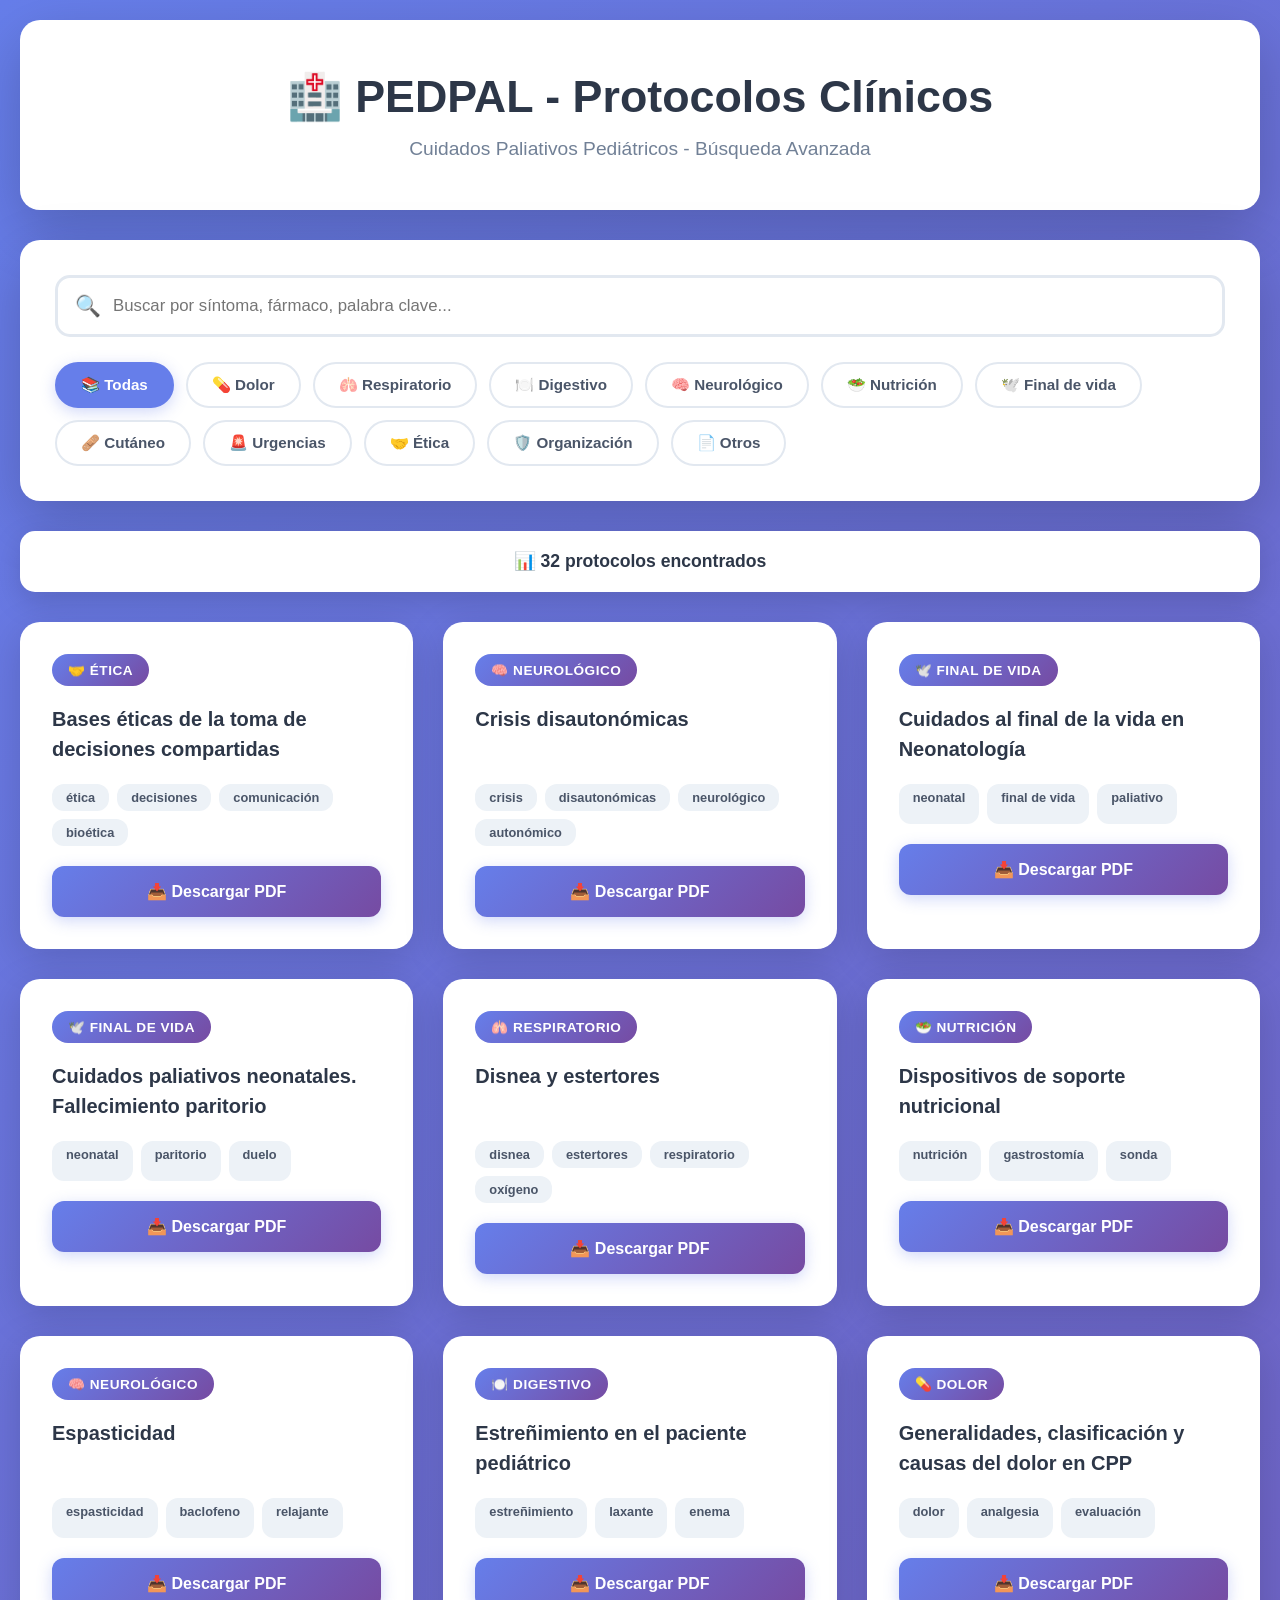
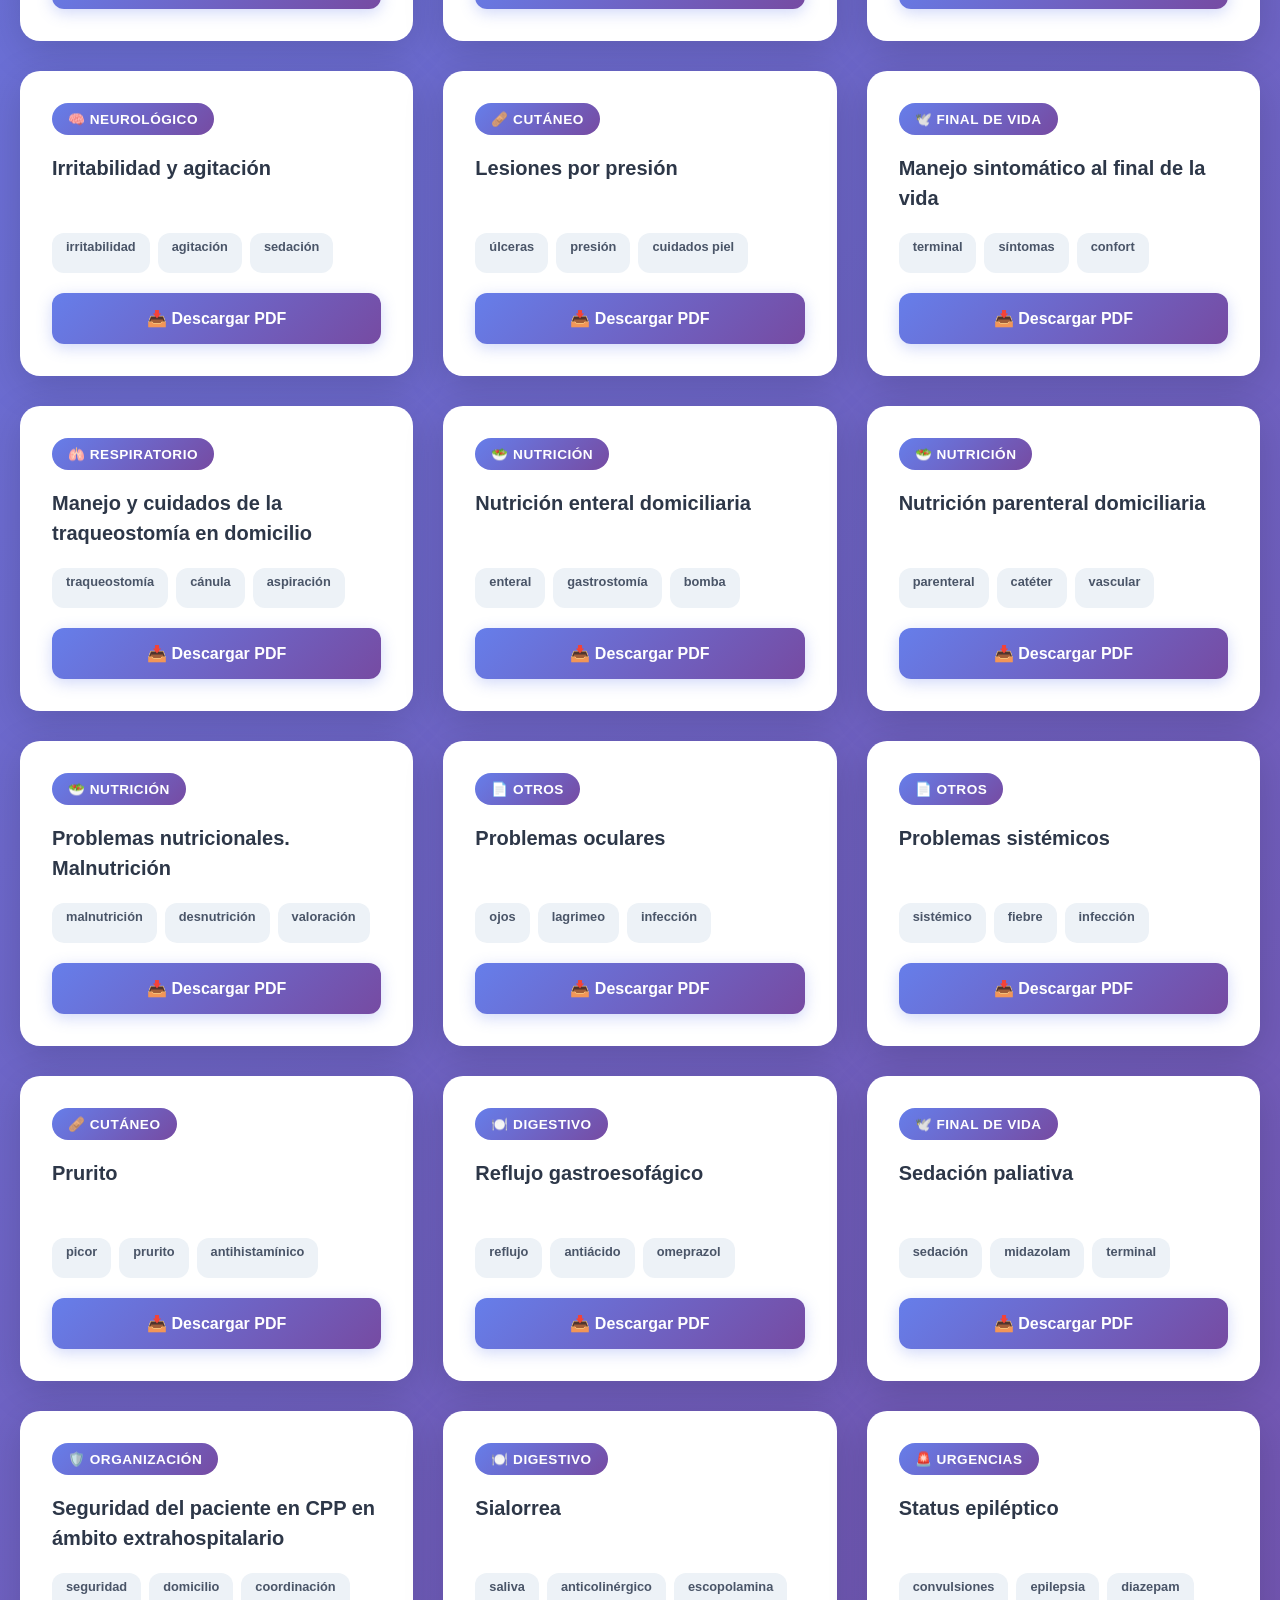
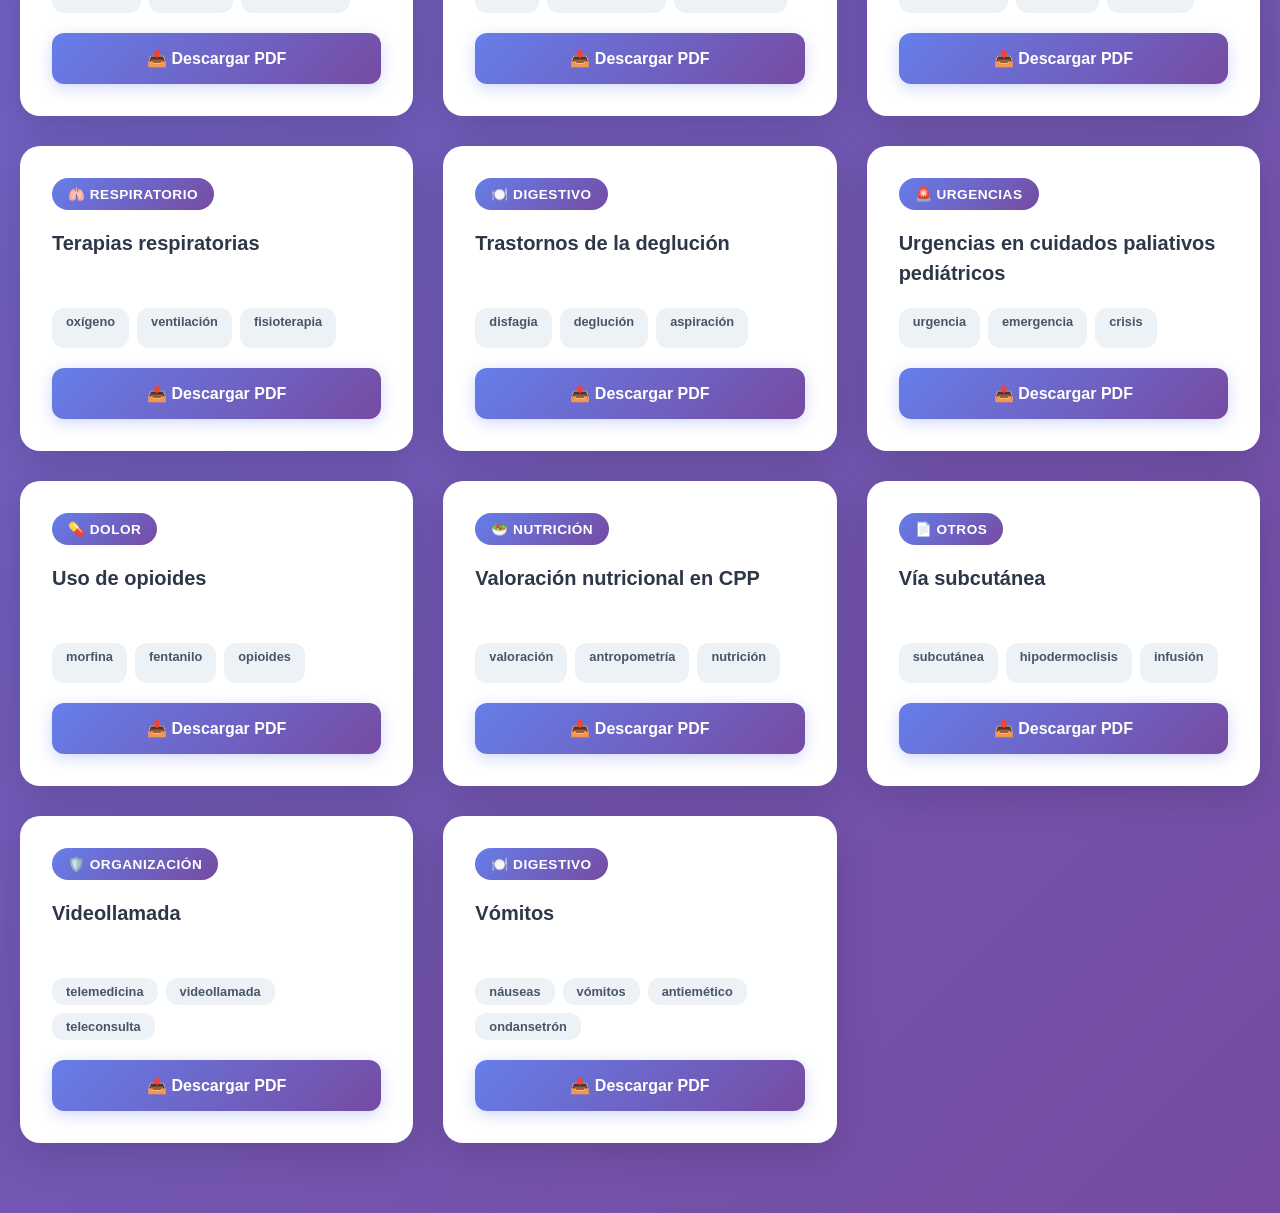
<file: index.html>
<!DOCTYPE html>
<html lang="es">
<head>
    <meta charset="UTF-8">
    <meta name="viewport" content="width=device-width, initial-scale=1.0">
    <title>🏥 PEDPAL - Protocolos Clínicos</title>
    <meta name="description" content="Biblioteca digital de protocolos clínicos de cuidados paliativos pediátricos con búsqueda avanzada">
    <style>
        * { margin: 0; padding: 0; box-sizing: border-box; }
        body {
            font-family: -apple-system, BlinkMacSystemFont, 'Segoe UI', Roboto, 'Helvetica Neue', Arial, sans-serif;
            background: linear-gradient(135deg, #667eea 0%, #764ba2 100%);
            min-height: 100vh;
            padding: 20px;
        }
        .container { max-width: 1400px; margin: 0 auto; }
        .header {
            background: white;
            border-radius: 20px;
            padding: 50px 30px;
            margin-bottom: 30px;
            box-shadow: 0 20px 60px rgba(0,0,0,0.2);
            text-align: center;
        }
        h1 { font-size: 2.8rem; color: #2d3748; margin-bottom: 15px; font-weight: 800; }
        .subtitle { color: #718096; font-size: 1.2rem; font-weight: 500; }
        .search-container {
            background: white;
            border-radius: 20px;
            padding: 35px;
            margin-bottom: 30px;
            box-shadow: 0 20px 60px rgba(0,0,0,0.2);
        }
        .search-box { position: relative; margin-bottom: 25px; }
        .search-icon {
            position: absolute;
            left: 20px;
            top: 50%;
            transform: translateY(-50%);
            font-size: 1.3rem;
            color: #718096;
        }
        #searchInput {
            width: 100%;
            padding: 18px 20px 18px 55px;
            font-size: 1.05rem;
            border: 3px solid #e2e8f0;
            border-radius: 15px;
            transition: all 0.3s ease;
            font-family: inherit;
        }
        #searchInput:focus {
            outline: none;
            border-color: #667eea;
            box-shadow: 0 0 0 4px rgba(102, 126, 234, 0.1);
        }
        .filter-group {
            display: flex;
            gap: 12px;
            flex-wrap: wrap;
            margin-top: 20px;
        }
        .filter-btn {
            padding: 12px 24px;
            border: 2px solid #e2e8f0;
            border-radius: 25px;
            background: white;
            cursor: pointer;
            transition: all 0.3s ease;
            font-size: 0.95rem;
            font-weight: 600;
            color: #4a5568;
        }
        .filter-btn:hover { background: #f7fafc; transform: translateY(-2px); }
        .filter-btn.active {
            background: #667eea;
            color: white;
            border-color: #667eea;
            box-shadow: 0 4px 15px rgba(102, 126, 234, 0.3);
        }
        .stats {
            background: white;
            border-radius: 15px;
            padding: 20px 30px;
            margin-bottom: 30px;
            text-align: center;
            font-weight: 700;
            font-size: 1.1rem;
            color: #2d3748;
            box-shadow: 0 10px 30px rgba(0,0,0,0.15);
        }
        .protocols-grid {
            display: grid;
            grid-template-columns: repeat(auto-fill, minmax(380px, 1fr));
            gap: 30px;
            margin-bottom: 50px;
        }
        .protocol-card {
            background: white;
            border-radius: 20px;
            padding: 30px;
            box-shadow: 0 10px 40px rgba(0,0,0,0.15);
            transition: all 0.4s cubic-bezier(0.175, 0.885, 0.32, 1.275);
            border: 2px solid transparent;
        }
        .protocol-card:hover {
            transform: translateY(-8px) scale(1.02);
            box-shadow: 0 20px 60px rgba(0,0,0,0.25);
            border-color: #667eea;
        }
        .card-header {
            display: flex;
            justify-content: space-between;
            align-items: center;
            margin-bottom: 18px;
            gap: 10px;
        }
        .category-badge {
            background: linear-gradient(135deg, #667eea 0%, #764ba2 100%);
            color: white;
            padding: 8px 16px;
            border-radius: 20px;
            font-size: 0.85rem;
            font-weight: 700;
            text-transform: uppercase;
            letter-spacing: 0.5px;
            flex-shrink: 0;
        }
        .card-title {
            font-size: 1.25rem;
            color: #2d3748;
            margin-bottom: 20px;
            line-height: 1.5;
            font-weight: 700;
            min-height: 60px;
        }
        .keywords {
            display: flex;
            flex-wrap: wrap;
            gap: 8px;
            margin-bottom: 20px;
            min-height: 40px;
        }
        .keyword-tag {
            background: #edf2f7;
            color: #4a5568;
            padding: 6px 14px;
            border-radius: 12px;
            font-size: 0.8rem;
            font-weight: 600;
        }
        .btn-download {
            display: block;
            width: 100%;
            padding: 16px 24px;
            background: linear-gradient(135deg, #667eea 0%, #764ba2 100%);
            color: white;
            text-align: center;
            border-radius: 12px;
            text-decoration: none;
            font-weight: 700;
            font-size: 1rem;
            transition: all 0.3s ease;
            box-shadow: 0 4px 15px rgba(102, 126, 234, 0.3);
        }
        .btn-download:hover {
            transform: translateY(-2px);
            box-shadow: 0 8px 25px rgba(102, 126, 234, 0.4);
        }
        .no-results {
            text-align: center;
            padding: 80px 30px;
            background: white;
            border-radius: 20px;
            box-shadow: 0 10px 40px rgba(0,0,0,0.15);
        }
        .no-results p {
            font-size: 1.4rem;
            color: #718096;
            margin-bottom: 25px;
            font-weight: 600;
        }
        @media (max-width: 768px) {
            h1 { font-size: 2rem; }
            .protocols-grid { grid-template-columns: 1fr; }
            .filter-btn { font-size: 0.85rem; padding: 10px 18px; }
        }
    </style>
</head>
<body>
    <div class="container">
        <div class="header">
            <h1>🏥 PEDPAL - Protocolos Clínicos</h1>
            <p class="subtitle">Cuidados Paliativos Pediátricos - Búsqueda Avanzada</p>
        </div>

        <div class="search-container">
            <div class="search-box">
                <span class="search-icon">🔍</span>
                <input 
                    type="text" 
                    id="searchInput" 
                    placeholder="Buscar por síntoma, fármaco, palabra clave..."
                    autocomplete="off"
                >
            </div>
            <div class="filter-group" id="filterGroup"></div>
        </div>

        <div class="stats" id="stats"></div>
        <div class="protocols-grid" id="protocolsGrid"></div>
        <div class="no-results" id="noResults" style="display:none;">
            <p>❌ No se encontraron protocolos</p>
        </div>
    </div>

    <script>
        const PROTOCOLS = [
            { id: 1, titulo: "Bases éticas de la toma de decisiones compartidas", categoria: "Ética", url: "https://pedpal.es/wp-content/uploads/2024/12/bases-eticas-de-la-toma-de-decisiones-compartidas.pdf", keywords: ["ética", "decisiones", "comunicación", "bioética"] },
            { id: 2, titulo: "Crisis disautonómicas", categoria: "Neurológico", url: "https://pedpal.es/wp-content/uploads/2024/12/crisis-disautonomicas.pdf", keywords: ["crisis", "disautonómicas", "neurológico", "autonómico"] },
            { id: 3, titulo: "Cuidados al final de la vida en Neonatología", categoria: "Final de vida", url: "https://pedpal.es/wp-content/uploads/2024/12/cuidados-al-final-de-la-vida-en-neonatologia.pdf", keywords: ["neonatal", "final de vida", "paliativo"] },
            { id: 4, titulo: "Cuidados paliativos neonatales. Fallecimiento paritorio", categoria: "Final de vida", url: "https://pedpal.es/wp-content/uploads/2024/12/cuidados-paliativos-neonatales-fallecimiento-paritorio.pdf", keywords: ["neonatal", "paritorio", "duelo"] },
            { id: 5, titulo: "Disnea y estertores", categoria: "Respiratorio", url: "https://pedpal.es/wp-content/uploads/2024/12/disnea-y-estertores.pdf", keywords: ["disnea", "estertores", "respiratorio", "oxígeno"] },
            { id: 6, titulo: "Dispositivos de soporte nutricional", categoria: "Nutrición", url: "https://pedpal.es/wp-content/uploads/2024/12/dispositivos-de-soporte-nutricional.pdf", keywords: ["nutrición", "gastrostomía", "sonda"] },
            { id: 7, titulo: "Espasticidad", categoria: "Neurológico", url: "https://pedpal.es/wp-content/uploads/2024/12/espasticidad.pdf", keywords: ["espasticidad", "baclofeno", "relajante"] },
            { id: 8, titulo: "Estreñimiento en el paciente pediátrico", categoria: "Digestivo", url: "https://pedpal.es/wp-content/uploads/2024/12/estrenimiento-en-el-paciente-pediatrico.pdf", keywords: ["estreñimiento", "laxante", "enema"] },
            { id: 9, titulo: "Generalidades, clasificación y causas del dolor en CPP", categoria: "Dolor", url: "https://pedpal.es/wp-content/uploads/2024/12/generalidades-clasificacion-y-causas-del-dolor-en-cpp.pdf", keywords: ["dolor", "analgesia", "evaluación"] },
            { id: 10, titulo: "Irritabilidad y agitación", categoria: "Neurológico", url: "https://pedpal.es/wp-content/uploads/2024/12/irritabilidad-y-agitacion.pdf", keywords: ["irritabilidad", "agitación", "sedación"] },
            { id: 11, titulo: "Lesiones por presión", categoria: "Cutáneo", url: "https://pedpal.es/wp-content/uploads/2024/12/lesiones-por-presion.pdf", keywords: ["úlceras", "presión", "cuidados piel"] },
            { id: 12, titulo: "Manejo sintomático al final de la vida", categoria: "Final de vida", url: "https://pedpal.es/wp-content/uploads/2024/12/manejo-sintomatico-al-final-de-la-vida.pdf", keywords: ["terminal", "síntomas", "confort"] },
            { id: 13, titulo: "Manejo y cuidados de la traqueostomía en domicilio", categoria: "Respiratorio", url: "https://pedpal.es/wp-content/uploads/2024/12/manejo-y-cuidados-de-la-traqueostomia-en-domicilio.pdf", keywords: ["traqueostomía", "cánula", "aspiración"] },
            { id: 14, titulo: "Nutrición enteral domiciliaria", categoria: "Nutrición", url: "https://pedpal.es/wp-content/uploads/2024/12/nutricion-enteral-domiciliaria.pdf", keywords: ["enteral", "gastrostomía", "bomba"] },
            { id: 15, titulo: "Nutrición parenteral domiciliaria", categoria: "Nutrición", url: "https://pedpal.es/wp-content/uploads/2024/12/nutricion-parenteral-domiciliaria.pdf", keywords: ["parenteral", "catéter", "vascular"] },
            { id: 16, titulo: "Problemas nutricionales. Malnutrición", categoria: "Nutrición", url: "https://pedpal.es/wp-content/uploads/2024/12/problemas-nutricionales-malnutricion.pdf", keywords: ["malnutrición", "desnutrición", "valoración"] },
            { id: 17, titulo: "Problemas oculares", categoria: "Otros", url: "https://pedpal.es/wp-content/uploads/2024/12/problemas-oculares.pdf", keywords: ["ojos", "lagrimeo", "infección"] },
            { id: 18, titulo: "Problemas sistémicos", categoria: "Otros", url: "https://pedpal.es/wp-content/uploads/2024/12/problemas-sistemicos.pdf", keywords: ["sistémico", "fiebre", "infección"] },
            { id: 19, titulo: "Prurito", categoria: "Cutáneo", url: "https://pedpal.es/wp-content/uploads/2024/12/prurito.pdf", keywords: ["picor", "prurito", "antihistamínico"] },
            { id: 20, titulo: "Reflujo gastroesofágico", categoria: "Digestivo", url: "https://pedpal.es/wp-content/uploads/2024/12/reflujo-gastroesofagico.pdf", keywords: ["reflujo", "antiácido", "omeprazol"] },
            { id: 21, titulo: "Sedación paliativa", categoria: "Final de vida", url: "https://pedpal.es/wp-content/uploads/2024/12/sedacion-paliativa.pdf", keywords: ["sedación", "midazolam", "terminal"] },
            { id: 22, titulo: "Seguridad del paciente en CPP en ámbito extrahospitalario", categoria: "Organización", url: "https://pedpal.es/wp-content/uploads/2024/12/seguridad-del-paciente-en-cpp-en-ambito-extrahospitalario.pdf", keywords: ["seguridad", "domicilio", "coordinación"] },
            { id: 23, titulo: "Sialorrea", categoria: "Digestivo", url: "https://pedpal.es/wp-content/uploads/2024/12/sialorrea.pdf", keywords: ["saliva", "anticolinérgico", "escopolamina"] },
            { id: 24, titulo: "Status epiléptico", categoria: "Urgencias", url: "https://pedpal.es/wp-content/uploads/2024/12/status-epileptico.pdf", keywords: ["convulsiones", "epilepsia", "diazepam"] },
            { id: 25, titulo: "Terapias respiratorias", categoria: "Respiratorio", url: "https://pedpal.es/wp-content/uploads/2024/12/terapias-respiratorias.pdf", keywords: ["oxígeno", "ventilación", "fisioterapia"] },
            { id: 26, titulo: "Trastornos de la deglución", categoria: "Digestivo", url: "https://pedpal.es/wp-content/uploads/2024/12/trastornos-de-la-deglucion.pdf", keywords: ["disfagia", "deglución", "aspiración"] },
            { id: 27, titulo: "Urgencias en cuidados paliativos pediátricos", categoria: "Urgencias", url: "https://pedpal.es/wp-content/uploads/2024/12/urgencias-en-cuidados-paliativos.pdf", keywords: ["urgencia", "emergencia", "crisis"] },
            { id: 28, titulo: "Uso de opioides", categoria: "Dolor", url: "https://pedpal.es/wp-content/uploads/2024/12/uso-de-opioides.pdf", keywords: ["morfina", "fentanilo", "opioides"] },
            { id: 29, titulo: "Valoración nutricional en CPP", categoria: "Nutrición", url: "https://pedpal.es/wp-content/uploads/2024/12/valoracion-nutricional.pdf", keywords: ["valoración", "antropometría", "nutrición"] },
            { id: 30, titulo: "Vía subcutánea", categoria: "Otros", url: "https://pedpal.es/wp-content/uploads/2024/12/via-subcutanea.pdf", keywords: ["subcutánea", "hipodermoclisis", "infusión"] },
            { id: 31, titulo: "Videollamada", categoria: "Organización", url: "https://pedpal.es/wp-content/uploads/2024/12/videollamada.pdf", keywords: ["telemedicina", "videollamada", "teleconsulta"] },
            { id: 32, titulo: "Vómitos", categoria: "Digestivo", url: "https://pedpal.es/wp-content/uploads/2024/12/vomitos.pdf", keywords: ["náuseas", "vómitos", "antiemético", "ondansetrón"] }
        ];

        const CATEGORIES = {
            'Todas': '📚',
            'Dolor': '💊',
            'Respiratorio': '🫁',
            'Digestivo': '🍽️',
            'Neurológico': '🧠',
            'Nutrición': '🥗',
            'Final de vida': '🕊️',
            'Cutáneo': '🩹',
            'Urgencias': '🚨',
            'Ética': '🤝',
            'Organización': '🛡️',
            'Otros': '📄'
        };

        let currentCategory = 'Todas';
        let searchTerm = '';

        function initApp() {
            renderFilterButtons();
            renderProtocols();
            setupEventListeners();
        }

        function setupEventListeners() {
            document.getElementById('searchInput').addEventListener('input', (e) => {
                searchTerm = e.target.value.toLowerCase();
                renderProtocols();
            });
        }

        function renderFilterButtons() {
            const filterGroup = document.getElementById('filterGroup');
            Object.keys(CATEGORIES).forEach(category => {
                const btn = document.createElement('button');
                btn.className = `filter-btn ${category === 'Todas' ? 'active' : ''}`;
                btn.textContent = `${CATEGORIES[category]} ${category}`;
                btn.onclick = () => filterByCategory(category);
                filterGroup.appendChild(btn);
            });
        }

        function filterByCategory(category) {
            currentCategory = category;
            document.querySelectorAll('.filter-btn').forEach(btn => {
                btn.classList.toggle('active', btn.textContent.includes(category));
            });
            renderProtocols();
        }

        function renderProtocols() {
            const filtered = PROTOCOLS.filter(p => {
                const matchesCategory = currentCategory === 'Todas' || p.categoria === currentCategory;
                const matchesSearch = !searchTerm || 
                    p.titulo.toLowerCase().includes(searchTerm) ||
                    p.keywords.some(k => k.toLowerCase().includes(searchTerm)) ||
                    p.categoria.toLowerCase().includes(searchTerm);
                return matchesCategory && matchesSearch;
            });

            document.getElementById('stats').textContent = 
                `📊 ${filtered.length} protocolo${filtered.length !== 1 ? 's' : ''} encontrado${filtered.length !== 1 ? 's' : ''}`;

            const grid = document.getElementById('protocolsGrid');
            const noResults = document.getElementById('noResults');

            if (filtered.length === 0) {
                grid.style.display = 'none';
                noResults.style.display = 'block';
                return;
            }

            grid.style.display = 'grid';
            noResults.style.display = 'none';
            grid.innerHTML = filtered.map(p => `
                <div class="protocol-card">
                    <div class="card-header">
                        <span class="category-badge">${CATEGORIES[p.categoria]} ${p.categoria}</span>
                    </div>
                    <h3 class="card-title">${p.titulo}</h3>
                    <div class="keywords">
                        ${p.keywords.slice(0, 4).map(k => `<span class="keyword-tag">${k}</span>`).join('')}
                    </div>
                    <a href="${p.url}" target="_blank" rel="noopener noreferrer" class="btn-download">
                        📥 Descargar PDF
                    </a>
                </div>
            `).join('');
        }

        initApp();
    </script>
</body>
</html>
</file>
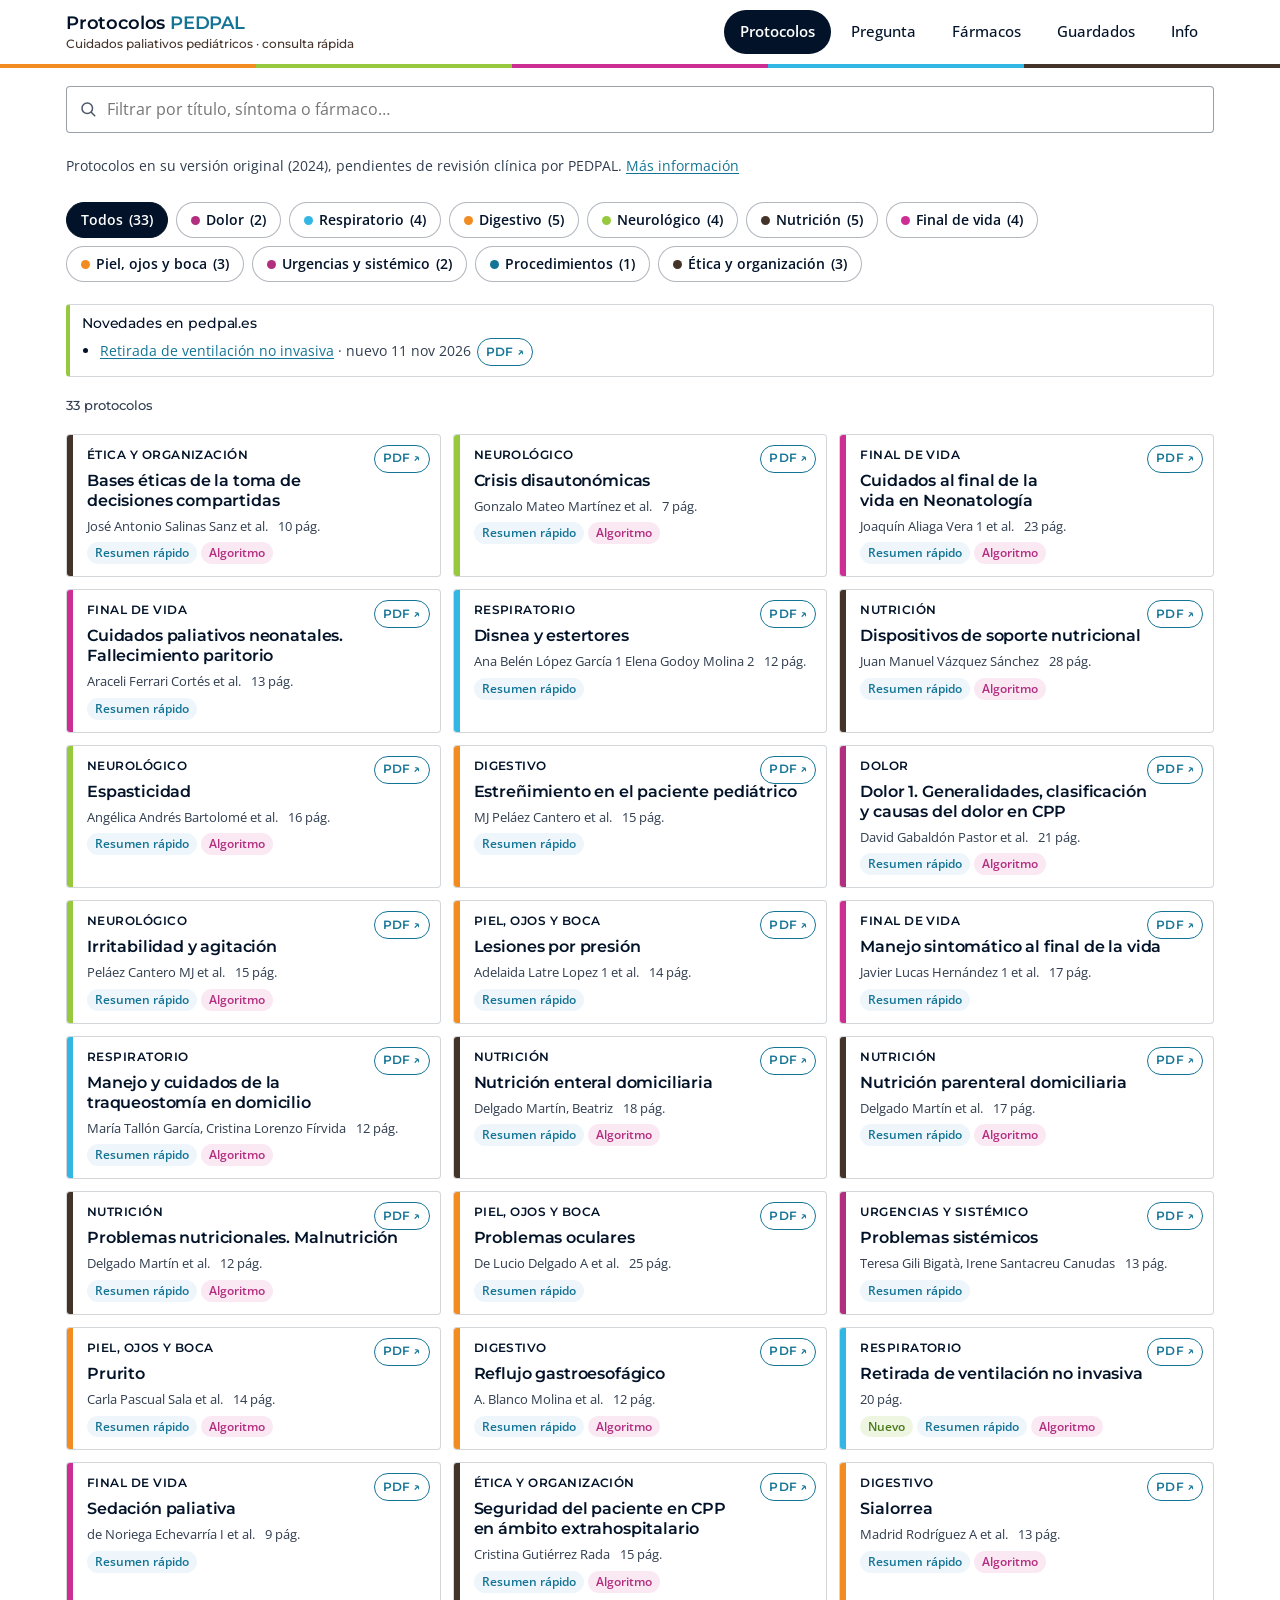
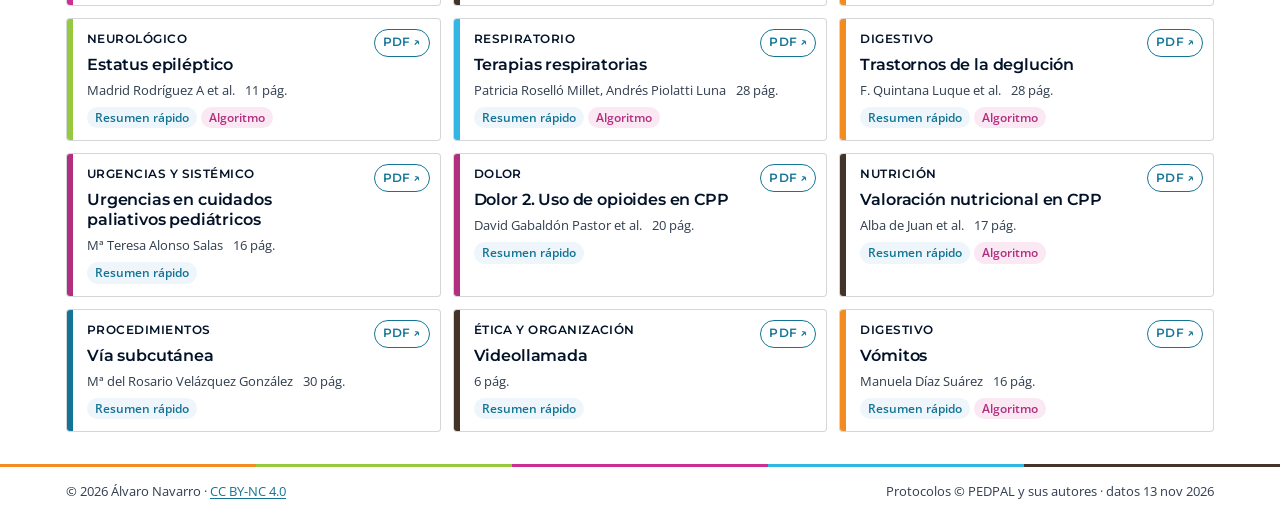
<file: docs/index.html>
<!doctype html>
<html lang="es">
<head>
<meta charset="utf-8">
<meta name="viewport" content="width=device-width, initial-scale=1, viewport-fit=cover">
<title>Protocolos PEDPAL</title>
<meta name="theme-color" content="#ffffff">
<meta name="color-scheme" content="light">
<meta name="description" content="Protocolos clínicos de la Sociedad Española de Cuidados Paliativos Pediátricos (PEDPAL) en formato tarjeta: buscador, fármacos y consulta sin conexión.">
<meta name="author" content="Álvaro Navarro Mingorance">
<meta name="referrer" content="no-referrer">
<meta name="apple-mobile-web-app-capable" content="yes">
<meta name="mobile-web-app-capable" content="yes">
<meta name="apple-mobile-web-app-status-bar-style" content="default">
<meta name="apple-mobile-web-app-title" content="Protocolos PEDPAL">
<meta name="application-name" content="Protocolos PEDPAL">
<link rel="manifest" href="./manifest.webmanifest">
<link rel="icon" href="./icon.svg" type="image/svg+xml">
<link rel="apple-touch-icon" href="./apple-touch-icon.png">
<link rel="preconnect" href="https://fonts.googleapis.com">
<link rel="preconnect" href="https://fonts.gstatic.com" crossorigin>
<link rel="stylesheet" href="./pedpal.css">
<link rel="stylesheet" href="./app.css">
<link rel="stylesheet" href="./doc.css">
</head>
<body>

<header class="top">
  <div class="wrap bar">
    <a class="brand" href="#protocolos" data-nav="protocolos" aria-label="Inicio Protocolos PEDPAL">
      <h1>Protocolos <span>PEDPAL</span></h1>
      <p>Cuidados paliativos pediátricos · consulta rápida</p>
    </a>
    <nav class="top-tabs" aria-label="Secciones">
      <ul role="tablist">
        <li><button role="tab" id="t-protocolos" aria-controls="protocolos" aria-selected="true">Protocolos</button></li>
        <li><button role="tab" id="t-pregunta" aria-controls="pregunta" aria-selected="false">Pregunta</button></li>
        <li><button role="tab" id="t-farmacos" aria-controls="farmacos" aria-selected="false">Fármacos</button></li>
        <li><button role="tab" id="t-guardados" aria-controls="guardados" aria-selected="false">Guardados</button></li>
        <li><button role="tab" id="t-info" aria-controls="info" aria-selected="false">Info</button></li>
      </ul>
    </nav>
  </div>
  <div class="franja" aria-hidden="true"><i></i><i></i><i></i><i></i><i></i></div>
</header>

<main class="wrap" id="main">

<!-- ================= PROTOCOLOS ================= -->
<section class="panel" id="protocolos" role="tabpanel" aria-labelledby="t-protocolos">
  <div class="searchbar">
    <label class="sr-only" for="q-protocolos">Filtrar protocolos</label>
    <input type="search" id="q-protocolos" placeholder="Filtrar por título, síntoma o fármaco…" autocomplete="off" enterkeyhint="search">
    <button type="button" class="clear" id="q-protocolos-clear" aria-label="Borrar filtro" hidden>&times;</button>
  </div>
  <p class="small estado-prot">Protocolos en su versión original (2024), pendientes de revisión clínica por PEDPAL. <a href="#info">Más información</a></p>
  <div class="chips" id="area-chips" role="group" aria-label="Áreas clínicas"></div>
  <div id="novedades" hidden></div>
  <div class="count" id="protocolos-count" aria-live="polite"></div>
  <div class="cards" id="protocolos-grid"></div>
  <p class="empty" id="protocolos-empty" hidden>Ningún protocolo coincide. Prueba en <a href="#pregunta" data-nav="pregunta">Pregunta</a>, que busca dentro del texto completo.</p>
</section>

<!-- ================= PREGUNTA ================= -->
<section class="panel" id="pregunta" role="tabpanel" aria-labelledby="t-pregunta" hidden>
  <div class="lede">
    <h2>Pregunta a los protocolos</h2>
    <p>Busca dentro del texto completo de los protocolos PEDPAL. La búsqueda se hace en su dispositivo y funciona sin conexión. Solo si activa la respuesta con IA (opcional), la pregunta y los pasajes encontrados se envían al proveedor que usted elija: no escriba datos de pacientes.</p>
  </div>
  <form class="searchbar big" id="q-form" role="search">
    <label class="sr-only" for="q-pregunta">Pregunta</label>
    <input type="search" id="q-pregunta" placeholder="p. ej. dosis de glicopirrolato en sialorrea" autocomplete="off" enterkeyhint="search">
    <button type="submit" class="btn btn-primary" aria-label="Buscar">Buscar</button>
  </form>
  <div class="chips examples" id="q-examples" aria-label="Ejemplos">
    <button type="button" data-q="dosis de midazolam en estatus epiléptico">midazolam en estatus</button>
    <button type="button" data-q="rescate morfina dolor irruptivo">rescate de morfina</button>
    <button type="button" data-q="estertores final de vida hioscina">estertores</button>
    <button type="button" data-q="parche de escopolamina sialorrea">parche escopolamina</button>
    <button type="button" data-q="laxantes estreñimiento por opioides">estreñimiento por opioides</button>
    <button type="button" data-q="sedación paliativa fármacos de elección">sedación paliativa</button>
  </div>
  <div id="q-status" class="count" aria-live="polite"></div>
  <div id="q-ai" hidden></div>
  <div id="q-results" class="results"></div>
  <details class="box flat ai-settings" id="ai-settings">
    <summary>Respuesta redactada con IA (opcional, con clave propia)</summary>
    <p class="small">Puede pedir que un modelo de IA redacte una respuesta <strong>solo a partir de los pasajes recuperados</strong>, citándolos. Hay proveedores de pago, con plan gratuito y de modelos abiertos, e incluso la opción de un modelo local en su ordenador. La clave se guarda únicamente en este dispositivo y las peticiones van directas de su navegador al proveedor; PEDPAL no tiene coste ni acceso. No guarde la clave en un equipo compartido o del hospital (use «Olvidar clave» al terminar). Sin clave, la búsqueda funciona igual. <a id="ai-help" href="#info-ia">Cómo conseguir una clave →</a></p>
    <div class="row">
      <div class="field"><label for="ai-prov">Proveedor</label><select id="ai-prov"></select></div>
    </div>
    <div class="row" id="ai-key-row">
      <div class="field"><label for="ai-key">Clave API</label><input type="password" id="ai-key" autocomplete="off" spellcheck="false"></div>
    </div>
    <div class="row" id="ai-base-row" hidden>
      <div class="field"><label for="ai-base">Dirección del servidor local</label><input type="url" id="ai-base" autocomplete="off" spellcheck="false" placeholder="http://localhost:11434/v1"></div>
    </div>
    <div class="row" id="ai-model-sel-row" hidden>
      <div class="field"><label for="ai-model-sel">Modelo disponible</label><select id="ai-model-sel"></select></div>
    </div>
    <div class="row">
      <div class="field"><label for="ai-model">Modelo</label><input type="text" id="ai-model" list="ai-model-list" autocomplete="off" spellcheck="false"><datalist id="ai-model-list"></datalist></div>
    </div>
    <div class="actions"><button type="button" class="btn btn-outline" id="ai-load">Cargar modelos</button><button type="button" class="btn btn-outline" id="ai-test">Probar conexión</button></div>
    <p class="small" id="ai-status" aria-live="polite"></p>
    <div class="actions"><button type="button" class="btn btn-primary" id="ai-save">Guardar en este dispositivo</button><button type="button" class="btn btn-outline" id="ai-forget">Olvidar clave</button></div>
  </details>
</section>

<!-- ================= FÁRMACOS ================= -->
<section class="panel" id="farmacos" role="tabpanel" aria-labelledby="t-farmacos" hidden>
  <div class="lede">
    <h2>Vademécum PEDPAL y fármacos</h2>
    <p>Para cada fármaco: las pautas del <strong>Vademécum PEDPAL</strong>, extraídas mediante IA de los protocolos PEDPAL (pendientes de revisión por PEDPAL; las cifras se comprueban automáticamente contra el texto del protocolo), y los pasajes de los protocolos donde se menciona. Verifique siempre la dosis en el protocolo original y en la ficha técnica.</p>
  </div>
  <div class="searchbar">
    <label class="sr-only" for="q-farmacos">Buscar fármaco</label>
    <input type="search" id="q-farmacos" placeholder="Buscar fármaco (morfina, hioscina, macrogol…)" autocomplete="off">
  </div>
  <div class="count" id="farmacos-count" aria-live="polite"></div>
  <ul class="druglist" id="farmacos-list"></ul>
</section>

<!-- ================= GUARDADOS ================= -->
<section class="panel" id="guardados" role="tabpanel" aria-labelledby="t-guardados" hidden>
  <div class="lede">
    <h2>Guardados y recientes</h2>
    <p>Tus protocolos marcados con <span class="ic-inline" aria-hidden="true">★</span> y los últimos consultados. Se guardan solo en este dispositivo.</p>
  </div>
  <h3 class="h-sub">Guardados</h3>
  <div class="cards" id="fav-grid"></div>
  <p class="empty" id="fav-empty">Aún no has guardado ningún protocolo. Abre uno y pulsa «Guardar».</p>
  <h3 class="h-sub">Recientes</h3>
  <div class="cards" id="recent-grid"></div>
  <p class="empty" id="recent-empty">Aquí aparecerán los últimos protocolos que consultes.</p>
</section>

<!-- ================= INFO ================= -->
<section class="panel" id="info" role="tabpanel" aria-labelledby="t-info" hidden>
  <div class="lede">
    <h2>Acerca de esta app</h2>
    <p>Protocolos clínicos publicados por la <a href="https://pedpal.es/protocolos/" target="_blank" rel="noopener">Sociedad Española de Cuidados Paliativos Pediátricos (PEDPAL)</a>, presentados en tarjetas para consulta rápida en el móvil.</p>
  </div>
  <div class="box">
    <h3>Datos</h3>
    <dl class="kv" id="info-datos"></dl>
    <div class="actions">
      <button type="button" class="btn btn-outline" id="btn-check-update">Comprobar actualizaciones</button>
      <a class="btn btn-outline" href="https://pedpal.es/protocolos/" target="_blank" rel="noopener">Ver en pedpal.es</a>
    </div>
    <p class="small">La app se sincroniza cada semana con pedpal.es: los protocolos nuevos o modificados aparecen automáticamente con la etiqueta «Nuevo» o «Actualizado».</p>
  </div>
  <div class="box">
    <h3>Instalar en el móvil</h3>
    <ul class="plain">
      <li><strong>Android (Chrome):</strong> menú ⋮ → «Instalar app» o «Añadir a la pantalla de inicio».</li>
      <li><strong>iPhone / iPad (Safari):</strong> botón Compartir → «Añadir a pantalla de inicio».</li>
    </ul>
    <p class="small">Tras la primera carga, los protocolos quedan guardados y se pueden consultar sin conexión.</p>
  </div>
  <div class="box">
    <h3>Cómo se genera el contenido</h3>
    <ul class="plain">
      <li><strong>Texto, tablas y figuras:</strong> idénticos a los protocolos publicados por PEDPAL. En 2026 se han maquetado de nuevo con la identidad de PEDPAL <strong>sin cambiar su contenido</strong>, que corresponde a la versión original (2024) y está pendiente de revisión clínica. Si PEDPAL publica un PDF nuevo antes de que se incorpore, ese protocolo se muestra con extracción automática y se indica en su ficha.</li>
      <li><strong>Resumen rápido y banderas rojas:</strong> generados con IA a partir del texto del propio protocolo. Cada punto lleva la cita literal de la que procede y enlaza a su página. Un programa comprueba que la cita es literal y que las cifras coinciden, y dos revisores IA independientes comprueban que el punto dice lo mismo que la cita: esos puntos se muestran como «citas verificadas automáticamente». Los que no se han podido verificar se marcan «sin verificar». Cuando una persona de PEDPAL los valida, pasan a «Revisado por PEDPAL». Úselos como índice, no como fuente.</li>
      <li><strong>Algoritmos:</strong> cuando el protocolo incluye su propio algoritmo, se muestra la figura original, sin reinterpretarla; si la figura no coincide con el texto del protocolo, se avisa. Solo cuando no hay figura se ofrece un algoritmo resumido a partir del texto, con cita por paso.</li>
      <li><strong>Fármacos del protocolo:</strong> pautas del Vademécum PEDPAL correspondientes a ese protocolo.</li>
      <li><strong>Vademécum PEDPAL:</strong> pautas de cada fármaco extraídas mediante IA de los protocolos. Se comprueba automáticamente que la cita es literal y que sus cifras están en el protocolo (se descarta la pauta que no lo cumple); cuando la dosis se ha reconstruido a partir de varias celdas de una tabla, se indica. Cada pauta muestra su página y su texto literal, y si está revisada por PEDPAL.</li>
      <li><strong>Búsqueda:</strong> índice local (BM25 con sinónimos clínicos), en su dispositivo. Solo la respuesta con IA, si usted la activa, se comunica con un servidor externo.</li>
    </ul>
  </div>
  <div class="box" id="info-ia">
    <h3>Respuestas con IA: cómo configurar su clave</h3>
    <p class="small">La búsqueda de la pestaña «Pregunta» funciona siempre sin IA y sin conexión. Si además desea una respuesta redactada, necesita una clave de API propia de algún proveedor. La app envía su pregunta y los pasajes de los protocolos encontrados; <strong>no escriba nunca datos de pacientes</strong>. La clave se guarda solo en este dispositivo: no la guarde en equipos compartidos o del hospital y use «Olvidar clave» al terminar.</p>
    <p class="small">Pasos comunes: 1) cree la clave en la web del proveedor; 2) en «Pregunta» → «Respuesta redactada con IA», elija el proveedor y pegue la clave; 3) pulse «Cargar modelos», elija uno y «Probar conexión»; 4) «Guardar en este dispositivo».</p>
    <details id="info-ia-anthropic"><summary><strong>Anthropic (Claude)</strong> · de pago, la opción más fiable</summary>
      <ol class="small"><li>Entre en <a href="https://platform.claude.com/" target="_blank" rel="noopener">platform.claude.com</a> y cree una cuenta.</li><li>Añada saldo en «Billing» (pago por uso; una consulta cuesta céntimos o menos). Recomendamos fijar un límite mensual de gasto.</li><li>En «API keys», «Create key»; copie la clave (empieza por <code>sk-ant-</code>).</li><li>Modelo recomendado: <code>claude-haiku-5-5</code> (rápido y económico) o <code>claude-sonnet-5-5</code>.</li></ol></details>
    <details id="info-ia-gemini"><summary><strong>Google Gemini</strong> · con plan gratuito</summary>
      <ol class="small"><li>Entre en <a href="https://aistudio.google.com/" target="_blank" rel="noopener">Google AI Studio</a> con una cuenta de Google.</li><li>Pulse «Get API key» → «Create API key»; copie la clave (empieza por <code>AIza</code>).</li><li>Pulse «Cargar modelos» y elija un modelo «flash».</li></ol>
      <p class="small callout warn">En el plan gratuito, Google puede usar lo que se envía para mejorar sus productos, y puede revisarlo personal humano. Es aceptable para preguntas sobre los protocolos, nunca para datos de pacientes.</p></details>
    <details id="info-ia-groq"><summary><strong>Groq</strong> · modelos abiertos, con plan gratuito</summary>
      <ol class="small"><li>Entre en <a href="https://console.groq.com/" target="_blank" rel="noopener">console.groq.com</a> y cree una cuenta.</li><li>En «API Keys», «Create API Key»; copie la clave (empieza por <code>gsk_</code>).</li><li>Modelo sugerido: <code>openai/gpt-oss-120b</code> (abierto). El plan gratuito tiene un límite diario de consultas.</li></ol>
      <p class="small callout warn">Revise las condiciones de uso de datos del plan gratuito. Nunca datos de pacientes.</p></details>
    <details id="info-ia-openrouter"><summary><strong>OpenRouter</strong> · muchos modelos abiertos gratuitos</summary>
      <ol class="small"><li>Entre en <a href="https://openrouter.ai/" target="_blank" rel="noopener">openrouter.ai</a> y cree una cuenta.</li><li>En «Keys», «Create Key»; copie la clave (empieza por <code>sk-or-</code>).</li><li>Pulse «Cargar modelos»: la app muestra solo los gratuitos (terminan en <code>:free</code>). Sin saldo hay un límite pequeño de consultas al día.</li></ol>
      <p class="small callout warn">Algunos proveedores de modelos gratuitos pueden conservar o usar las peticiones para entrenar; revise sus condiciones. Nunca datos de pacientes.</p></details>
    <details id="info-ia-mistral"><summary><strong>Mistral AI</strong> · europeo, con plan gratuito de pruebas</summary>
      <ol class="small"><li>Entre en <a href="https://console.mistral.ai/" target="_blank" rel="noopener">console.mistral.ai</a> y cree una cuenta; elija el plan gratuito de pruebas.</li><li>En «API keys», cree una clave y cópiela.</li><li>Modelo sugerido: <code>mistral-small-latest</code>.</li></ol>
      <p class="small callout warn">En el plan gratuito de pruebas, los datos pueden usarse para mejorar los modelos; revise sus condiciones. Nunca datos de pacientes.</p></details>
    <details id="info-ia-local"><summary><strong>Modelo local (Ollama o LM Studio)</strong> · gratis y privado, solo en ordenador</summary>
      <p class="small callout warn">Opción para usuarios con algo de experiencia informática o con ayuda técnica. Los modelos locales pequeños cometen más errores que los grandes: úselo para pruebas y compruebe siempre en el protocolo.</p>
      <ol class="small"><li>Instale <a href="https://ollama.com/" target="_blank" rel="noopener">Ollama</a> (Windows, Mac o Linux) y descargue un modelo; en una ventana de terminal: <code>ollama pull qwen3.5:9b</code> (si el ordenador va justo, <code>qwen3.5:4b</code>).</li>
        <li>Autorice a esta web a usar su modelo (solo una vez). Copie la dirección de la app: <code class="origen-app">https://anavarromingo-cmyk.github.io</code>
          <ul><li><strong>Windows:</strong> Configuración → Sistema → Información → «Configuración avanzada del sistema» → «Variables de entorno» → Nueva variable de usuario: nombre <code>OLLAMA_ORIGINS</code>, valor la dirección copiada. Cierre Ollama desde la bandeja del sistema y vuelva a abrirlo.</li>
          <li><strong>Mac:</strong> en Terminal, <code>launchctl setenv OLLAMA_ORIGINS "<span class="origen-app">https://anavarromingo-cmyk.github.io</span>"</code>; después cierre Ollama (icono de la barra superior → Quit) y vuelva a abrirlo.</li>
          <li><strong>LM Studio</strong> (alternativa): pestaña «Developer» → arranque el servidor y active «Enable CORS».</li></ul></li>
        <li>En la app, elija «Modelo local»: deje la dirección <code>http://localhost:11434/v1</code> (Ollama) o ponga <code>http://localhost:1234/v1</code> (LM Studio) y pulse «Cargar modelos». Si el navegador pide permiso para acceder a la red local, acéptelo.</li></ol>
      <p class="small">Nada sale de su ordenador. No funciona en el móvil.</p></details>
    <p class="small">Cualquier respuesta con IA puede contener errores. La app pide al modelo que use solo los pasajes, cite cada afirmación e indique población, vía y dosis máxima; compruebe siempre las dosis en el protocolo original.</p>
  </div>
  <div class="box flat">
    <h3>Aviso</h3>
    <p class="small"><strong>Estado de los protocolos:</strong> los protocolos corresponden a su versión original (2024) y están pendientes de revisión y actualización clínica por PEDPAL; algunas recomendaciones o dosis pueden no reflejar la evidencia más reciente. «Retirada de ventilación no invasiva» es un protocolo nuevo (versión 1.1, 2026).</p>
    <p class="small">Herramienta de apoyo para profesionales. No sustituye el juicio clínico ni la prescripción individualizada. Las dosis deben comprobarse en el protocolo original y en la ficha técnica. Los protocolos son propiedad intelectual de PEDPAL y de sus autores.</p>
  </div>
  <div class="box">
    <h3>Créditos y licencia</h3>
    <p class="small">Desarrollo: Álvaro Navarro Mingorance. Código y textos propios de la app bajo <a href="https://creativecommons.org/licenses/by-nc/4.0/deed.es" target="_blank" rel="noopener">CC BY-NC 4.0</a>. Código fuente y pipeline de actualización en <a id="repo-link" href="https://github.com/anavarromingo-cmyk" target="_blank" rel="noopener">GitHub</a>.</p>
    <div class="actions"><button type="button" class="btn btn-outline" id="btn-reset">Borrar datos locales (guardados, recientes, clave)</button></div>
  </div>
</section>

</main>

<div class="franja fina" aria-hidden="true"><i></i><i></i><i></i><i></i><i></i></div>
<footer class="foot">
  <div class="wrap">
    <span>© 2026 Álvaro Navarro · <a href="https://creativecommons.org/licenses/by-nc/4.0/deed.es" target="_blank" rel="noopener">CC BY-NC 4.0</a></span>
    <span>Protocolos © PEDPAL y sus autores · <span id="foot-version"></span></span>
  </div>
</footer>

<div class="bottom-pad" aria-hidden="true"></div>

<!-- Nav inferior fija (móvil/tablet) — iconos Lucide inline -->
<nav class="bottom-nav" aria-label="Secciones">
  <ul role="tablist">
    <li><button role="tab" data-nav="protocolos" aria-controls="protocolos" aria-selected="true">
      <span class="pill-ic"><svg viewBox="0 0 24 24" fill="none" stroke="currentColor" stroke-width="2" stroke-linecap="round" stroke-linejoin="round" aria-hidden="true"><path d="M2 3 h6 a4 4 0 0 1 4 4 v14 a3 3 0 0 0 -3 -3 H2Z"/><path d="M22 3 h-6 a4 4 0 0 0 -4 4 v14 a3 3 0 0 1 3 -3 h7Z"/></svg></span>
      Protocolos
    </button></li>
    <li><button role="tab" data-nav="pregunta" aria-controls="pregunta" aria-selected="false">
      <span class="pill-ic"><svg viewBox="0 0 24 24" fill="none" stroke="currentColor" stroke-width="2" stroke-linecap="round" stroke-linejoin="round" aria-hidden="true"><circle cx="11" cy="11" r="7"/><line x1="21" y1="21" x2="16.65" y2="16.65"/></svg></span>
      Pregunta
    </button></li>
    <li><button role="tab" data-nav="farmacos" aria-controls="farmacos" aria-selected="false">
      <span class="pill-ic"><svg viewBox="0 0 24 24" fill="none" stroke="currentColor" stroke-width="2" stroke-linecap="round" stroke-linejoin="round" aria-hidden="true"><path d="M10.5 20.5 L20.5 10.5 a4.95 4.95 0 0 0 -7 -7 L3.5 13.5 a4.95 4.95 0 0 0 7 7Z"/><line x1="8.12" y1="8.12" x2="15.88" y2="15.88"/></svg></span>
      Fármacos
    </button></li>
    <li><button role="tab" data-nav="guardados" aria-controls="guardados" aria-selected="false">
      <span class="pill-ic"><svg viewBox="0 0 24 24" fill="none" stroke="currentColor" stroke-width="2" stroke-linecap="round" stroke-linejoin="round" aria-hidden="true"><path d="M19 21 l-7 -5 l-7 5 V5 a2 2 0 0 1 2 -2 h10 a2 2 0 0 1 2 2 Z"/></svg></span>
      Guardados
    </button></li>
    <li><button role="tab" data-nav="info" aria-controls="info" aria-selected="false">
      <span class="pill-ic"><svg viewBox="0 0 24 24" fill="none" stroke="currentColor" stroke-width="2" stroke-linecap="round" stroke-linejoin="round" aria-hidden="true"><circle cx="12" cy="12" r="10"/><line x1="12" y1="16" x2="12" y2="12"/><line x1="12" y1="8" x2="12.01" y2="8"/></svg></span>
      Info
    </button></li>
  </ul>
</nav>

<!-- ================= LECTOR DE PROTOCOLO (overlay) ================= -->
<div class="reader" id="reader" hidden role="dialog" aria-modal="true" aria-labelledby="reader-title">
  <div class="reader-top">
    <div class="wrap bar">
      <button type="button" class="iconbtn" id="reader-back" aria-label="Volver">
        <svg viewBox="0 0 24 24" fill="none" stroke="currentColor" stroke-width="2" stroke-linecap="round" stroke-linejoin="round" aria-hidden="true"><path d="M15 18 l-6 -6 l6 -6"/></svg>
      </button>
      <div class="reader-head">
        <h2 id="reader-title">…</h2>
        <p id="reader-sub"></p>
      </div>
      <button type="button" class="iconbtn" id="reader-fav" aria-label="Guardar" aria-pressed="false">
        <svg viewBox="0 0 24 24" fill="none" stroke="currentColor" stroke-width="2" stroke-linecap="round" stroke-linejoin="round" aria-hidden="true"><path d="M19 21 l-7 -5 l-7 5 V5 a2 2 0 0 1 2 -2 h10 a2 2 0 0 1 2 2 Z"/></svg>
      </button>
      <a class="iconbtn" id="reader-pdf" href="#" target="_blank" rel="noopener" aria-label="Abrir PDF original">
        <svg viewBox="0 0 24 24" fill="none" stroke="currentColor" stroke-width="2" stroke-linecap="round" stroke-linejoin="round" aria-hidden="true"><path d="M14 2 H6 a2 2 0 0 0 -2 2 v16 a2 2 0 0 0 2 2 h12 a2 2 0 0 0 2 -2 V8 Z"/><polyline points="14 2 14 8 20 8"/><line x1="8" y1="13" x2="16" y2="13"/><line x1="8" y1="17" x2="14" y2="17"/></svg>
      </a>
    </div>
    <div class="franja" aria-hidden="true"><i></i><i></i><i></i><i></i><i></i></div>
    <div class="wrap reader-tools">
      <div class="seg mode" role="group" aria-label="Modo de lectura">
        <button type="button" data-mode="deck" aria-pressed="true">Tarjetas</button>
        <button type="button" data-mode="read" aria-pressed="false">Lectura</button>
      </div>
      <div class="chips toc" id="reader-toc" aria-label="Secciones del protocolo"></div>
    </div>
  </div>
  <div class="wrap reader-body" id="reader-body"></div>
  <div class="deck-nav" id="deck-nav" hidden>
    <button type="button" class="btn btn-outline" id="deck-prev" aria-label="Tarjeta anterior">‹</button>
    <span id="deck-pos">1 / 1</span>
    <button type="button" class="btn btn-outline" id="deck-next" aria-label="Tarjeta siguiente">›</button>
  </div>
</div>

<!-- Visor de figuras -->
<dialog id="lightbox" class="lightbox"><button type="button" class="iconbtn close" id="lightbox-close" aria-label="Cerrar">&times;</button><img id="lightbox-img" alt=""><a id="lightbox-open" href="#" target="_blank" rel="noopener">Abrir a tamaño completo</a></dialog>

<div class="toast" id="toast" role="status" aria-live="polite" hidden></div>

<script src="./search.js" defer></script>
<script src="./app.js" defer></script>
</body>
</html>
</file>
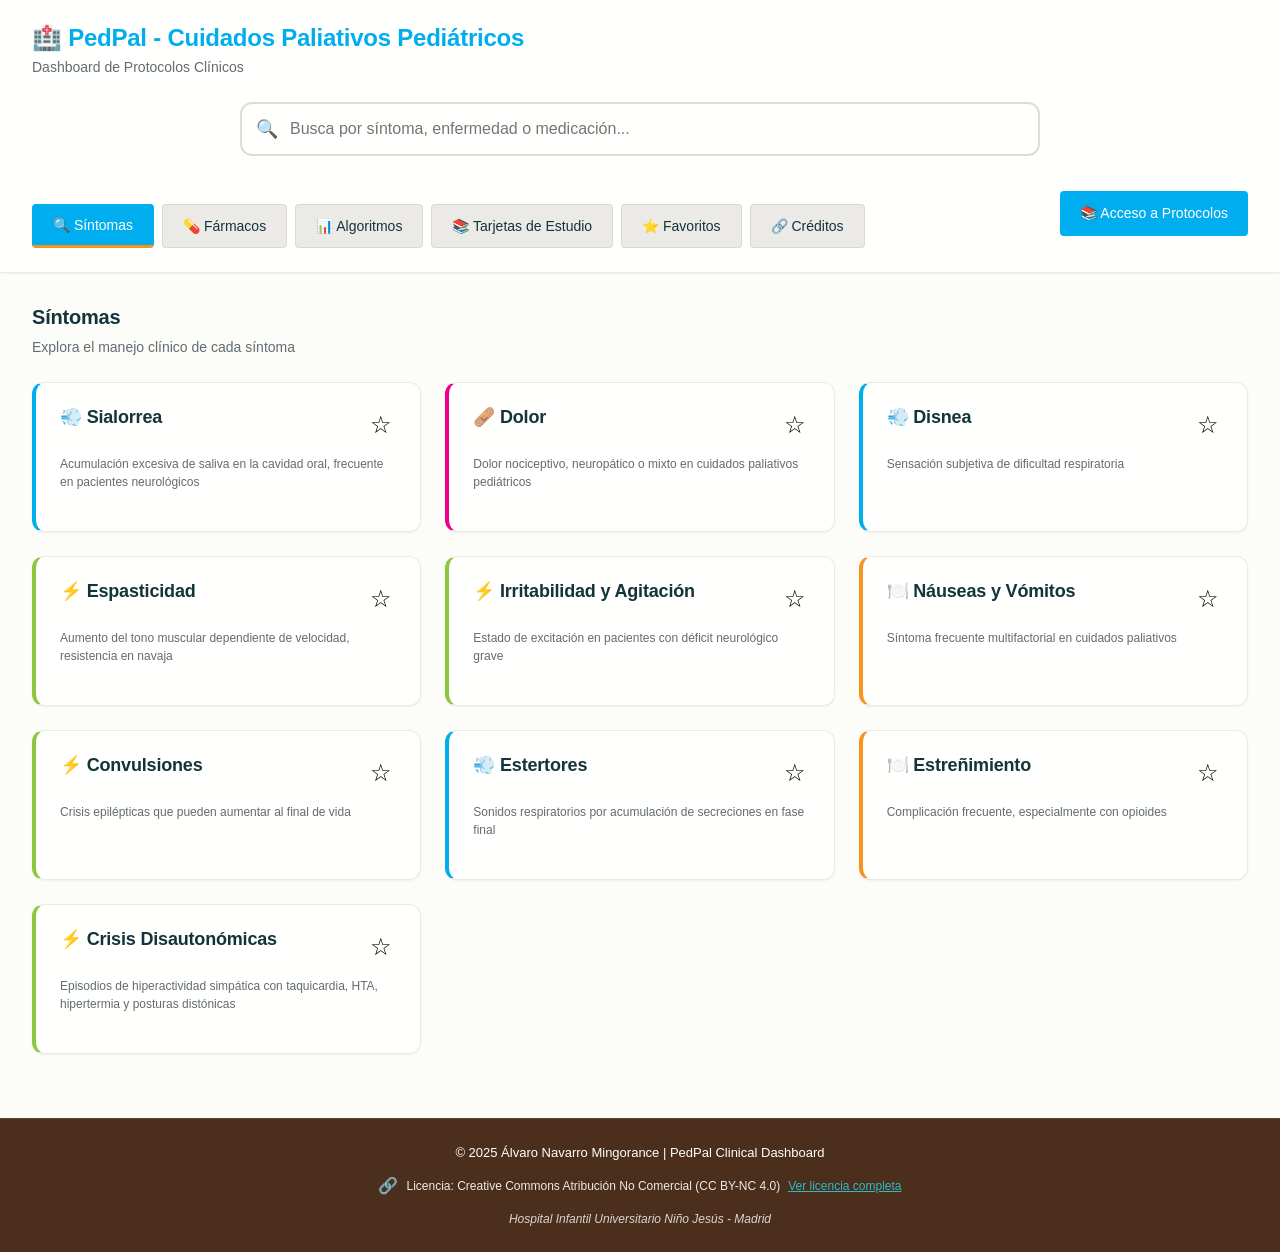
<file: archive/PedPalProtocolos/index.html>
<!DOCTYPE html>
<html lang="es">
<head>
    <meta charset="UTF-8">
    <meta name="viewport" content="width=device-width, initial-scale=1.0, maximum-scale=5.0">
    <meta name="apple-mobile-web-app-capable" content="yes">
    <meta name="apple-mobile-web-app-status-bar-style" content="black-translucent">
    <title>PedPal - Cuidados Paliativos Pediátricos</title>
    <link rel="stylesheet" href="style.css">
    <style style="display:none;">
        :root {
  /* Primitive Color Tokens */
  --color-white: rgba(255, 255, 255, 1);
  --color-black: rgba(0, 0, 0, 1);
  --color-cream-50: rgba(252, 252, 249, 1);
  --color-cream-100: rgba(255, 255, 253, 1);
  --color-gray-200: rgba(245, 245, 245, 1);
  --color-gray-300: rgba(167, 169, 169, 1);
  --color-gray-400: rgba(119, 124, 124, 1);
  --color-slate-500: rgba(98, 108, 113, 1);
  --color-brown-600: rgba(94, 82, 64, 1);
  --color-charcoal-700: rgba(31, 33, 33, 1);
  --color-charcoal-800: rgba(38, 40, 40, 1);
  --color-slate-900: rgba(19, 52, 59, 1);
  --color-teal-300: rgba(50, 184, 198, 1);
  --color-teal-400: rgba(45, 166, 178, 1);
  --color-teal-500: rgba(33, 128, 141, 1);
  --color-teal-600: rgba(29, 116, 128, 1);
  --color-teal-700: rgba(26, 104, 115, 1);
  --color-teal-800: rgba(41, 150, 161, 1);
  --color-red-400: rgba(255, 84, 89, 1);
  --color-red-500: rgba(192, 21, 47, 1);
  --color-orange-400: rgba(230, 129, 97, 1);
  --color-orange-500: rgba(168, 75, 47, 1);

  --color-brown-600-rgb: 94, 82, 64;
  --color-teal-500-rgb: 33, 128, 141;
  --color-slate-900-rgb: 19, 52, 59;
  --color-slate-500-rgb: 98, 108, 113;
  --color-red-500-rgb: 192, 21, 47;
  --color-red-400-rgb: 255, 84, 89;
  --color-orange-500-rgb: 168, 75, 47;
  --color-orange-400-rgb: 230, 129, 97;

  --color-bg-1: rgba(59, 130, 246, 0.08);
  --color-bg-2: rgba(245, 158, 11, 0.08);
  --color-bg-3: rgba(34, 197, 94, 0.08);
  --color-bg-4: rgba(239, 68, 68, 0.08);
  --color-bg-5: rgba(147, 51, 234, 0.08);
  --color-bg-6: rgba(249, 115, 22, 0.08);
  --color-bg-7: rgba(236, 72, 153, 0.08);
  --color-bg-8: rgba(6, 182, 212, 0.08);

  --color-background: var(--color-cream-50);
  --color-surface: var(--color-cream-100);
  --color-text: var(--color-slate-900);
  --color-text-secondary: var(--color-slate-500);
  --color-primary: #00AEEF;
  --pedpal-naranja: #F7941D;
  --pedpal-verde: #8DC63F;
  --pedpal-fucsia: #EC008C;
  --pedpal-azul: #00AEEF;
  --pedpal-marron: #4B2E1C;
  --color-primary-hover: var(--color-teal-600);
  --color-primary-active: var(--color-teal-700);
  --color-secondary: rgba(var(--color-brown-600-rgb), 0.12);
  --color-secondary-hover: rgba(var(--color-brown-600-rgb), 0.2);
  --color-secondary-active: rgba(var(--color-brown-600-rgb), 0.25);
  --color-border: rgba(var(--color-brown-600-rgb), 0.2);
  --color-btn-primary-text: var(--color-cream-50);
  --color-card-border: rgba(var(--color-brown-600-rgb), 0.12);
  --color-card-border-inner: rgba(var(--color-brown-600-rgb), 0.12);
  --color-error: var(--color-red-500);
  --color-success: var(--color-teal-500);
  --color-warning: var(--color-orange-500);
  --color-info: var(--color-slate-500);
  --color-focus-ring: rgba(var(--color-teal-500-rgb), 0.4);
  --color-select-caret: rgba(var(--color-slate-900-rgb), 0.8);

  --focus-ring: 0 0 0 3px var(--color-focus-ring);
  --focus-outline: 2px solid var(--color-primary);
  --status-bg-opacity: 0.15;
  --status-border-opacity: 0.25;

  --font-family-base: "FKGroteskNeue", "Geist", "Inter", -apple-system, BlinkMacSystemFont, "Segoe UI", Roboto, sans-serif;
  --font-family-mono: "Berkeley Mono", ui-monospace, SFMono-Regular, Menlo, Monaco, Consolas, monospace;
  --font-size-xs: 11px;
  --font-size-sm: 12px;
  --font-size-base: 14px;
  --font-size-md: 14px;
  --font-size-lg: 16px;
  --font-size-xl: 18px;
  --font-size-2xl: 20px;
  --font-size-3xl: 24px;
  --font-size-4xl: 30px;
  --font-weight-normal: 400;
  --font-weight-medium: 500;
  --font-weight-semibold: 550;
  --font-weight-bold: 600;
  --line-height-tight: 1.2;
  --line-height-normal: 1.5;
  --letter-spacing-tight: -0.01em;

  --space-0: 0;
  --space-1: 1px;
  --space-2: 2px;
  --space-4: 4px;
  --space-6: 6px;
  --space-8: 8px;
  --space-10: 10px;
  --space-12: 12px;
  --space-16: 16px;
  --space-20: 20px;
  --space-24: 24px;
  --space-32: 32px;

  --radius-sm: 6px;
  --radius-base: 8px;
  --radius-md: 10px;
  --radius-lg: 12px;
  --radius-full: 9999px;

  --shadow-xs: 0 1px 2px rgba(0, 0, 0, 0.02);
  --shadow-sm: 0 1px 3px rgba(0, 0, 0, 0.04), 0 1px 2px rgba(0, 0, 0, 0.02);
  --shadow-md: 0 4px 6px -1px rgba(0, 0, 0, 0.04), 0 2px 4px -1px rgba(0, 0, 0, 0.02);
  --shadow-lg: 0 10px 15px -3px rgba(0, 0, 0, 0.04), 0 4px 6px -2px rgba(0, 0, 0, 0.02);
  --shadow-inset-sm: inset 0 1px 0 rgba(255, 255, 255, 0.15), inset 0 -1px 0 rgba(0, 0, 0, 0.03);

  --duration-fast: 150ms;
  --duration-normal: 250ms;
  --ease-standard: cubic-bezier(0.16, 1, 0.3, 1);

  --container-sm: 640px;
  --container-md: 768px;
  --container-lg: 1024px;
  --container-xl: 1280px;
}

@media (prefers-color-scheme: dark) {
  :root {
    --color-gray-400-rgb: 119, 124, 124;
    --color-teal-300-rgb: 50, 184, 198;
    --color-gray-300-rgb: 167, 169, 169;
    --color-gray-200-rgb: 245, 245, 245;

    --color-bg-1: rgba(29, 78, 216, 0.15);
    --color-bg-2: rgba(180, 83, 9, 0.15);
    --color-bg-3: rgba(21, 128, 61, 0.15);
    --color-bg-4: rgba(185, 28, 28, 0.15);
    --color-bg-5: rgba(107, 33, 168, 0.15);
    --color-bg-6: rgba(194, 65, 12, 0.15);
    --color-bg-7: rgba(190, 24, 93, 0.15);
    --color-bg-8: rgba(8, 145, 178, 0.15);

    --color-background: var(--color-charcoal-700);
    --color-surface: var(--color-charcoal-800);
    --color-text: var(--color-gray-200);
    --color-text-secondary: rgba(var(--color-gray-300-rgb), 0.7);
    --color-primary: var(--color-teal-300);
    --color-primary-hover: var(--color-teal-400);
    --color-primary-active: var(--color-teal-800);
    --color-secondary: rgba(var(--color-gray-400-rgb), 0.15);
    --color-secondary-hover: rgba(var(--color-gray-400-rgb), 0.25);
    --color-secondary-active: rgba(var(--color-gray-400-rgb), 0.3);
    --color-border: rgba(var(--color-gray-400-rgb), 0.3);
    --color-error: var(--color-red-400);
    --color-success: var(--color-teal-300);
    --color-warning: var(--color-orange-400);
    --color-info: var(--color-gray-300);
    --color-focus-ring: rgba(var(--color-teal-300-rgb), 0.4);
    --color-btn-primary-text: var(--color-slate-900);
    --color-card-border: rgba(var(--color-gray-400-rgb), 0.2);
    --color-card-border-inner: rgba(var(--color-gray-400-rgb), 0.15);
    --shadow-inset-sm: inset 0 1px 0 rgba(255, 255, 255, 0.1), inset 0 -1px 0 rgba(0, 0, 0, 0.15);
    --color-select-caret: rgba(var(--color-gray-200-rgb), 0.8);
  }
}

@font-face {
  font-family: 'FKGroteskNeue';
  src: url('https://r2cdn.perplexity.ai/fonts/FKGroteskNeue.woff2') format('woff2');
}

* {
  margin: 0;
  padding: 0;
  box-sizing: border-box;
}

html {
  font-size: var(--font-size-base);
  font-family: var(--font-family-base);
  line-height: var(--line-height-normal);
  color: var(--color-text);
  background-color: var(--color-background);
  -webkit-font-smoothing: antialiased;
}

body {
  margin: 0;
  padding: 0;
}

.header {
  background-color: var(--color-surface);
  border-bottom: 1px solid var(--color-card-border);
  padding: var(--space-24) var(--space-32);
  position: sticky;
  top: 0;
  z-index: 100;
  box-shadow: var(--shadow-sm);
}

.header-content {
  max-width: 1400px;
  margin: 0 auto;
}

.header-title {
  font-size: var(--font-size-3xl);
  font-weight: var(--font-weight-bold);
  color: var(--color-primary);
  margin-bottom: var(--space-4);
}

.header-subtitle {
  font-size: var(--font-size-base);
  color: var(--color-text-secondary);
  margin-bottom: var(--space-24);
}

.search-container {
  max-width: 800px;
  margin: var(--space-24) auto;
  position: relative;
}

.search-input {
  width: 100%;
  padding: var(--space-16) var(--space-24) var(--space-16) 48px;
  font-size: var(--font-size-lg);
  border: 2px solid var(--color-border);
  border-radius: var(--radius-lg);
  background-color: var(--color-surface);
  color: var(--color-text);
  transition: all var(--duration-normal) var(--ease-standard);
}

.search-input:focus {
  outline: none;
  border-color: var(--color-primary);
  box-shadow: var(--focus-ring);
}

.search-icon {
  position: absolute;
  left: var(--space-16);
  top: 50%;
  transform: translateY(-50%);
  color: var(--color-text-secondary);
  font-size: var(--font-size-xl);
}

.nav-tabs {
  display: flex;
  gap: var(--space-8);
  flex-wrap: wrap;
  justify-content: center;
  margin-top: var(--space-24);
}

.nav-tab {
  padding: 12px 20px;
  background-color: var(--color-secondary);
  border: 1px solid var(--color-card-border);
  border-radius: 4px;
  font-size: 14px;
  font-weight: 500;
  min-height: 44px;
  color: var(--color-text);
  cursor: pointer;
  transition: all var(--duration-normal) var(--ease-standard);
}

.nav-tab:hover {
  background-color: var(--color-secondary-hover);
}

.nav-tab.active {
  background-color: var(--pedpal-azul);
  color: white;
  border-color: var(--pedpal-azul);
  border-bottom: 3px solid var(--pedpal-naranja);
}

.main-content {
  max-width: 1400px;
  margin: 0 auto;
  padding: var(--space-32);
}

.view {
  display: none;
}

.view.active {
  display: block;
}

.cards-grid {
  display: grid;
  grid-template-columns: repeat(auto-fill, minmax(320px, 1fr));
  gap: var(--space-24);
  margin-top: var(--space-24);
}

.card {
  background-color: var(--color-surface);
  border: 1px solid var(--color-card-border);
  border-radius: var(--radius-lg);
  padding: var(--space-24);
  transition: all var(--duration-normal) var(--ease-standard);
  cursor: pointer;
}

.card:hover {
  box-shadow: var(--shadow-md);
  transform: translateY(-2px);
}

.card-title {
  font-size: var(--font-size-xl);
  font-weight: var(--font-weight-semibold);
  color: var(--color-text);
  margin-bottom: var(--space-12);
}

.card-border-left {
  border-left: 4px solid var(--pedpal-azul);
}

.card-border-dolor {
  border-left: 4px solid var(--pedpal-fucsia);
}

.card-border-respiratorio {
  border-left: 4px solid var(--pedpal-azul);
}

.card-border-neurologico {
  border-left: 4px solid var(--pedpal-verde);
}

.card-border-gastrointestinal {
  border-left: 4px solid var(--pedpal-naranja);
}

.favorite-btn {
  background: none;
  border: none;
  font-size: 24px;
  cursor: pointer;
  padding: 4px;
  transition: transform 0.2s;
}

.favorite-btn:hover {
  transform: scale(1.2);
}

.favorite-btn.active {
  color: #FFD700;
}

.algorithm-container {
  background-color: var(--color-surface);
  border-radius: var(--radius-lg);
  padding: var(--space-32);
  margin-bottom: var(--space-32);
  border: 1px solid var(--color-card-border);
}

.algorithm-title {
  font-size: var(--font-size-2xl);
  font-weight: var(--font-weight-bold);
  color: var(--color-text);
  margin-bottom: var(--space-24);
  display: flex;
  align-items: center;
  gap: var(--space-12);
}

.algorithm-steps {
  display: flex;
  flex-direction: column;
  gap: var(--space-16);
}

.algorithm-step {
  display: flex;
  gap: var(--space-16);
  align-items: flex-start;
}

.step-number {
  min-width: 40px;
  height: 40px;
  border-radius: 50%;
  background-color: var(--pedpal-azul);
  color: white;
  display: flex;
  align-items: center;
  justify-content: center;
  font-weight: var(--font-weight-bold);
  font-size: var(--font-size-lg);
  flex-shrink: 0;
}

.step-content {
  flex: 1;
  padding: var(--space-16);
  background-color: var(--color-bg-1);
  border-radius: var(--radius-base);
  border-left: 3px solid var(--pedpal-azul);
}

.step-title {
  font-weight: var(--font-weight-semibold);
  font-size: var(--font-size-lg);
  margin-bottom: var(--space-8);
  color: var(--color-text);
}

.step-description {
  color: var(--color-text-secondary);
  margin-bottom: var(--space-8);
  font-size: var(--font-size-sm);
}

.step-farmacos {
  display: flex;
  flex-wrap: wrap;
  gap: var(--space-8);
  margin-top: var(--space-8);
}

.farmaco-tag {
  background-color: var(--pedpal-verde);
  color: white;
  padding: var(--space-6) var(--space-12);
  border-radius: var(--radius-full);
  font-size: var(--font-size-sm);
  font-weight: var(--font-weight-medium);
}

.table-container {
  overflow-x: auto;
  margin-top: var(--space-16);
}

.data-table {
  width: 100%;
  border-collapse: collapse;
  font-size: var(--font-size-sm);
}

.data-table th {
  background-color: var(--pedpal-azul);
  color: white;
  padding: var(--space-12);
  text-align: left;
  font-weight: var(--font-weight-semibold);
}

.data-table td {
  padding: var(--space-12);
  border-bottom: 1px solid var(--color-card-border-inner);
}

.data-table tr:nth-child(even) {
  background-color: var(--color-bg-1);
}

.section-box {
  background-color: var(--color-bg-1);
  padding: var(--space-16);
  border-radius: var(--radius-base);
  margin-top: var(--space-16);
  border-left: 3px solid var(--pedpal-azul);
}

.section-box h4 {
  font-size: var(--font-size-lg);
  font-weight: var(--font-weight-semibold);
  margin-bottom: var(--space-12);
  color: var(--color-text);
}

.route-badge {
  background-color: var(--pedpal-fucsia);
  color: white;
  padding: var(--space-4) var(--space-12);
  border-radius: var(--radius-full);
  font-size: var(--font-size-xs);
  font-weight: var(--font-weight-medium);
  display: inline-block;
  margin-right: var(--space-8);
  margin-bottom: var(--space-8);
}

.warning-box {
  background-color: rgba(247, 148, 29, 0.1);
  border: 1px solid var(--pedpal-naranja);
  border-radius: var(--radius-base);
  padding: var(--space-16);
  margin-top: var(--space-16);
}

.warning-box strong {
  color: var(--pedpal-naranja);
}

.card-meta {
  font-size: var(--font-size-sm);
  color: var(--color-text-secondary);
  margin-bottom: var(--space-16);
}

.card-expanded {
  margin-top: var(--space-16);
  padding-top: var(--space-16);
  border-top: 1px solid var(--color-card-border-inner);
  display: none;
}

.card.expanded .card-expanded {
  display: block;
}

.badge {
  display: inline-block;
  padding: var(--space-4) var(--space-12);
  border-radius: var(--radius-full);
  font-size: var(--font-size-sm);
  font-weight: var(--font-weight-medium);
  margin-right: var(--space-8);
  margin-bottom: var(--space-8);
}

.badge-primary {
  background-color: rgba(0, 174, 239, 0.1);
  color: var(--pedpal-azul);
  border: 1px solid rgba(0, 174, 239, 0.3);
}

.badge-secondary {
  background-color: rgba(247, 148, 29, 0.1);
  color: var(--pedpal-naranja);
  border: 1px solid rgba(247, 148, 29, 0.3);
}

.badge-success {
  background-color: rgba(141, 198, 63, 0.1);
  color: var(--pedpal-verde);
  border: 1px solid rgba(141, 198, 63, 0.3);
}

.badge-fucsia {
  background-color: rgba(236, 0, 140, 0.1);
  color: var(--pedpal-fucsia);
  border: 1px solid rgba(236, 0, 140, 0.3);
}

.badge-marron {
  background-color: rgba(75, 46, 28, 0.1);
  color: var(--pedpal-marron);
  border: 1px solid rgba(75, 46, 28, 0.3);
}

.btn {
  display: inline-flex;
  align-items: center;
  justify-content: center;
  padding: 12px 20px;
  border-radius: 4px;
  font-size: 14px;
  font-weight: 500;
  min-height: 44px;
  cursor: pointer;
  transition: all var(--duration-normal) var(--ease-standard);
  border: none;
  text-decoration: none;
  background-color: var(--pedpal-azul);
  color: white;
}

.btn:hover {
  background-color: #0099d6;
}

.btn-secondary {
  background-color: var(--pedpal-verde);
  color: white;
  padding: 12px 20px;
  font-size: 14px;
  min-height: 44px;
  font-weight: 500;
}

.btn-secondary:hover {
  background-color: #7db835;
}

.btn-small {
  padding: 12px 20px;
  font-size: 14px;
  min-height: 44px;
  font-weight: 500;
}

.modal {
  display: none;
  position: fixed;
  top: 0;
  left: 0;
  right: 0;
  bottom: 0;
  background-color: rgba(0, 0, 0, 0.6);
  z-index: 1000;
  overflow-y: auto;
  padding: var(--space-32);
}

.modal.active {
  display: flex;
  align-items: center;
  justify-content: center;
}

.modal-content {
  background-color: var(--color-surface);
  border-radius: var(--radius-lg);
  padding: var(--space-32);
  max-width: 800px;
  width: 100%;
  max-height: 85vh;
  overflow-y: auto;
  position: relative;
}

.modal-header {
  display: flex;
  justify-content: space-between;
  align-items: center;
  margin-bottom: var(--space-24);
}

.modal-title {
  font-size: var(--font-size-2xl);
  font-weight: var(--font-weight-bold);
  color: var(--color-text);
}

.close-btn {
  background: none;
  border: none;
  font-size: var(--font-size-2xl);
  cursor: pointer;
  color: var(--color-text-secondary);
  padding: var(--space-8);
}

.close-btn:hover {
  color: var(--color-text);
}

.dose-table {
  width: 100%;
  border-collapse: collapse;
  margin-top: var(--space-16);
}

.dose-table th,
.dose-table td {
  padding: var(--space-12);
  text-align: left;
  border-bottom: 1px solid var(--color-card-border-inner);
}

.dose-table th {
  background-color: var(--color-secondary);
  font-weight: var(--font-weight-semibold);
  font-size: var(--font-size-sm);
}

.flashcard-container {
  max-width: 700px;
  margin: var(--space-32) auto;
}

.mode-selector {
  display: flex;
  gap: var(--space-24);
  justify-content: center;
  margin-bottom: var(--space-32);
}

.mode-btn {
  padding: var(--space-24) var(--space-32);
  font-size: var(--font-size-lg);
  border-radius: var(--radius-lg);
  min-width: 200px;
}

.flashcard {
  background-color: var(--color-surface);
  border: 2px solid var(--color-card-border);
  border-radius: var(--radius-lg);
  padding: var(--space-32);
  min-height: 400px;
  display: flex;
  flex-direction: column;
  justify-content: center;
  align-items: center;
  text-align: center;
  cursor: pointer;
  transition: all var(--duration-normal) var(--ease-standard);
  position: relative;
}

.flashcard:hover {
  box-shadow: var(--shadow-lg);
}

.flashcard-question {
  font-size: var(--font-size-2xl);
  font-weight: var(--font-weight-semibold);
  color: var(--color-text);
  margin-bottom: var(--space-16);
}

.flashcard-answer {
  font-size: var(--font-size-base);
  color: var(--color-text);
  line-height: 1.8;
  text-align: left;
  width: 100%;
}

.flashcard-answer strong {
  color: var(--color-primary);
  font-weight: var(--font-weight-semibold);
}

.flashcard-controls {
  display: flex;
  justify-content: space-between;
  align-items: center;
  margin-top: var(--space-32);
}

.flashcard-counter {
  font-size: var(--font-size-sm);
  color: var(--color-text-secondary);
}

.flip-hint {
  position: absolute;
  bottom: var(--space-16);
  left: 50%;
  transform: translateX(-50%);
  font-size: var(--font-size-sm);
  color: var(--color-text-secondary);
}

.protocol-link {
  display: inline-flex;
  align-items: center;
  gap: var(--space-8);
  color: var(--color-primary);
  text-decoration: none;
  font-weight: var(--font-weight-medium);
  margin-top: var(--space-8);
}

.protocol-link:hover {
  color: var(--color-primary-hover);
  text-decoration: underline;
}

.empty-state {
  text-align: center;
  padding: var(--space-32);
  color: var(--color-text-secondary);
}

.empty-state-icon {
  font-size: 48px;
  margin-bottom: var(--space-16);
}

.section-title {
  font-size: var(--font-size-2xl);
  font-weight: var(--font-weight-semibold);
  color: var(--color-text);
  margin-bottom: var(--space-8);
}

.section-subtitle {
  font-size: var(--font-size-base);
  color: var(--color-text-secondary);
  margin-bottom: var(--space-24);
}

ul {
  list-style-position: inside;
  margin: var(--space-12) 0;
}

li {
  margin: var(--space-8) 0;
}

.card-header-row {
  display: flex;
  justify-content: space-between;
  align-items: flex-start;
  margin-bottom: var(--space-12);
}

.footer {
  background-color: #4B2E1C;
  color: #FFFFFF;
  padding: var(--space-24);
  margin-top: var(--space-32);
  text-align: center;
  border-top: 1px solid rgba(255, 255, 255, 0.1);
}

.footer-content {
  max-width: 1400px;
  margin: 0 auto;
}

.footer-copyright {
  font-size: 13px;
  font-weight: var(--font-weight-medium);
  margin: 0 0 var(--space-12) 0;
  color: #FFFFFF;
}

.footer-license {
  font-size: 12px;
  margin: var(--space-8) 0;
  color: rgba(255, 255, 255, 0.9);
  display: flex;
  align-items: center;
  justify-content: center;
  flex-wrap: wrap;
  gap: var(--space-8);
}

.footer-icon {
  font-size: 16px;
}

.footer-link {
  color: #32B8C6;
  text-decoration: underline;
  font-weight: var(--font-weight-medium);
  transition: color var(--duration-fast) var(--ease-standard);
}

.footer-link:hover {
  color: #5DD8E6;
}

.footer-institution {
  font-size: 12px;
  margin: var(--space-12) 0 0 0;
  color: rgba(255, 255, 255, 0.8);
  font-style: italic;
}

.flashcard-filters {
  display: flex;
  gap: var(--space-12);
  justify-content: center;
  margin-bottom: var(--space-32);
  flex-wrap: wrap;
}

.filter-btn {
  padding: 12px 20px;
  background-color: var(--color-secondary);
  border: 1px solid var(--color-card-border);
  border-radius: 4px;
  font-size: 14px;
  font-weight: 500;
  min-height: 44px;
  color: var(--color-text);
  cursor: pointer;
  transition: all var(--duration-normal) var(--ease-standard);
}

.filter-btn:hover {
  background-color: var(--color-secondary-hover);
}

.filter-btn.active {
  background-color: var(--pedpal-naranja);
  color: white;
  border-color: var(--pedpal-naranja);
}

.flashcard-container {
  max-width: 800px;
  margin: 0 auto;
}

.flashcard {
  background-color: var(--color-surface);
  border: 2px solid var(--color-card-border);
  border-radius: var(--radius-lg);
  min-height: 400px;
  cursor: pointer;
  transition: all var(--duration-normal) var(--ease-standard);
  position: relative;
  perspective: 1000px;
}

.flashcard:hover {
  box-shadow: var(--shadow-lg);
}

.flashcard-inner {
  position: relative;
  width: 100%;
  min-height: 400px;
  transition: transform 0.6s;
  transform-style: preserve-3d;
}

.flashcard.flipped .flashcard-inner {
  transform: rotateY(180deg);
}

.flashcard-front,
.flashcard-back {
  position: absolute;
  width: 100%;
  min-height: 400px;
  backface-visibility: hidden;
  display: flex;
  flex-direction: column;
  justify-content: center;
  align-items: center;
  padding: var(--space-32);
  text-align: center;
}

.flashcard-back {
  transform: rotateY(180deg);
}

.flashcard-question {
  font-size: var(--font-size-2xl);
  font-weight: var(--font-weight-semibold);
  color: var(--color-text);
  margin-bottom: var(--space-16);
  line-height: 1.4;
}

.flashcard-answer {
  font-size: var(--font-size-base);
  color: var(--color-text);
  line-height: 1.8;
  text-align: left;
  width: 100%;
  max-height: 320px;
  overflow-y: auto;
}

.flashcard-answer strong {
  color: var(--pedpal-azul);
  font-weight: var(--font-weight-semibold);
}

.flashcard-controls {
  display: flex;
  justify-content: space-between;
  align-items: center;
  margin-top: var(--space-32);
  gap: var(--space-16);
}

.flashcard-counter {
  font-size: var(--font-size-lg);
  font-weight: var(--font-weight-semibold);
  color: var(--color-text);
}

.flip-hint {
  position: absolute;
  bottom: var(--space-16);
  left: 50%;
  transform: translateX(-50%);
  font-size: var(--font-size-sm);
  color: var(--color-text-secondary);
}

@media (max-width: 768px) {
  .nav-tabs {
    flex-direction: column;
  }
  
  .nav-tab {
    width: 100%;
    text-align: center;
  }
  
  .cards-grid {
    grid-template-columns: 1fr;
  }
  
  .mode-selector {
    flex-direction: column;
  }
  
  /* On small screens the header should scroll with the rest of the page. */
  .header {
    padding: var(--space-16);
    position: static !important;
    top: auto;
  }
  
  .main-content {
    padding: var(--space-16);
  }
  
  .footer {
    padding: var(--space-16);
  }
  
  .footer-license {
    font-size: 11px;
    flex-direction: column;
    line-height: 1.6;
  }
  
  .footer-copyright,
  .footer-institution {
    font-size: 11px;
  }
}
    </style>
</head>
<body>
    <header class="header">
        <div class="header-content">
            <h1 class="header-title">🏥 PedPal - Cuidados Paliativos Pediátricos</h1>
            <p class="header-subtitle">Dashboard de Protocolos Clínicos</p>
            
            <div class="search-container">
                <span class="search-icon">🔍</span>
                <input 
                    type="text" 
                    class="search-input" 
                    id="globalSearch" 
                    placeholder="Busca por síntoma, enfermedad o medicación..."
                >
            </div>
            
            <!-- Desktop: Normal layout -->
            <div class="header-nav-wrapper">
                <nav class="nav-tabs">
                    <button class="nav-tab active" data-view="sintomas">🔍 Síntomas</button>
                    <button class="nav-tab" data-view="farmacos">💊 Fármacos</button>
                    <button class="nav-tab" data-view="algoritmos">📊 Algoritmos</button>
                    <button class="nav-tab" data-view="tarjetas">📚 Tarjetas de Estudio</button>
                    <button class="nav-tab" data-view="favoritos">⭐ Favoritos</button>
                    <button class="nav-tab" data-view="creditos">🔗 Créditos</button>
                </nav>
                <button class="btn btn-protocol-desktop" id="protocolBtnDesktop">
                    📚 Acceso a Protocolos
                </button>
                
                <!-- Mobile: Hamburger menu -->
                <button class="menu-toggle" id="menuToggle" aria-label="Menú">
                    <span class="menu-icon">☰</span>
                </button>
            </div>
            
            <!-- Mobile dropdown menu -->
            <div class="mobile-menu" id="mobileMenu">
                <button class="mobile-menu-item" onclick="window.open('https://anavarromingo-cmyk.github.io/pedpal-protocols-library/', '_blank')">
                    📚 Acceso a Protocolos
                </button>
                <button class="mobile-menu-item" onclick="switchView('creditos'); closeMobileMenu();">
                    ⓘ Acerca de / Créditos
                </button>
            </div>
        </div>
    </header>



    <main class="main-content">
        <!-- Vista: Síntomas -->
        <div id="sintomas" class="view active">
            <h2 class="section-title">Síntomas</h2>
            <p class="section-subtitle">Explora el manejo clínico de cada síntoma</p>
            <div id="sintomasGrid" class="cards-grid"></div>
        </div>

        <!-- Vista: Fármacos -->
        <div id="farmacos" class="view">
            <h2 class="section-title">Fármacos</h2>
            <p class="section-subtitle">Consulta información de medicamentos y dosis pediátricas</p>
            <div id="farmacosGrid" class="cards-grid"></div>
        </div>

        <!-- Vista: Algoritmos -->
        <div id="algoritmos" class="view">
            <h2 class="section-title">Algoritmos de Tratamiento</h2>
            <p class="section-subtitle">Esquemas terapéuticos paso a paso</p>
            <div id="algoritmosContainer"></div>
        </div>

        <!-- Vista: Tarjetas de Estudio -->
        <div id="tarjetas" class="view">
            <h2 class="section-title">Tarjetas de Estudio</h2>
            <p class="section-subtitle">Aprende interactivamente sobre síntomas, fármacos y algoritmos</p>
            
            <div id="tarjetasMain">
                <div class="flashcard-filters">
                    <button class="filter-btn active" data-filter="all">Todas</button>
                    <button class="filter-btn" data-filter="sintoma">Síntomas</button>
                    <button class="filter-btn" data-filter="farmaco">Fármacos</button>
                    <button class="filter-btn" data-filter="algoritmo">Algoritmos</button>
                    <button class="filter-btn" data-filter="enfermedad">Enfermedades</button>
                </div>
                
                <div class="flashcard-container">
                    <div class="flashcard" id="flashcard" onclick="flipFlashcard()">
                        <div class="flashcard-inner" id="flashcardInner">
                            <div class="flashcard-front">
                                <div class="flashcard-question" id="flashcardQuestion"></div>
                                <div class="flip-hint">💡 Haz clic para ver la respuesta</div>
                            </div>
                            <div class="flashcard-back">
                                <div class="flashcard-answer" id="flashcardAnswer"></div>
                                <div class="flip-hint">💡 Haz clic para volver a la pregunta</div>
                            </div>
                        </div>
                    </div>
                    
                    <div class="flashcard-controls">
                        <button class="btn" onclick="previousFlashcard()" style="padding: 12px 20px; font-size: 14px; min-height: 44px; font-weight: 500;">← Anterior</button>
                        <div class="flashcard-counter" id="flashcardCounter">0 / 0</div>
                        <button class="btn" onclick="nextFlashcard()" style="padding: 12px 20px; font-size: 14px; min-height: 44px; font-weight: 500;">Siguiente →</button>
                    </div>
                    
                    <div style="text-align: center; margin-top: var(--space-24);">
                        <button class="btn btn-secondary" onclick="shuffleFlashcards()" style="padding: 12px 20px; font-size: 14px; min-height: 44px; font-weight: 500;">🔀 Mezclar orden</button>
                    </div>
                </div>
            </div>
        </div>

        <!-- Vista: Créditos -->
        <div id="creditos" class="view">
            <div class="credits-container">
                <h2 class="credits-main-title">🔗 CRÉDITOS</h2>
                
                <section class="credits-section">
                    <h3 class="credits-section-title">⚠️ AVISO DE RESPONSABILIDAD</h3>
                    <div class="credits-section-separator"></div>
                    <p class="credits-intro">Esta aplicación es una herramienta de orientación clínica exclusivamente. Los contenidos, recomendaciones y algoritmos presentados tienen fines educativos y de referencia rápida en contextos clínicos pediátricos paliativistas.</p>
                    <div class="credits-disclaimers">
                        <p><strong>LIMITACIONES Y RESPONSABILIDADES:</strong></p>
                        <ol>
                            <li>La información aportada por esta aplicación NO constituye asesoramiento médico profesional.</li>
                            <li>Todos los datos, protocolos y recomendaciones farmacológicas deben ser validados y corroborados en fuentes clínicas primarias antes de su aplicación clínica.</li>
                            <li>En ningún caso esta aplicación puede sustituir el criterio clínico médico independiente, la evaluación individualizada del paciente, ni la responsabilidad profesional del facultativo.</li>
                            <li>El usuario asume la responsabilidad exclusiva del uso de esta herramienta y sus consecuencias derivadas.</li>
                            <li>Se recomienda consultar los protocolos completos originales y la literatura científica correspondiente antes de toda decisión terapéutica.</li>
                        </ol>
                        <p style="margin-top: var(--space-12); font-style: italic;">Esta herramienta se proporciona "tal cual" sin garantías de exactitud completa, actualización permanente o adecuación a situaciones clínicas específicas.</p>
                    </div>
                </section>
                
                <section class="credits-section">
                    <h3 class="credits-section-title">PROPIEDAD INTELECTUAL Y AUTORÍA</h3>
                    <div class="credits-section-separator"></div>
                    <p class="credits-copyright">&copy; 2025 Álvaro Navarro Mingorance</p>
                    <p class="credits-institution">Hospital Infantil Universitario Niño Jesús</p>
                    <p class="credits-location">Madrid, España</p>
                    <p class="credits-license-intro">Todos los derechos reservados bajo licencia<br><strong>Creative Commons Atribución-NoComercial 4.0 (CC BY-NC 4.0)</strong></p>
                </section>
                
                <section class="credits-section">
                    <h3 class="credits-section-title">BASES Y FUENTES DE CONTENIDO</h3>
                    <div class="credits-section-separator"></div>
                    
                    <div class="credits-subsection">
                        <h4 class="credits-subsection-title">PROTOCOLOS CLÍNICOS:</h4>
                        <p>Los algoritmos, protocolos y recomendaciones sintomáticas están basados en los protocolos clínicos publicados por <strong>PedPal (Pediatric Palliative Care Network)</strong>.</p>
                        <p><strong>Fuente:</strong> <a href="https://www.pedpal.es" target="_blank" class="credits-link">www.pedpal.es</a></p>
                        <p class="credits-description">Recomendaciones y protocolos para cuidados paliativos pediátricos en contexto de enfermedad terminal.</p>
                    </div>
                    
                    <div class="credits-subsection">
                        <h4 class="credits-subsection-title">RECOMENDACIONES FARMACOLÓGICAS:</h4>
                        <p>Las dosificaciones, vías de administración y recomendaciones farmacológicas están compiladas y adaptadas del:</p>
                        <p><strong>"APPM Master Formulary 2025"</strong></p>
                        <p class="credits-description">(Association for Paediatric Palliative Medicine)</p>
                        <p class="credits-description">Referencia para prescripción en cuidados paliativos pediátricos en Reino Unido y ámbito internacional.</p>
                    </div>
                </section>
                
                <section class="credits-section">
                    <h3 class="credits-section-title">DISCLAIMERS ADICIONALES</h3>
                    <div class="credits-section-separator"></div>
                    <ul class="credits-disclaimers">
                        <li>Esta aplicación es herramienta de referencia rápida y NO sustituye la responsabilidad médica.</li>
                        <li>Cualquier prescripción debe validarse en protocolos institucionales y criterio clínico independiente.</li>
                        <li>Las dosis, vías y recomendaciones deben ajustarse a edad, peso, función renal y hepática del paciente.</li>
                        <li>Se recomienda consulta con farmacéuticos especializados en pediatría para cualquier duda farmacológica.</li>
                        <li>Información revisada a 2025. Las recomendaciones pueden variar según actualizaciones futuras de protocolos.</li>
                    </ul>
                </section>
                
                <section class="credits-section">
                    <h3 class="credits-section-title">CONTACTO E INFORMACIÓN</h3>
                    <div class="credits-section-separator"></div>
                    <p><strong>Desarrollador:</strong> Álvaro Navarro Mingorance, MD</p>
                    <p><strong>Especialista en:</strong> Cuidados Paliativos Pediátricos</p>
                    <p><strong>Institución:</strong> Hospital Infantil Universitario Niño Jesús</p>
                    <p>Av. Menéndez Pelayo, 65, 28009 Madrid, España</p>
                    <p style="margin-top: var(--space-16);"><strong>Licencia:</strong> CC BY-NC 4.0</p>
                    <p><strong>Ver licencia completa:</strong> <a href="https://creativecommons.org/licenses/by-nc/4.0/" target="_blank" class="credits-link">https://creativecommons.org/licenses/by-nc/4.0/</a></p>
                </section>
                
                <section class="credits-section">
                    <h3 class="credits-section-title">CITA RECOMENDADA</h3>
                    <div class="credits-section-separator"></div>
                    <div class="credits-citation">
                        <p>"PedPal Clinical Dashboard v5. Navarro Mingorance A. (2025). Hospital Infantil Universitario Niño Jesús. Madrid, España. Licencia CC BY-NC 4.0."</p>
                    </div>
                </section>
            </div>
        </div>

        <!-- Vista: Favoritos -->
        <div id="favoritos" class="view">
            <h2 class="section-title">Favoritos</h2>
            <p class="section-subtitle">Tus síntomas y fármacos guardados</p>
            <div id="favoritosGrid" class="cards-grid"></div>
            <div id="emptyFavorites" class="empty-state">
                <div class="empty-state-icon">⭐</div>
                <p>No tienes favoritos guardados aún</p>
                <p style="font-size: 14px; margin-top: 8px;">Marca síntomas o fármacos con la estrella para acceder rápidamente</p>
            </div>
        </div>
    </main>

    <!-- Modal para detalles -->
    <div id="detailModal" class="modal">
        <div class="modal-content">
            <div class="modal-header">
                <h2 class="modal-title" id="modalTitle"></h2>
                <button class="close-btn" onclick="closeModal()">&times;</button>
            </div>
            <div id="modalContent"></div>
        </div>
    </div>

    <footer class="footer">
        <div class="footer-content">
            <p class="footer-copyright">&copy; 2025 Álvaro Navarro Mingorance | PedPal Clinical Dashboard</p>
            <p class="footer-license">
                <span class="footer-icon">🔗</span>
                Licencia: Creative Commons Atribución No Comercial (CC BY-NC 4.0)
                <a href="https://creativecommons.org/licenses/by-nc/4.0/" target="_blank" class="footer-link">Ver licencia completa</a>
            </p>
            <p class="footer-institution">Hospital Infantil Universitario Niño Jesús - Madrid</p>
        </div>
    </footer>

    <script src="app.js"></script>
</body>
</html>
</file>
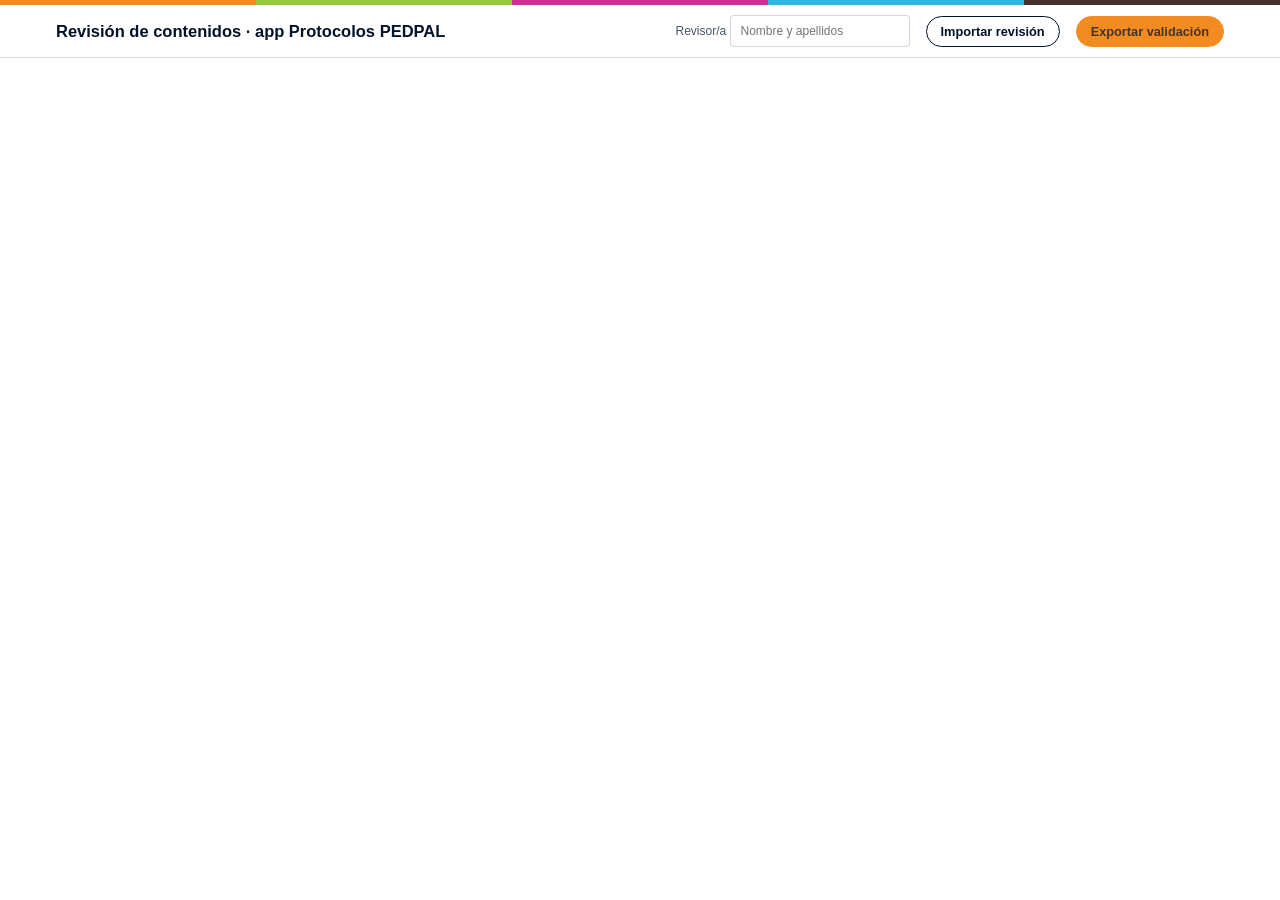
<file: pipeline/revision_plantilla.html>
<!doctype html>
<html lang="es">
<head>
<meta charset="utf-8">
<meta name="viewport" content="width=device-width, initial-scale=1">
<meta name="robots" content="noindex">
<title>Revisión de contenidos PEDPAL</title>
<style>
:root{--ink:#021228;--muted:#021228b8;--line:#0212282b;--alt:#f1f1f1;--orange:#f28c20;--green:#96c93e;--fuchsia:#cd2e94;--blue:#32b7e4;--brown:#443329;--blue7:#147495;
--ok:#4b7a1c;--okbg:#eef6e2;--warn:#9a5200;--warnbg:#fdf0e1;--crit:#b22f7f;--critbg:#fae8f3;--disp:"Montserrat","Helvetica Neue",Arial,sans-serif;--body:"Open Sans","Segoe UI",Arial,sans-serif}
*{box-sizing:border-box}html,body{margin:0;background:#fff;color:var(--ink);font-family:var(--body);font-size:15px;line-height:1.5}
a{color:var(--blue7)}h1,h2,h3,h4{font-family:var(--disp);margin:0}
.franja{display:flex;height:5px}.franja i{flex:1}.franja i:nth-child(1){background:var(--orange)}.franja i:nth-child(2){background:var(--green)}.franja i:nth-child(3){background:var(--fuchsia)}.franja i:nth-child(4){background:var(--blue)}.franja i:nth-child(5){background:var(--brown)}
header.top{position:sticky;top:0;z-index:5;background:#fff;border-bottom:1px solid var(--line)}
.top .in{max-width:1200px;margin:0 auto;padding:10px 16px;display:flex;flex-wrap:wrap;gap:10px 16px;align-items:center}
.top h1{font-size:1.1rem;font-weight:600}.top .sp{flex:1}
.top input[type=text]{padding:6px 10px;border:1px solid var(--line);border-radius:4px;font:inherit;min-width:180px}
.btn{font-family:var(--disp);font-weight:600;font-size:.85rem;padding:7px 14px;border-radius:999px;border:1.5px solid var(--ink);background:#fff;color:var(--ink);cursor:pointer;white-space:nowrap}
.btn.pri{background:var(--orange);border-color:var(--orange);color:var(--brown)}
.prog{font-size:.85rem;color:var(--muted)}
.wrap{max-width:1200px;margin:0 auto;padding:16px;display:grid;grid-template-columns:260px minmax(0,1fr);gap:20px}
@media(max-width:860px){.wrap{grid-template-columns:1fr}nav.lista{position:static!important;max-height:none!important}}
nav.lista{position:sticky;top:70px;max-height:calc(100vh - 90px);overflow:auto;border-right:1px solid var(--line);padding-right:10px}
nav.lista button{display:flex;width:100%;text-align:left;gap:8px;align-items:baseline;border:0;background:none;padding:6px 8px;border-radius:4px;cursor:pointer;font:inherit;font-size:.88rem;color:var(--ink)}
nav.lista button[aria-current=true]{background:var(--alt);font-weight:600}
nav.lista .n{margin-left:auto;font-size:.75rem;color:var(--muted);white-space:nowrap}
.dot{width:8px;height:8px;border-radius:50%;flex:none;background:var(--line);display:inline-block}
.dot.done{background:var(--green)}.dot.part{background:var(--orange)}
.filtros{display:flex;gap:12px;flex-wrap:wrap;font-size:.85rem;margin:0 0 10px}
.intro{background:var(--alt);border-left:3px solid var(--blue);padding:10px 14px;font-size:.88rem;margin-bottom:14px}
.prot h2{font-size:1.25rem;font-weight:600;margin:0 0 4px}.prot .meta{font-size:.85rem;color:var(--muted);margin-bottom:12px}
h3.grupo{font-size:1rem;font-weight:600;color:var(--brown);margin:22px 0 8px;border-bottom:2px solid var(--orange);padding-bottom:3px}
.item{border:1px solid var(--line);border-radius:4px;padding:10px 12px;margin:0 0 10px;display:grid;gap:6px}
.item.st-ok{border-left:4px solid var(--green)}.item.st-fix{border-left:4px solid var(--orange)}.item.st-del{border-left:4px solid var(--crit);opacity:.75}
.item .tipo{font-size:.72rem;font-weight:700;text-transform:uppercase;letter-spacing:.04em;color:var(--muted)}
.item .txt{font-size:.95rem}
.flags{display:flex;flex-wrap:wrap;gap:6px}
.flag{font-size:.75rem;font-weight:700;padding:2px 8px;border-radius:999px;background:var(--warnbg);color:var(--warn)}
.flag.crit{background:var(--critbg);color:var(--crit)}.flag.ok{background:var(--okbg);color:var(--ok)}
.apoyo{font-size:.84rem;background:#fafafa;border-left:3px solid var(--blue);padding:6px 10px;color:var(--ink)}
.apoyo .pg{font-size:.75rem;color:var(--muted)}
.hall{font-size:.84rem;border-left:3px solid var(--fuchsia);background:#fff8fc;padding:6px 10px}
.hall.g-alta{border-color:var(--crit)}.hall.g-media{border-color:var(--orange)}.hall.g-baja{border-color:var(--blue)}
.hall b{font-family:var(--disp)}.hall .cita{font-style:italic;color:var(--muted)}
.ctrl{display:flex;flex-wrap:wrap;gap:6px 14px;align-items:center;font-size:.88rem}
.ctrl label{display:inline-flex;gap:4px;align-items:center;cursor:pointer}
textarea{width:100%;min-height:54px;font:inherit;font-size:.9rem;padding:6px 8px;border:1px solid var(--line);border-radius:4px}
.figs{display:grid;grid-template-columns:repeat(auto-fill,minmax(260px,1fr));gap:10px;margin:6px 0 12px}
.figs figure{margin:0;border:1px solid var(--line);border-radius:4px;padding:6px;font-size:.78rem;color:var(--muted)}
.figs img{width:100%;height:auto;cursor:zoom-in}
.vad{font-size:.88rem}.vad dl{display:grid;grid-template-columns:auto 1fr;gap:2px 10px;margin:0}.vad dt{font-weight:600;color:var(--muted)}.vad dd{margin:0}
dialog{max-width:95vw;max-height:95vh;padding:8px}dialog img{max-width:90vw;max-height:85vh}
.small{font-size:.8rem;color:var(--muted)}
details.autos{border:1px dashed var(--line);border-radius:4px;padding:6px 10px;margin:0 0 10px}details.autos>summary{cursor:pointer;font-size:.88rem;color:var(--muted);padding:4px 0}
details.autos .item{margin-top:8px}.cierre{margin:24px 0;display:flex;flex-wrap:wrap;gap:10px 16px;align-items:center;border-top:2px solid var(--orange);padding-top:14px}
.flag{white-space:normal}h3.grupo .small{font-weight:400}
</style>
</head>
<body>
<div class="franja" aria-hidden="true"><i></i><i></i><i></i><i></i><i></i></div>
<header class="top"><div class="in">
  <h1>Revisión de contenidos · app Protocolos PEDPAL</h1>
  <span class="prog" id="prog"></span><span class="sp"></span>
  <label class="small">Revisor/a <input type="text" id="revisor" placeholder="Nombre y apellidos"></label>
  <button class="btn" id="importar">Importar revisión</button>
  <button class="btn pri" id="exportar">Exportar validación</button>
  <input type="file" id="fichero" accept="application/json" hidden>
</div></header>
<div class="wrap">
  <nav class="lista" id="lista" aria-label="Protocolos"></nav>
  <main id="main"></main>
</div>
<dialog id="zoom"><img alt=""><form method="dialog"><button class="btn">Cerrar</button></form></dialog>
<script>
const DATOS = /*__DATOS__*/null;
const KEY = "pedpal.revision.v1";
const TIPOS = {frase:"Resumen en una frase",punto:"Punto clave",farmaco:"Fármaco clave",bandera:"Bandera roja",perla:"Perla práctica",alg_fig:"Algoritmo · figura del protocolo",alg_titulo:"Algoritmo · título",alg_paso:"Algoritmo · paso",vad:"Vademécum"};
const GRUPOS = [["Resumen rápido",["frase","punto","perla"]],["Fármacos clave",["farmaco"]],["Banderas rojas",["bandera"]],["Algoritmos",["alg_fig","alg_titulo","alg_paso"]],["Vademécum (extraído con IA)",["vad"]]];
// huella del texto del elemento: la validación solo se aplica si el texto no ha cambiado (FNV-1a 32 bits)
const huella = t => { let h = 0x811c9dc5; for (const ch of String(t || "")) { h ^= ch.codePointAt(0); h = Math.imul(h, 0x01000193) >>> 0; } return h.toString(16); };
const esc = s => String(s ?? "").replace(/[&<>"']/g, c => ({"&":"&amp;","<":"&lt;",">":"&gt;",'"':"&quot;","'":"&#39;"}[c]));
let st; try { st = JSON.parse(localStorage.getItem(KEY)) || {}; } catch (e) { st = {}; }
st.items = st.items || {};
const save = () => { try { localStorage.setItem(KEY, JSON.stringify(st)); } catch (e) {} prog(); lista(); };
let cur = (location.hash || "").slice(1) || DATOS.protocolos[0].slug;
let soloAvisos = false;

function itemsOf(p) {
  const its = p.items.map(i => ({...i}));
  (p.vademecum || []).forEach((v, k) => v.verificado === false ? null : its.push({id: "vad:" + k, tipo: "vad", motivos: v.aviso ? [v.aviso] : [],
    auto: !v.aviso && v.dosis_literal !== false && !(p.criticos || []).some(h => h.id === "vad:" + k && h.gravedad === "alta"), texto: [v.farmaco, v.indicacion, v.poblacion, v.dosis, v.via].filter(Boolean).join(" · "), vad: v,
    apoyo: [{t: v.cita, page: v.pagina, sec: ""}], cifras_no_encontradas: v.cifras_no_en_protocolo || [], dosis_literal: v.verificado, tramos_no_literales: v.problemas || []}));
  return its;
}
function key(p, i) { return p.slug + "|" + i.id; }
function hallazgos(p, i) { return (p.criticos || []).filter(h => h.id === i.id); }
function aviso(p, i) { return (i.cifras_no_encontradas && i.cifras_no_encontradas.length) || i.dosis_literal === false || hallazgos(p, i).length; }
// «auto»: verificado automáticamente (cita literal + cifras + revisores IA). Solo lo demás requiere su atención.
function esAuto(p, i) { return i.auto === true; }
function hecho(p, i) { const s = st.items[key(p, i)]; return !!(s && s.estado); }
function prog() {
  let n = 0, r = 0, na = 0; DATOS.protocolos.forEach(p => itemsOf(p).forEach(i => { if (esAuto(p, i)) { na++; return; } n++; if (hecho(p, i)) r++; }));
  document.getElementById("prog").textContent = `${r} de ${n} elementos que requieren revisión · ${na} verificados automáticamente`;
}
function lista() {
  document.getElementById("lista").innerHTML = `<div class="filtros"><label><input type="checkbox" id="soloav" ${soloAvisos ? "checked" : ""}> Ocultar lo verificado automáticamente</label></div>` +
    DATOS.protocolos.map(p => {
      const its = itemsOf(p); const pe = its.filter(i => !esAuto(p, i)); const r = pe.filter(i => hecho(p, i)).length;
      const restoOk = its.filter(i => esAuto(p, i)).every(i => hecho(p, i));
      const cls = p.revisado && !pe.length ? "done" : (r === pe.length && restoOk ? "done" : (r || its.some(i => hecho(p, i))) ? "part" : "");
      return `<button data-s="${p.slug}" aria-current="${p.slug === cur}"><span class="dot ${cls}"></span><span>${esc(p.titulo || p.slug)}</span><span class="n">${p.revisado && !pe.length ? "revisado" : `${r}/${pe.length}`}</span></button>`;
    }).join("");
  document.getElementById("soloav").onchange = e => { soloAvisos = e.target.checked; render(); };
  document.querySelectorAll("#lista button[data-s]").forEach(b => b.onclick = () => { cur = b.dataset.s; location.hash = cur; render(); lista(); window.scrollTo(0, 0); });
}
function render() {
  const p = DATOS.protocolos.find(x => x.slug === cur) || DATOS.protocolos[0];
  const its = itemsOf(p);
  let h = `<div class="intro"><b>Revisión por excepción.</b> Cada frase lleva debajo la cita literal del protocolo de la que sale. Lo que un programa y dos revisores IA independientes han podido comprobar queda plegado como «verificado automáticamente»; arriba solo aparece lo que necesita su criterio, con el motivo. Marque <b>Correcto</b>, <b>Corregir</b> (escriba el texto final, o una indicación como «Añadir…») o <b>Quitar</b>, y al final pulse «Validar el resto» para dar por bueno lo verificado. Su revisión se guarda en este navegador; pulse «Exportar validación» para enviarla.</div>`;
  h += `<section class="prot"><h2>${esc(p.titulo || p.slug)}</h2><div class="meta">${p.paginas} págs. · ${p.pdf ? `<a href="${esc(p.pdf)}" target="_blank" rel="noopener">abrir PDF aprobado</a>` : ""}${p.sin_resumen ? " · sin resumen" : ""}${(p.secciones_recomendadas || []).filter(s => !s.existe).length ? " · ⚠ secciones recomendadas que ya no existen: " + esc(p.secciones_recomendadas.filter(s => !s.existe).map(s => s.h).join("; ")) : ""}</div>`;
  const omis = (p.criticos || []).filter(c => c.id === "omision" || !its.some(i => i.id === c.id));
  if (omis.length) h += `<h3 class="grupo">Omisiones y observaciones generales de los revisores IA</h3>` + omis.map(hallHTML).join("");
  GRUPOS.forEach(([titulo, tipos]) => {
    const todos = its.filter(i => tipos.includes(i.tipo));
    const g = todos.filter(i => !esAuto(p, i)), ga = todos.filter(i => esAuto(p, i));
    if (!todos.length || (soloAvisos && !g.length)) return;
    h += `<h3 class="grupo">${titulo} <span class="small">· ${g.length} por revisar${ga.length ? ` · ${ga.length} verificados` : ""}</span></h3>`;
    if (false) {
      const fig = f => `<figure><img src="${esc(f.src)}" alt="Figura pág. ${f.page}" loading="lazy"><figcaption>pág. ${f.page} · ${esc(f.sec)} ${f.pie ? "· " + esc(f.pie) : ""}</figcaption></figure>`;
      const fa = p.figuras_algoritmo.filter(f => f.alg), fo = p.figuras_algoritmo.filter(f => !f.alg);
      if (fa.length) h += `<p class="small">Figuras de algoritmo del protocolo aprobado, para contrastar (toca para ampliar):</p><div class="figs">${fa.map(fig).join("")}</div>`;
      if (fo.length) h += `<details><summary class="small">Otras figuras del protocolo (${fo.length})</summary><div class="figs">${fo.map(fig).join("")}</div></details>`;
    }
    h += g.map(i => itemHTML(p, i)).join("");
    if (ga.length && !soloAvisos) h += `<details class="autos"><summary>${ga.length} verificado${ga.length > 1 ? "s" : ""} automáticamente (ver)</summary>${ga.map(i => itemHTML(p, i)).join("")}</details>`;
  });
  const resto = its.filter(i => esAuto(p, i) && !hecho(p, i));
  h += `<div class="cierre">${resto.length ? `<button class="btn pri" id="validar-resto">Validar el resto: ${resto.length} elementos verificados automáticamente</button>` : `<span class="flag ok">Todo lo verificado automáticamente está validado</span>`}
    <span class="small">Pendientes de su revisión en este protocolo: ${its.filter(i => !esAuto(p, i) && !hecho(p, i)).length}</span></div>`;
  h += `</section>`;
  const m = document.getElementById("main"); m.innerHTML = h;
  const vr = document.getElementById("validar-resto");
  if (vr) vr.onclick = () => { m.querySelectorAll(".autos .item, .item[data-auto='1']").forEach(el => { const k = el.dataset.k; if (!(st.items[k] && st.items[k].estado)) st.items[k] = {estado: "ok", fecha: new Date().toISOString().slice(0, 10), huella: el.dataset.h, auto: true}; }); save(); render(); };
  m.querySelectorAll(".figs img").forEach(im => im.onclick = () => { const d = document.getElementById("zoom"); d.querySelector("img").src = im.src; d.showModal(); });
  m.querySelectorAll(".item").forEach(el => {
    const k = el.dataset.k;
    el.querySelectorAll("input[type=radio]").forEach(r => r.onchange = () => { st.items[k] = Object.assign(st.items[k] || {}, {estado: r.value, fecha: new Date().toISOString().slice(0, 10), huella: el.dataset.h}); el.className = "item st-" + r.value; save(); });
    const ta = el.querySelector("textarea"); ta.oninput = () => { st.items[k] = Object.assign(st.items[k] || {}, {correccion: ta.value}); save(); };
    el.querySelectorAll("[data-prop]").forEach(b => b.onclick = () => { ta.value = b.dataset.prop; ta.oninput(); const fx = el.querySelector("input[value=fix]"); fx.checked = true; fx.onchange(); });
  });
}
function hallHTML(c) {
  return `<div class="hall g-${esc(c.gravedad)}"><b>${esc(c.critico)} · gravedad ${esc(c.gravedad)}</b>: ${esc(c.problema)}${c.cita_protocolo ? `<br><span class="cita">Protocolo (pág. ${esc(c.pagina)}): «${esc(c.cita_protocolo)}»</span>` : ""}${c.propuesta ? `<br>Propuesta: ${esc(c.propuesta)} <button class="btn" style="padding:2px 10px;font-size:.75rem" data-prop="${esc(c.propuesta)}">usar propuesta</button>` : ""}</div>`;
}
function itemHTML(p, i) {
  const k = key(p, i), s = st.items[k] || {};
  const flags = [];
  if (i.auto === true) flags.push(`<span class="flag ok">Verificado automáticamente</span>`);
  (i.motivos || []).forEach(t => flags.push(`<span class="flag">${esc(t)}</span>`));
  if (i.cifras_no_encontradas && i.cifras_no_encontradas.length) flags.push(`<span class="flag crit">Cifras no encontradas en el protocolo: ${esc(i.cifras_no_encontradas.join(", "))}</span>`);
  if (i.dosis_literal === false) flags.push(`<span class="flag">Dosis no literal: ${esc((i.tramos_no_literales || []).join(" / ")).slice(0, 300)}</span>`);
  if (i.dosis_literal === true) flags.push(`<span class="flag ok">Dosis literal en el protocolo</span>`);
  if (i.pagina_2026) flags.push(`<span class="flag ok">pág. 2026: ${i.pagina_2026}${i.pagina_2024 && i.pagina_2024 !== i.pagina_2026 ? ` (antes ${i.pagina_2024})` : ""}</span>`);
  const hs = hallazgos(p, i);
  const vadDl = i.vad ? `<div class="vad"><dl>${["farmaco","indicacion","poblacion","via","dosis","dosis_maxima","observaciones"].filter(f => i.vad[f]).map(f => `<dt>${f.replace("_", " ")}</dt><dd>${esc(i.vad[f])}</dd>`).join("")}</dl></div>` : "";
  return `<div class="item ${s.estado ? "st-" + s.estado : ""}" data-k="${esc(k)}" data-h="${huella(i.texto)}" data-auto="${i.auto === true ? 1 : 0}">
    <span class="tipo">${TIPOS[i.tipo] || i.tipo}${i.alg_nombre ? " · " + esc(i.alg_nombre) : ""} · ${esc(i.id)}</span>
    ${i.vad ? vadDl : `<div class="txt">${esc(i.texto)}</div>`}
    ${i.fig ? `<div class="figs"><figure><img src="${esc(i.fig)}" alt="Figura de algoritmo" loading="lazy"></figure></div>` : ""}
    ${flags.length ? `<div class="flags">${flags.join("")}</div>` : ""}
    ${(i.apoyo || []).slice(0, 2).map(a => `<div class="apoyo">${esc(a.t)} <span class="pg">— pág. ${esc(a.page)}${a.sec ? " · " + esc(a.sec) : ""}</span></div>`).join("") || `<div class="apoyo"><span class="pg">Sin fragmento de apoyo encontrado automáticamente.</span></div>`}
    ${hs.map(hallHTML).join("")}
    <div class="ctrl"><label><input type="radio" name="r-${esc(k)}" value="ok" ${s.estado === "ok" ? "checked" : ""}> Correcto</label>
      <label><input type="radio" name="r-${esc(k)}" value="fix" ${s.estado === "fix" ? "checked" : ""}> Corregir</label>
      <label><input type="radio" name="r-${esc(k)}" value="del" ${s.estado === "del" ? "checked" : ""}> Quitar</label></div>
    <textarea placeholder="Texto corregido o comentario (opcional)">${esc(s.correccion || "")}</textarea>
  </div>`;
}
document.getElementById("revisor").value = st.revisor || "";
document.getElementById("revisor").oninput = e => { st.revisor = e.target.value; save(); };
document.getElementById("exportar").onclick = () => {
  if (!st.revisor) { alert("Escribe tu nombre en «Revisor/a» antes de exportar."); return; }
  const out = {formato: "pedpal-revision-1", revisor: st.revisor, exportado: new Date().toISOString(), items: st.items};
  const a = document.createElement("a"); a.href = URL.createObjectURL(new Blob([JSON.stringify(out, null, 1)], {type: "application/json"}));
  a.download = `validacion-${st.revisor.replace(/\W+/g, "-").toLowerCase()}-${new Date().toISOString().slice(0, 10)}.json`; a.click();
};
document.getElementById("importar").onclick = () => document.getElementById("fichero").click();
document.getElementById("fichero").onchange = async e => {
  const f = e.target.files[0]; if (!f) return;
  try { const j = JSON.parse(await f.text()); if (j.formato !== "pedpal-revision-1") throw new Error("formato"); Object.assign(st.items, j.items); if (!st.revisor) st.revisor = j.revisor; save(); render(); alert("Revisión importada."); }
  catch (err) { alert("El archivo no es una exportación de esta herramienta."); }
};
window.addEventListener("hashchange", () => { const s = location.hash.slice(1); if (s && s !== cur) { cur = s; render(); lista(); } });
prog(); lista(); render();
</script>
</body>
</html>
</file>
<file: docs/pedpal.css>
/* ====== Identidad PEDPAL — stylesheet completa ======
 * Montar como ÚNICA hoja de estilo en apps nuevas, o cargar DESPUÉS
 * de la hoja existente para hacer overrides en apps en reskin.
 * Paleta validada (sistema de diseño PEDPAL) + Montserrat + Open Sans.
 * Modo solo claro (no dark mode). No tocar la paleta.
 * -------------------------------------------------------------------- */

@import url("https://fonts.googleapis.com/css2?family=Montserrat:wght@500;600&family=Open+Sans:ital,wght@0,400;0,600;0,700;1,400&display=swap");

:root {
  /* Tokens PEDPAL */
  --pp-orange: #f28c20;
  --pp-green: #96c93e;
  --pp-fuchsia: #cd2e94;
  --pp-blue: #32b7e4;
  --pp-brown: #443329;
  --pp-fuchsia-deep: #b22f7f;
  --pp-blue-700: #147495;
  --pp-ink: #021228;
  --pp-ink-muted: #021228d1;
  --pp-surface: #ffffff;
  --pp-surface-alt: #f1f1f1;
  --pp-line: #0212282b;
  --pp-mark: #fde8d0;

  --pp-ok: #4b7a1c;         --pp-ok-soft: #eef6e2;
  --pp-warn: #9a5200;       --pp-warn-soft: #fdf0e1;
  --pp-crit: #b22f7f;       --pp-crit-soft: #fae8f3;

  --f-display: "Montserrat", "Helvetica Neue", Arial, sans-serif;
  --f-body:    "Open Sans",  "Segoe UI",       Arial, sans-serif;
  --f-mono:    "Open Sans",  "Segoe UI",       Arial, sans-serif;

  --r:      4px;
  --r-pill: 100px;
  --stripe: 4px;

  color-scheme: light;
}

/* Forzar claro incluso con preferencia oscura del sistema */
@media (prefers-color-scheme: dark) {
  :root { color-scheme: light; }
}

* { box-sizing: border-box; }
[hidden] { display: none !important; }
html { -webkit-text-size-adjust: 100%; text-size-adjust: 100%; }
body {
  background: var(--pp-surface); color: var(--pp-ink);
  font-family: var(--f-body); font-size: 16px; line-height: 1.55;
  margin: 0; -webkit-font-smoothing: antialiased;
}
.wrap { max-width: 1180px; margin: 0 auto; padding-inline: 16px; }
h1, h2, h3 {
  font-family: var(--f-display); font-weight: 600; margin: 0;
  line-height: 1.2; color: var(--pp-ink); text-wrap: balance;
  letter-spacing: -0.01em;
}
h1 { font-size: 1.65rem; }
h2 { font-size: 1.4rem; }
h3 { font-size: 1.08rem; font-weight: 500; }
p { margin: 0; }
a { color: var(--pp-blue-700); text-underline-offset: 2px; }
input, select, textarea, button { font: inherit; font-size: max(1rem, 16px); }
:focus-visible { outline: 2px solid var(--pp-ink); outline-offset: 2px; }

/* ---------- Franja multicolor PEDPAL ---------- */
.franja { display: flex; height: var(--stripe); width: 100%; }
.franja.fina { height: 3px; }
.franja i { flex: 1; display: block; }
.franja i:nth-child(1) { background: var(--pp-orange); }
.franja i:nth-child(2) { background: var(--pp-green); }
.franja i:nth-child(3) { background: var(--pp-fuchsia); }
.franja i:nth-child(4) { background: var(--pp-blue); }
.franja i:nth-child(5) { background: var(--pp-brown); }

/* ---------- Cabecera sticky ---------- */
header.top {
  position: sticky; top: 0; z-index: 30;
  background: var(--pp-surface);
  padding-top: env(safe-area-inset-top);
}
header.top .bar {
  display: flex; align-items: center; justify-content: space-between;
  gap: 16px; padding-block: 10px;
}
.brand { text-decoration: none; color: inherit; }
.brand h1 { font-size: 1.15rem; line-height: 1.2; margin: 0; }
.brand h1 span { color: var(--pp-blue-700); }
.brand p {
  font-family: var(--f-display); font-weight: 500;
  font-size: 0.78rem; line-height: 1.2; color: var(--pp-brown);
  margin-top: 2px;
}
.disclaimer {
  padding: 10px 0 12px;
  font-size: 0.84rem; color: var(--pp-ink-muted);
  max-width: 80ch;
}

/* ---------- Nav superior (desktop ≥1024) ---------- */
nav.top-tabs { display: none; }
@media (min-width: 1024px) {
  nav.top-tabs { display: block; }
  nav.top-tabs ul { list-style: none; display: flex; gap: 4px; margin: 0; padding: 0; }
  nav.top-tabs button {
    display: inline-flex; align-items: center; gap: 8px;
    min-height: 44px; padding: 0 16px;
    background: none; border: 0; border-radius: var(--r-pill);
    color: var(--pp-ink); cursor: pointer;
    font-family: var(--f-body); font-weight: 500; font-size: 0.95rem;
  }
  nav.top-tabs button:hover { background: var(--pp-surface-alt); }
  nav.top-tabs button[aria-selected="true"],
  nav.top-tabs button[aria-current="page"] {
    background: var(--pp-ink); color: #fff; font-weight: 600;
  }
  nav.top-tabs button[disabled] { opacity: 0.5; cursor: not-allowed; }
}

/* ---------- Nav inferior fija (móvil/tablet <1024) ---------- */
nav.bottom-nav {
  position: fixed; left: 0; right: 0; bottom: 0; z-index: 40;
  background: var(--pp-surface);
  border-top: 1px solid var(--pp-line);
  padding-bottom: max(0.5rem, env(safe-area-inset-bottom));
}
nav.bottom-nav ul {
  list-style: none; margin: 0 auto; padding: 0;
  max-width: 720px;
  display: grid; grid-template-columns: repeat(5, minmax(0, 1fr));
}
nav.bottom-nav button {
  width: 100%; min-height: 56px;
  display: flex; flex-direction: column; align-items: center; justify-content: center;
  gap: 2px;
  background: none; border: 0; cursor: pointer;
  color: var(--pp-ink-muted);
  font-size: 0.7rem; line-height: 1.1;
  padding: 4px 2px; text-align: center;
}
nav.bottom-nav button .pill-ic {
  display: flex; align-items: center; justify-content: center;
  width: 48px; height: 28px; border-radius: var(--r-pill); color: inherit;
}
nav.bottom-nav button svg { width: 20px; height: 20px; }
nav.bottom-nav button[aria-selected="true"],
nav.bottom-nav button[aria-current="page"] {
  color: var(--pp-ink); font-weight: 600;
}
nav.bottom-nav button[aria-selected="true"] .pill-ic,
nav.bottom-nav button[aria-current="page"] .pill-ic {
  background: var(--pp-ink); color: #fff;
}
nav.bottom-nav button[disabled] { opacity: 0.4; cursor: not-allowed; }
nav.bottom-nav button:focus-visible {
  outline: 2px solid var(--pp-ink); outline-offset: -2px; border-radius: 4px;
}
@media (min-width: 1024px) { nav.bottom-nav { display: none; } }

/* Espacio para que la nav inferior no tape contenido */
.bottom-pad { height: calc(72px + env(safe-area-inset-bottom)); }
@media (min-width: 1024px) { .bottom-pad { display: none; } }

/* ---------- Layout contenido ---------- */
main { padding-block: 18px 32px; }
section.panel { display: grid; gap: 18px; }
.lede { display: grid; gap: 6px; max-width: 80ch; }
.lede p { color: var(--pp-ink-muted); }
.grid2 {
  display: grid; grid-template-columns: minmax(0, 5fr) minmax(0, 7fr);
  gap: 18px; align-items: start;
}
.grid2.even { grid-template-columns: repeat(2, minmax(0, 1fr)); }
@media (max-width: 860px) { .grid2, .grid2.even { grid-template-columns: minmax(0, 1fr); } }
.stack { display: grid; gap: 12px; min-width: 0; }

/* Cards PEDPAL */
.box {
  background: var(--pp-surface); border: 1px solid var(--pp-line);
  border-radius: var(--r); padding: 18px; display: grid; gap: 14px; min-width: 0;
}
.box.flat { background: var(--pp-surface-alt); border-color: transparent; }

/* Formularios */
.field { display: grid; gap: 5px; }
.field label, .lbl {
  font-family: var(--f-display); font-size: 0.82rem; font-weight: 600;
  letter-spacing: 0.02em; color: var(--pp-ink);
}
.row {
  display: grid; grid-template-columns: repeat(auto-fit, minmax(140px, 1fr));
  gap: 12px;
}
input[type=number], input[type=search], input[type=text], input[type=password], input[type=url], select, textarea {
  color: var(--pp-ink); background: var(--pp-surface);
  border: 1px solid rgba(2, 18, 40, 0.4);
  border-radius: var(--r); padding: 10px 12px;
  width: 100%; min-width: 0; min-height: 44px;
}
input:focus, select:focus, textarea:focus { border-color: var(--pp-ink); }
textarea { min-height: 86px; resize: vertical; }
.unit { position: relative; }
.unit input { padding-right: 64px; }
.unit span {
  position: absolute; right: 12px; top: 50%; transform: translateY(-50%);
  font-size: 0.82rem; color: var(--pp-ink-muted); pointer-events: none;
  font-family: var(--f-mono);
}

/* Segmentados (pill) */
.seg { display: flex; flex-wrap: wrap; gap: 8px; }
.seg button {
  display: inline-flex; align-items: center; gap: 6px;
  min-height: 44px; padding: 8px 16px;
  background: var(--pp-surface); color: var(--pp-ink);
  border: 2px solid rgba(2, 18, 40, 0.4); border-radius: var(--r-pill);
  cursor: pointer; line-height: 1.1;
}
.seg button:hover { border-color: var(--pp-ink); }
.seg button[aria-pressed="true"] {
  background: var(--pp-ink); color: #fff; border-color: var(--pp-ink); font-weight: 600;
}

/* Botones generales */
.btn {
  display: inline-flex; align-items: center; justify-content: center; gap: 8px;
  min-height: 44px; padding: 8px 20px; border-radius: var(--r-pill);
  border: 2px solid transparent; cursor: pointer; text-decoration: none;
  font-family: var(--f-display); font-weight: 600;
}
.btn-primary { background: var(--pp-ink); color: #fff; border-color: var(--pp-ink); }
.btn-primary:hover { background: var(--pp-brown); border-color: var(--pp-brown); }
.btn-outline, .btn-secondary {
  background: var(--pp-surface); color: var(--pp-ink);
  border: 2px solid rgba(2, 18, 40, 0.4);
}
.btn-outline:hover, .btn-secondary:hover {
  background: var(--pp-surface-alt); border-color: var(--pp-ink);
}

/* Callouts */
.callout {
  border-radius: var(--r); padding: 10px 12px; font-size: 0.92rem;
  border-left: 4px solid var(--pp-line); background: var(--pp-surface-alt);
}
.callout.ok   { border-color: var(--pp-green);        background: var(--pp-ok-soft); }
.callout.warn { border-color: var(--pp-orange);       background: var(--pp-warn-soft); }
.callout.crit { border-color: var(--pp-fuchsia-deep); background: var(--pp-crit-soft); }

/* Pills de estado */
.pill {
  display: inline-flex; align-items: center; gap: 6px;
  font-size: 0.78rem; font-weight: 700; padding: 3px 9px;
  border-radius: 999px; white-space: nowrap;
}
.pill.ok   { background: var(--pp-ok-soft);   color: var(--pp-ok); }
.pill.warn { background: var(--pp-warn-soft); color: var(--pp-warn); }
.pill.crit { background: var(--pp-crit-soft); color: var(--pp-crit); }
.pill::before { content: ""; width: 7px; height: 7px; border-radius: 50%; background: currentColor; }

/* Tablas */
.tbl { overflow-x: auto; }
table { border-collapse: collapse; width: 100%; font-size: 0.92rem; }
th, td { text-align: left; padding: 8px 10px; border-bottom: 1px solid var(--pp-line); vertical-align: top; }
th { font-size: 0.78rem; text-transform: uppercase; letter-spacing: 0.04em; color: var(--pp-ink-muted); font-weight: 700; }
td.num { text-align: right; font-family: var(--f-mono); font-variant-numeric: tabular-nums; }

/* Resultados */
.result { border: 1px solid var(--pp-line); border-radius: var(--r); background: var(--pp-surface); overflow: hidden; }
.result header { padding: 12px 16px; background: var(--pp-surface-alt); border-bottom: 1px solid var(--pp-line); display: flex; flex-wrap: wrap; justify-content: space-between; gap: 6px 12px; align-items: baseline; }
.result header .tag { font-size: 0.78rem; color: var(--pp-ink-muted); }
.result .body { padding: 14px 16px; display: grid; gap: 12px; }

/* Mono para números grandes */
.big { display: flex; flex-wrap: wrap; gap: 10px 26px; }
.big div { display: grid; gap: 2px; }
.big b { font-family: var(--f-mono); font-size: 1.6rem; font-weight: 600; font-variant-numeric: tabular-nums; line-height: 1.1; }
.big b small { font-size: 0.9rem; color: var(--pp-ink-muted); font-weight: 400; margin-left: 3px; }
.big span { font-size: 0.8rem; color: var(--pp-ink-muted); }

dl.kv { display: grid; grid-template-columns: minmax(0, 1fr) auto; gap: 6px 16px; margin: 0; font-size: 0.95rem; }
dl.kv dt { color: var(--pp-ink-muted); }
dl.kv dd { margin: 0; font-family: var(--f-mono); text-align: right; font-variant-numeric: tabular-nums; overflow-wrap: anywhere; }

/* Footer */
footer.foot { padding-block: 14px 20px; font-size: 0.84rem; color: var(--pp-ink-muted); }
footer.foot .wrap { display: flex; flex-wrap: wrap; justify-content: space-between; gap: 8px; }

/* Móvil */
@media (max-width: 640px) {
  body { font-size: 15.5px; }
  header.top .bar { padding-block: 8px; }
  .brand h1 { font-size: 1.05rem; }
  .brand p { font-size: 0.75rem; }
  .disclaimer { font-size: 0.8rem; padding: 8px 0 10px; }
  main { padding-block: 14px 24px; }
  h2 { font-size: 1.2rem; }
  .box { padding: 14px; gap: 12px; }
  .row { grid-template-columns: repeat(2, minmax(0, 1fr)); gap: 10px; }
  .big b { font-size: 1.35rem; }
  dl.kv { grid-template-columns: minmax(0, 1fr) minmax(0, auto); font-size: 0.88rem; gap: 6px 10px; }
  table { font-size: 0.86rem; }
  th, td { padding: 7px 8px; }
}
@media (max-width: 360px) { .row { grid-template-columns: minmax(0, 1fr); } }
</file>
<file: docs/app.css>
/* ====== Protocolos PEDPAL — estilos propios de la app (sobre pedpal.css) ====== */
.sr-only { position: absolute; width: 1px; height: 1px; overflow: hidden; clip: rect(0 0 0 0); white-space: nowrap; }
.small { font-size: 0.86rem; color: var(--pp-ink-muted); }
.plain { margin: 0; padding-left: 18px; display: grid; gap: 6px; }
.actions { display: flex; flex-wrap: wrap; gap: 8px; }
.h-sub { margin-top: 6px; }
.count { font-size: 0.82rem; color: var(--pp-ink-muted); font-family: var(--f-display); font-weight: 500; min-height: 1.2em; }
.empty { color: var(--pp-ink-muted); padding: 12px 0; }
mark { background: var(--pp-mark); color: inherit; padding: 0 2px; border-radius: 2px; }
mark.dose { background: #e3f4fb; font-weight: 600; }

/* Colores de área (tokens → --ac) */
.area-orange       { --ac: var(--pp-orange); }
.area-green        { --ac: var(--pp-green); }
.area-fuchsia      { --ac: var(--pp-fuchsia); }
.area-blue         { --ac: var(--pp-blue); }
.area-brown        { --ac: var(--pp-brown); }
.area-fuchsia-deep { --ac: var(--pp-fuchsia-deep); }
.area-blue-700     { --ac: var(--pp-blue-700); }
.area-ink          { --ac: var(--pp-ink); }

/* ---------- Barra de búsqueda ---------- */
.searchbar { position: relative; display: flex; gap: 8px; align-items: stretch; }
.searchbar input[type=search] { flex: 1; padding-left: 40px; -webkit-appearance: none; appearance: none; }
.searchbar::before {
  content: ""; position: absolute; left: 13px; top: 50%; width: 18px; height: 18px; transform: translateY(-50%);
  background: no-repeat center / 18px url("data:image/svg+xml;utf8,<svg xmlns='http://www.w3.org/2000/svg' viewBox='0 0 24 24' fill='none' stroke='%23021228' stroke-width='2' stroke-linecap='round' stroke-linejoin='round'><circle cx='11' cy='11' r='7'/><line x1='21' y1='21' x2='16.65' y2='16.65'/></svg>");
  opacity: 0.7; pointer-events: none;
}
.searchbar .clear { position: absolute; right: 8px; top: 50%; transform: translateY(-50%); border: 0; background: none; font-size: 1.4rem; line-height: 1; color: var(--pp-ink-muted); cursor: pointer; padding: 6px 10px; }
.searchbar.big input { font-size: 1.05rem; }
.searchbar.big .btn { flex: 0 0 auto; }
@media (max-width: 420px) { .searchbar.big .btn { padding-inline: 14px; } }
input[type=search]::-webkit-search-cancel-button { -webkit-appearance: none; }

/* ---------- Chips ---------- */
.chips { display: flex; gap: 8px; overflow-x: auto; padding-bottom: 4px; scrollbar-width: none; -webkit-overflow-scrolling: touch; }
.chips::-webkit-scrollbar { display: none; }
.chips button {
  flex: 0 0 auto; display: inline-flex; align-items: center; gap: 6px;
  min-height: 36px; padding: 6px 14px; border-radius: var(--r-pill);
  background: var(--pp-surface); color: var(--pp-ink); border: 1.5px solid rgba(2,18,40,0.3);
  font-size: 0.86rem; font-weight: 600; cursor: pointer; white-space: nowrap;
}
.chips button[aria-pressed="true"] { background: var(--pp-ink); color: #fff; border-color: var(--pp-ink); }
.chips button .dot { width: 9px; height: 9px; border-radius: 50%; background: var(--ac, var(--pp-ink)); }
.chips button[aria-pressed="true"] .dot { outline: 2px solid #fff; }
.chips.examples button { font-weight: 500; }
@media (min-width: 1024px) { .chips { flex-wrap: wrap; overflow: visible; } }

/* ---------- Tarjetas de protocolo (catálogo) ---------- */
.cards { display: grid; gap: 12px; grid-template-columns: repeat(auto-fill, minmax(290px, 1fr)); }
.pcard {
  position: relative; display: grid; grid-template-columns: 6px 1fr; border: 1px solid var(--pp-line); border-radius: var(--r);
  background: var(--pp-surface); text-align: left; overflow: hidden; padding: 0; color: inherit; font: inherit;
  min-height: 116px;
}
.pcard:hover, .pcard:focus-within { border-color: var(--pp-ink); }
.pcard > i { background: var(--ac, var(--pp-ink)); display: block; }
.pcard .in { width: 100%; padding: 12px 14px 12px; display: grid; gap: 6px; align-content: start; min-width: 0; border: 0; background: none; font: inherit; color: inherit; text-align: left; cursor: pointer; }
.pcard .in:focus-visible { outline: 2px solid var(--pp-ink); outline-offset: -3px; }
.pcard > a.pdf { position: absolute; top: 10px; right: 10px; }
.pcard .area { font-family: var(--f-display); font-size: 0.72rem; font-weight: 600; letter-spacing: 0.04em; text-transform: uppercase; color: var(--pp-ink); display: flex; align-items: center; gap: 8px; flex-wrap: wrap; padding-right: 64px; }
.pcard h3 { font-size: 1rem; font-weight: 600; line-height: 1.25; }
.pcard .meta { font-size: 0.8rem; color: var(--pp-ink-muted); display: flex; flex-wrap: wrap; gap: 4px 10px; }
.pcard .tags { display: flex; flex-wrap: wrap; gap: 4px; }
.tag { font-size: 0.72rem; padding: 2px 8px; border-radius: 999px; background: var(--pp-surface-alt); color: var(--pp-ink-muted); font-weight: 600; }
.tag.new { background: var(--pp-ok-soft); color: var(--pp-ok); }
.tag.upd { background: var(--pp-warn-soft); color: var(--pp-warn); }
.tag.ai  { background: #eef6fb; color: var(--pp-blue-700); }
.tag.alg { background: var(--pp-crit-soft); color: var(--pp-crit); }
.tag.fav { background: #fff3df; color: #9a5200; }

#novedades { border: 1px solid var(--pp-line); border-left: 4px solid var(--pp-green); border-radius: var(--r); padding: 10px 12px; display: grid; gap: 6px; }
#novedades h3 { font-size: 0.9rem; }
#novedades ul { margin: 0; padding-left: 18px; font-size: 0.9rem; display: grid; gap: 3px; }
#novedades a { cursor: pointer; }

/* ---------- Resultados de búsqueda ---------- */
.results { display: grid; gap: 12px; }
.hit { border: 1px solid var(--pp-line); border-radius: var(--r); background: var(--pp-surface); overflow: hidden; }
.hit header { display: flex; align-items: center; gap: 10px; padding: 10px 14px; background: var(--pp-surface-alt); border-bottom: 1px solid var(--pp-line); cursor: pointer; }
.hit header .dot { width: 10px; height: 10px; border-radius: 50%; background: var(--ac, var(--pp-ink)); flex: 0 0 auto; }
.hit header h3 { font-size: 0.98rem; flex: 1; }
.hit header .n { font-size: 0.78rem; color: var(--pp-ink-muted); white-space: nowrap; }
.hit .pass { padding: 10px 14px; display: grid; gap: 6px; border-bottom: 1px solid var(--pp-line); }
.hit .pass:last-child { border-bottom: 0; }
.hit .pass .where { font-size: 0.78rem; color: var(--pp-ink-muted); font-family: var(--f-display); font-weight: 600; display: flex; justify-content: space-between; gap: 8px; flex-wrap: wrap; }
.hit .pass .where a { cursor: pointer; }
.hit .pass p { font-size: 0.94rem; }
.hit .pass .goto { font-size: 0.82rem; }
.best { border-left: 4px solid var(--pp-green); }
.ai-settings summary { cursor: pointer; font-family: var(--f-display); font-weight: 600; font-size: 0.92rem; }
.ai-answer { border: 1px solid var(--pp-line); border-left: 4px solid var(--pp-blue); border-radius: var(--r); padding: 12px 14px; display: grid; gap: 8px; background: #fbfdff; }
.ai-answer h3 { font-size: 0.95rem; display: flex; align-items: center; gap: 8px; flex-wrap: wrap; }
.ai-answer .body { font-size: 0.95rem; }
.ai-answer .body p { margin: 0 0 6px; }
.ai-answer .body ul { margin: 0 0 6px; padding-left: 20px; display: grid; gap: 4px; }
.ai-answer .cites { font-size: 0.82rem; color: var(--pp-ink-muted); display: grid; gap: 3px; }
.ai-answer .cites a { cursor: pointer; }
.spin::after { content: ""; display: inline-block; width: 14px; height: 14px; border: 2px solid var(--pp-line); border-top-color: var(--pp-ink); border-radius: 50%; animation: spin 0.8s linear infinite; vertical-align: -2px; margin-left: 6px; }
@keyframes spin { to { transform: rotate(360deg); } }

/* ---------- Fármacos ---------- */
.druglist { list-style: none; margin: 0; padding: 0; display: grid; gap: 0; border: 1px solid var(--pp-line); border-radius: var(--r); overflow: hidden; }
.druglist li { border-bottom: 1px solid var(--pp-line); }
.druglist li:last-child { border-bottom: 0; }
.druglist .drug { width: 100%; display: flex; align-items: center; justify-content: space-between; gap: 10px; padding: 12px 14px; background: var(--pp-surface); border: 0; text-align: left; cursor: pointer; font: inherit; color: inherit; min-height: 48px; }
.druglist .drug:hover { background: var(--pp-surface-alt); }
.druglist .drug b { font-family: var(--f-display); font-weight: 600; }
.druglist .drug small { color: var(--pp-ink-muted); font-size: 0.8rem; white-space: nowrap; }
.druglist .drug .alias { display: block; font-size: 0.78rem; color: var(--pp-ink-muted); font-weight: 400; }
.druglist .detail { padding: 0 14px 14px; display: grid; gap: 10px; background: #fafafa; }
.druglist .detail h4 { font-family: var(--f-display); font-weight: 600; font-size: 0.86rem; margin: 10px 0 0; display: flex; align-items: center; gap: 8px; }
.druglist .detail h4 .dot { width: 9px; height: 9px; border-radius: 50%; background: var(--ac, var(--pp-ink)); }
.druglist .detail .pass { font-size: 0.9rem; border-left: 3px solid var(--pp-line); padding: 4px 10px; display: grid; gap: 3px; }
.druglist .detail .where { font-size: 0.76rem; color: var(--pp-ink-muted); font-weight: 600; }
.druglist .detail .where a { cursor: pointer; }
.druglist .more { font-size: 0.84rem; }

/* ---------- Lector (overlay) ---------- */
.reader { position: fixed; inset: 0; z-index: 50; background: var(--pp-surface); overflow-y: auto; overflow-x: hidden; -webkit-overflow-scrolling: touch; overscroll-behavior: contain; display: grid; grid-template-rows: auto 1fr auto; grid-template-columns: minmax(0, 1fr); }
.reader > * { min-width: 0; }
.reader-top { position: sticky; top: 0; z-index: 5; background: var(--pp-surface); padding-top: env(safe-area-inset-top); }
.reader-top .bar { display: flex; align-items: center; gap: 8px; padding-block: 8px; }
.reader-head { flex: 1; min-width: 0; }
.reader-head h2 { font-size: 1.02rem; line-height: 1.2; overflow: hidden; text-overflow: ellipsis; display: -webkit-box; -webkit-line-clamp: 2; -webkit-box-orient: vertical; }
.reader-head p { font-family: var(--f-display); font-size: 0.74rem; color: var(--pp-brown); font-weight: 600; text-transform: uppercase; letter-spacing: 0.04em; }
.iconbtn { flex: 0 0 auto; width: 44px; height: 44px; display: inline-flex; align-items: center; justify-content: center; border-radius: 50%; border: 0; background: none; color: var(--pp-ink); cursor: pointer; }
.iconbtn svg { width: 22px; height: 22px; }
.iconbtn:hover { background: var(--pp-surface-alt); }
.iconbtn[aria-pressed="true"] { background: var(--pp-ink); color: #fff; }
.iconbtn[aria-pressed="true"] svg { fill: currentColor; }
.reader-tools { display: flex; align-items: center; gap: 10px; padding: 8px 16px; border-bottom: 1px solid var(--pp-line); }
.reader-tools .seg.mode { flex: 0 0 auto; gap: 0; border: 1.5px solid rgba(2,18,40,0.35); border-radius: var(--r-pill); overflow: hidden; }
.reader-tools .seg.mode button { min-height: 34px; padding: 4px 12px; border: 0; border-radius: 0; font-size: 0.82rem; }
.reader-tools .chips { flex: 1; min-width: 0; }
.reader-tools .chips button { min-height: 32px; padding: 4px 11px; font-size: 0.8rem; font-weight: 500; }
.reader-body { width: 100%; max-width: none; margin: 0; padding: 14px 16px 24px; display: grid; gap: 12px; align-content: start; }
.reader-body.deck { display: block; padding: 10px 0 8px; }
.deck-track { width: 100%; }

/* Tarjeta de contenido (sección) */
.card { border: 1px solid var(--pp-line); border-radius: var(--r); background: var(--pp-surface); padding: 14px 16px; display: grid; gap: 10px; min-width: 0; align-content: start; }
.card > h3 { font-size: 1.05rem; font-weight: 600; display: flex; flex-wrap: wrap; gap: 4px 8px; align-items: baseline; }
.card > h3 .pg { font-size: 0.74rem; color: var(--pp-ink-muted); font-weight: 500; white-space: nowrap; font-family: var(--f-body); }
.card > h3 a.pdf { margin-left: auto; }
.card.l2 > h3 { font-size: 0.98rem; }
.card p { font-size: 0.95rem; }
.card ul { margin: 0; padding-left: 20px; display: grid; gap: 5px; font-size: 0.95rem; }
.card ul ul { margin-top: 4px; }
.card .tbl table { font-size: 0.86rem; }
.card .tbl th { text-transform: none; letter-spacing: 0; font-size: 0.82rem; }
.card figure { margin: 0; display: grid; gap: 4px; }
.card figure img { width: 100%; height: auto; border: 1px solid var(--pp-line); border-radius: var(--r); cursor: zoom-in; background: #fff; }
.card figcaption { font-size: 0.76rem; color: var(--pp-ink-muted); }
.card.meta { border-left: 4px solid var(--ac, var(--pp-ink)); }
.card.meta .kv { font-size: 0.9rem; }
.card.meta dl.kv dd { font-family: var(--f-body); text-align: left; }
.card.meta dl.kv { grid-template-columns: auto minmax(0, 1fr); }
.card.summary { border-left: 4px solid var(--pp-green); }
.card.summary .lead { font-size: 1rem; font-weight: 600; }
.card.drugs { border-left: 4px solid var(--pp-blue); }
.card.flags { border-left: 4px solid var(--pp-fuchsia-deep); background: var(--pp-crit-soft); }
.card.algo { border-left: 4px solid var(--pp-orange); }
.card.algo ol { margin: 0; padding-left: 22px; display: grid; gap: 6px; font-size: 0.94rem; }
.card.algo ol b { font-family: var(--f-display); font-weight: 600; }
.card .foot-note { font-size: 0.76rem; color: var(--pp-ink-muted); border-top: 1px dashed var(--pp-line); padding-top: 6px; }
.badge-ai { display: inline-flex; align-items: center; gap: 6px; font-size: 0.72rem; font-weight: 700; padding: 2px 8px; border-radius: 999px; background: var(--pp-warn-soft); color: var(--pp-warn); vertical-align: middle; }
.badge-ai.ok { background: var(--pp-ok-soft); color: var(--pp-ok); }
.drugtable { display: grid; gap: 8px; }
.drugtable .d { display: grid; grid-template-columns: minmax(0, 1fr); gap: 2px; padding: 8px 10px; border: 1px solid var(--pp-line); border-radius: var(--r); font-size: 0.9rem; }
.drugtable .d b { font-family: var(--f-display); font-weight: 600; }
.drugtable .d .dose { font-weight: 600; color: var(--pp-blue-700); }
.drugtable .d .nt { font-size: 0.82rem; color: var(--pp-ink-muted); }
.drugtable .d .pg { font-size: 0.74rem; color: var(--pp-ink-muted); }

/* Carrusel (modo tarjetas) */
.deck-track { display: flex; gap: 12px; overflow-x: auto; scroll-snap-type: x mandatory; padding: 4px 16px 10px; scrollbar-width: none; -webkit-overflow-scrolling: touch; scroll-padding: 0 16px; }
.deck-track::-webkit-scrollbar { display: none; }
.deck-track .card { flex: 0 0 calc(100% - 32px); scroll-snap-align: start; scroll-snap-stop: always; max-height: calc(100dvh - 215px); overflow-y: auto; }
@media (min-width: 720px) { .deck-track .card { flex-basis: min(640px, calc(100% - 32px)); } }
.deck-nav { position: sticky; bottom: 0; display: flex; align-items: center; justify-content: center; gap: 14px; padding: 8px 16px calc(8px + env(safe-area-inset-bottom)); background: var(--pp-surface); border-top: 1px solid var(--pp-line); font-family: var(--f-display); font-size: 0.86rem; font-weight: 600; }
.deck-nav .btn { min-height: 40px; min-width: 56px; padding: 4px 14px; font-size: 1.2rem; }
.deck-nav #deck-pos { min-width: 64px; text-align: center; }

/* Lightbox */
.lightbox { border: 0; padding: 0; max-width: 100vw; max-height: 100dvh; width: 100vw; height: 100dvh; background: #fff; }
.lightbox::backdrop { background: rgba(2,18,40,0.6); }
.lightbox img { display: block; max-width: 100%; max-height: calc(100dvh - 56px); margin: 56px auto 0; object-fit: contain; }
.lightbox .close { position: fixed; top: calc(8px + env(safe-area-inset-top)); right: 8px; font-size: 1.6rem; background: var(--pp-surface); border: 1px solid var(--pp-line); }
.lightbox a { position: fixed; top: calc(16px + env(safe-area-inset-top)); left: 16px; font-size: 0.86rem; }

/* Toast */
.toast { position: fixed; left: 50%; bottom: calc(76px + env(safe-area-inset-bottom)); transform: translateX(-50%); z-index: 60; background: var(--pp-ink); color: #fff; padding: 10px 16px; border-radius: var(--r); font-size: 0.9rem; max-width: calc(100vw - 32px); display: flex; gap: 12px; align-items: center; }
.toast button { background: #fff; color: var(--pp-ink); border: 0; border-radius: var(--r-pill); padding: 6px 12px; font-weight: 600; cursor: pointer; }
@media (min-width: 1024px) { .toast { bottom: 24px; } }

/* Info */
#info-datos { font-size: 0.92rem; }
#info-datos dd { font-family: var(--f-body); }

/* Scroll lock cuando el lector está abierto */
body.reader-open { overflow: hidden; }

/* ---------- Enlace al PDF original ---------- */
a.pdf { display: inline-flex; align-items: center; gap: 3px; font-family: var(--f-display); font-size: 0.72rem; font-weight: 600; letter-spacing: 0.02em; line-height: 1.5; color: var(--pp-blue-700); text-decoration: none; border: 1px solid currentColor; border-radius: 999px; padding: 1px 8px; white-space: nowrap; vertical-align: middle; }
a.pdf:hover, a.pdf:focus-visible { background: var(--pp-blue-700); color: #fff; }
.hit header a.pdf { flex: 0 0 auto; }
.hit .pass .where .links { display: inline-flex; gap: 8px; align-items: center; flex-wrap: wrap; }
.ai-answer .cites span { display: flex; gap: 6px; align-items: center; flex-wrap: wrap; }
.druglist .detail h4 a.pdf, #novedades a.pdf { margin-left: 2px; }
figcaption a.pdf, .drugtable .d .pg a.pdf, .card .foot-note a.pdf { font-size: 0.68rem; padding: 0 7px; }
/* guía de claves de IA (Info) */
#info-ia details { border-top: 1px solid var(--pp-line); padding: 8px 0; }
#info-ia details summary { cursor: pointer; font-size: 0.95rem; }
#info-ia details ol { margin: 8px 0 4px; padding-left: 20px; display: grid; gap: 4px; }
#info-ia details code, .ai-settings code { font-size: 0.85em; background: var(--pp-surface-alt); padding: 0 4px; border-radius: 3px; overflow-wrap: anywhere; }
#info-ia { scroll-margin-top: 72px; }
#info-ia details { scroll-margin-top: 72px; }
/* Vademécum PEDPAL (pestaña Fármacos) */
.vbadge { display: inline-block; font-size: 0.7rem; font-weight: 700; padding: 1px 7px; border-radius: 999px; background: var(--pp-ok-soft); color: var(--pp-ok); }
.detail .vad { display: grid; gap: 8px; margin: 4px 0 12px; }
.detail .vad h4 { font-size: 0.95rem; display: flex; flex-wrap: wrap; gap: 6px 8px; align-items: center; }
.vent { border: 1px solid var(--pp-line); border-left: 4px solid var(--ac, var(--pp-blue)); border-radius: var(--r); padding: 8px 12px; display: grid; gap: 6px; background: var(--pp-surface); }
.vent header { display: flex; flex-wrap: wrap; gap: 4px 10px; align-items: baseline; font-weight: 600; font-size: 0.9rem; }
.vent header a[data-open] { cursor: pointer; }
.vent dl.kv { grid-template-columns: auto minmax(0, 1fr); font-size: 0.88rem; margin: 0; }
.vent dl.kv dd { font-family: var(--f-body); text-align: left; overflow-wrap: anywhere; }
.vent details summary { font-size: 0.78rem; color: var(--pp-ink-muted); cursor: pointer; }
.vent .cita { font-size: 0.84rem; font-style: italic; margin: 4px 0 0; }
.detail h4.lbl { margin-top: 6px; }
/* correcciones tras revisión (accesibilidad, vademécum agrupado) */
.vbadge { background: var(--pp-warn-soft); color: var(--pp-warn); font-size: 0.75rem; }
.badge-ai { font-size: 0.75rem; }
.ne { color: var(--pp-warn); font-style: italic; }
.vgroup { border: 1px solid var(--pp-line); border-left: 4px solid var(--ac, var(--pp-blue)); border-radius: var(--r); padding: 4px 10px; background: var(--pp-surface); }
.vgroup > summary { cursor: pointer; display: flex; align-items: center; gap: 8px; min-height: 44px; font-weight: 600; font-size: 0.92rem; }
.vgroup > summary small { margin-left: auto; font-weight: 400; color: var(--pp-ink-muted); white-space: nowrap; }
.vgroup .dot { width: 8px; height: 8px; border-radius: 50%; background: var(--ac, var(--pp-blue)); flex: none; }
.vgroup[open] { padding-bottom: 10px; }
.vgroup .vent { border-left-width: 1px; margin-top: 8px; }
.vent header a[data-open] { font-weight: 600; font-size: 0.85rem; padding: 6px 0; }
.vent details.lit summary { font-size: 0.85rem; min-height: 32px; display: flex; align-items: center; }
a.pdf { min-height: 28px; display: inline-flex; align-items: center; }
.where a { display: inline-flex; align-items: center; min-height: 32px; }
.pp-doc figure.fig img:focus-visible { outline: 2px solid var(--pp-ink); outline-offset: 2px; }
@media (max-width: 640px) { .ai-settings .row { grid-template-columns: 1fr; } }
.detail > .vad .callout { margin: 0; }

.estado-prot { margin: 4px 0 8px; color: var(--pp-ink-muted); }

/* resúmenes con cita verificada */
.badge-ai.auto { background: var(--pp-surface-alt); color: var(--pp-ink); }
.card li .src a.pdf { min-height: 0; padding: 0 6px; font-size: 0.72rem; vertical-align: baseline; }
.noauto { font-size: 0.72rem; font-weight: 700; color: var(--pp-warn); background: var(--pp-warn-soft); border-radius: 999px; padding: 0 6px; white-space: nowrap; }
.drugtable .d .pauta { display: block; font-size: 0.88rem; padding: 3px 0; border-top: 1px dashed var(--pp-line); }
.drugtable .d .pauta .ind { color: var(--pp-ink-muted); }
.drugtable .d b a { color: inherit; }
</file>
<file: docs/doc.css>
/* Contenido de los protocolos aprobados (renovación 2026) dentro de las tarjetas.
   Adaptación para pantalla de la plantilla de maquetación PEDPAL (plantilla_pedpal.css + plantilla_web.css),
   limitada a .pp-doc para no afectar al resto de la app. */
.pp-doc { font-size: 0.95rem; line-height: 1.55; min-width: 0; }
.pp-doc > :first-child { margin-top: 0; }
.pp-doc p { margin: 0 0 8px; overflow-wrap: anywhere; }
.pp-doc p.nota { font-style: italic; font-size: 0.88rem; color: var(--pp-ink-muted); }
.pp-doc p.leyenda { font-family: var(--f-display); font-weight: 600; font-size: 0.86rem; color: var(--pp-blue-700); margin: 12px 0 6px; }
.pp-doc p.bib, .pp-doc .li.bib { font-size: 0.86rem; line-height: 1.45; }
.pp-doc p.bib { padding-left: 1.2em; text-indent: -1.2em; }
.pp-doc strong { font-weight: 700; }
.pp-doc sup { font-size: 0.7em; line-height: 0; }
.pp-doc h4 { font-family: var(--f-display); font-size: 0.95rem; font-weight: 600; margin: 12px 0 4px; }
.pp-doc .hmk { margin-right: 2px; }

/* listas con sangría francesa (marcador del original) */
.pp-doc .li { display: block; margin: 0 0 4px; padding-left: 1.7em; text-indent: -1.7em; overflow-wrap: anywhere; }
.pp-doc .li .mk { display: inline-block; min-width: 1.7em; text-indent: 0; color: var(--pp-blue-700); font-weight: 600; white-space: nowrap; box-sizing: border-box; padding-right: 0.4em; }
.pp-doc .li .lt { text-indent: 0; }
.pp-doc .lv0 { margin-left: 0.2em; } .pp-doc .lv1 { margin-left: 1.4em; } .pp-doc .lv2 { margin-left: 2.6em; }
.pp-doc .lv3 { margin-left: 3.8em; } .pp-doc .lv4 { margin-left: 5em; } .pp-doc .lv5 { margin-left: 6.2em; }

/* tablas: desplazamiento horizontal en móvil sin perder columnas */
.pp-doc .tabla-scroll { overflow-x: auto; -webkit-overflow-scrolling: touch; margin: 8px 0 14px; }
.pp-doc .tabla-scroll.ancha { box-shadow: inset -10px 0 8px -8px rgba(2, 18, 40, .25); }
.pp-doc p.desliza { display: none; font-size: 0.75rem; color: var(--pp-ink-muted); margin: 0 0 4px; }
@media (max-width: 640px) { .pp-doc p.desliza.si { display: block; } }
.pp-doc table.pp-tabla { width: 100%; table-layout: fixed; border-collapse: collapse; margin: 0; font-size: 0.84rem; line-height: 1.38; }
.pp-doc table.pp-tabla th, .pp-doc table.pp-tabla td { border: 1px solid #c9ccd1; padding: 5px 7px; vertical-align: top; text-align: left; overflow-wrap: break-word; word-break: normal; }
.pp-doc table.pp-tabla th { background: var(--pp-blue); color: var(--pp-ink); font-family: var(--f-body); font-weight: 700; text-transform: none; letter-spacing: 0; }
.pp-doc table.pp-tabla td.b { background: var(--pp-surface-alt); }
.pp-doc table.pp-tabla p { margin: 0 0 3px; font-size: inherit; }
.pp-doc table.pp-tabla .li { margin: 0 0 3px; }
.pp-doc table.pp-tabla .sp { margin-top: 9px; }
.pp-doc table.pp-tabla img.cellfig { display: block; max-width: 100%; height: auto; margin: 3px auto; border: 0; }
.pp-doc table.pp-tabla caption { text-align: left; }
.pp-doc table.pp-tabla caption.cap-pie { caption-side: bottom; }
.pp-doc table.pp-tabla caption p.leyenda { margin: 4px 0 6px; }
.pp-doc table.pp-tabla caption p.nota-tabla { font-size: 0.82rem; font-style: italic; color: var(--pp-ink-muted); margin: 4px 0 2px; }
.pp-doc table.pp-tabla tr.fila-pie td { border: none; padding: 3px 0 0; background: none; }
.pp-doc table.pp-tabla.subfilas tbody td { border-top: none; border-bottom: none; }
.pp-doc table.pp-tabla.subfilas { border-bottom: 1px solid #c9ccd1; }
.pp-doc table.pp-tabla.land th, .pp-doc table.pp-tabla.land td { padding: 4px; }

/* cajas del original (recuadros de fármacos, etc.) */
.pp-doc .pp-caja { background: var(--pp-surface-alt); border-left: 3px solid var(--pp-blue); padding: 8px 12px 4px; margin: 8px 0 12px; }

/* figuras */
.pp-doc figure.fig { margin: 8px 0 10px; text-align: center; display: block; }
.pp-doc figure.fig img { max-width: 100%; height: auto !important; max-height: none; border: 1px solid var(--pp-line); border-radius: var(--r); background: #fff; cursor: zoom-in; }
.pp-doc figure.fig + p.leyenda.pie { margin-top: 4px; }

/* resaltado de términos buscados */
.pp-doc mark { background: var(--pp-mark); color: inherit; padding: 0 1px; border-radius: 2px; }
</file>
<file: archive/PedPalProtocolos/style.css>
:root {
  /* Primitive Color Tokens */
  --color-white: rgba(255, 255, 255, 1);
  --color-black: rgba(0, 0, 0, 1);
  --color-cream-50: rgba(252, 252, 249, 1);
  --color-cream-100: rgba(255, 255, 253, 1);
  --color-gray-200: rgba(245, 245, 245, 1);
  --color-gray-300: rgba(167, 169, 169, 1);
  --color-gray-400: rgba(119, 124, 124, 1);
  --color-slate-500: rgba(98, 108, 113, 1);
  --color-brown-600: rgba(94, 82, 64, 1);
  --color-charcoal-700: rgba(31, 33, 33, 1);
  --color-charcoal-800: rgba(38, 40, 40, 1);
  --color-slate-900: rgba(19, 52, 59, 1);
  --color-teal-300: rgba(50, 184, 198, 1);
  --color-teal-400: rgba(45, 166, 178, 1);
  --color-teal-500: rgba(33, 128, 141, 1);
  --color-teal-600: rgba(29, 116, 128, 1);
  --color-teal-700: rgba(26, 104, 115, 1);
  --color-teal-800: rgba(41, 150, 161, 1);
  --color-red-400: rgba(255, 84, 89, 1);
  --color-red-500: rgba(192, 21, 47, 1);
  --color-orange-400: rgba(230, 129, 97, 1);
  --color-orange-500: rgba(168, 75, 47, 1);

  /* RGB versions for opacity control */
  --color-brown-600-rgb: 94, 82, 64;
  --color-teal-500-rgb: 33, 128, 141;
  --color-slate-900-rgb: 19, 52, 59;
  --color-slate-500-rgb: 98, 108, 113;
  --color-red-500-rgb: 192, 21, 47;
  --color-red-400-rgb: 255, 84, 89;
  --color-orange-500-rgb: 168, 75, 47;
  --color-orange-400-rgb: 230, 129, 97;

  /* Background color tokens (Light Mode) */
  --color-bg-1: rgba(59, 130, 246, 0.08); /* Light blue */
  --color-bg-2: rgba(245, 158, 11, 0.08); /* Light yellow */
  --color-bg-3: rgba(34, 197, 94, 0.08); /* Light green */
  --color-bg-4: rgba(239, 68, 68, 0.08); /* Light red */
  --color-bg-5: rgba(147, 51, 234, 0.08); /* Light purple */
  --color-bg-6: rgba(249, 115, 22, 0.08); /* Light orange */
  --color-bg-7: rgba(236, 72, 153, 0.08); /* Light pink */
  --color-bg-8: rgba(6, 182, 212, 0.08); /* Light cyan */

  /* Semantic Color Tokens (Light Mode) */
  --color-background: var(--color-cream-50);
  --color-surface: var(--color-cream-100);
  --color-text: var(--color-slate-900);
  --color-text-secondary: var(--color-slate-500);
  --color-primary: var(--color-teal-500);
  --color-primary-hover: var(--color-teal-600);
  --color-primary-active: var(--color-teal-700);
  --color-secondary: rgba(var(--color-brown-600-rgb), 0.12);
  --color-secondary-hover: rgba(var(--color-brown-600-rgb), 0.2);
  --color-secondary-active: rgba(var(--color-brown-600-rgb), 0.25);
  --color-border: rgba(var(--color-brown-600-rgb), 0.2);
  --color-btn-primary-text: var(--color-cream-50);
  --color-card-border: rgba(var(--color-brown-600-rgb), 0.12);
  --color-card-border-inner: rgba(var(--color-brown-600-rgb), 0.12);
  --color-error: var(--color-red-500);
  --color-success: var(--color-teal-500);
  --color-warning: var(--color-orange-500);
  --color-info: var(--color-slate-500);
  --color-focus-ring: rgba(var(--color-teal-500-rgb), 0.4);
  --color-select-caret: rgba(var(--color-slate-900-rgb), 0.8);

  /* Common style patterns */
  --focus-ring: 0 0 0 3px var(--color-focus-ring);
  --focus-outline: 2px solid var(--color-primary);
  --status-bg-opacity: 0.15;
  --status-border-opacity: 0.25;
  --select-caret-light: url("data:image/svg+xml,%3Csvg xmlns='http://www.w3.org/2000/svg' width='16' height='16' viewBox='0 0 24 24' fill='none' stroke='%23134252' stroke-width='2' stroke-linecap='round' stroke-linejoin='round'%3E%3Cpolyline points='6 9 12 15 18 9'%3E%3C/polyline%3E%3C/svg%3E");
  --select-caret-dark: url("data:image/svg+xml,%3Csvg xmlns='http://www.w3.org/2000/svg' width='16' height='16' viewBox='0 0 24 24' fill='none' stroke='%23f5f5f5' stroke-width='2' stroke-linecap='round' stroke-linejoin='round'%3E%3Cpolyline points='6 9 12 15 18 9'%3E%3C/polyline%3E%3C/svg%3E");

  /* RGB versions for opacity control */
  --color-success-rgb: 33, 128, 141;
  --color-error-rgb: 192, 21, 47;
  --color-warning-rgb: 168, 75, 47;
  --color-info-rgb: 98, 108, 113;

  /* Typography */
  --font-family-base: "FKGroteskNeue", "Geist", "Inter", -apple-system,
    BlinkMacSystemFont, "Segoe UI", Roboto, sans-serif;
  --font-family-mono: "Berkeley Mono", ui-monospace, SFMono-Regular, Menlo,
    Monaco, Consolas, monospace;
  --font-size-xs: 11px;
  --font-size-sm: 12px;
  --font-size-base: 14px;
  --font-size-md: 14px;
  --font-size-lg: 16px;
  --font-size-xl: 18px;
  --font-size-2xl: 20px;
  --font-size-3xl: 24px;
  --font-size-4xl: 30px;
  --font-weight-normal: 400;
  --font-weight-medium: 500;
  --font-weight-semibold: 550;
  --font-weight-bold: 600;
  --line-height-tight: 1.2;
  --line-height-normal: 1.5;
  --letter-spacing-tight: -0.01em;

  /* Spacing */
  --space-0: 0;
  --space-1: 1px;
  --space-2: 2px;
  --space-4: 4px;
  --space-6: 6px;
  --space-8: 8px;
  --space-10: 10px;
  --space-12: 12px;
  --space-16: 16px;
  --space-20: 20px;
  --space-24: 24px;
  --space-32: 32px;

  /* Border Radius */
  --radius-sm: 6px;
  --radius-base: 8px;
  --radius-md: 10px;
  --radius-lg: 12px;
  --radius-full: 9999px;

  /* Shadows */
  --shadow-xs: 0 1px 2px rgba(0, 0, 0, 0.02);
  --shadow-sm: 0 1px 3px rgba(0, 0, 0, 0.04), 0 1px 2px rgba(0, 0, 0, 0.02);
  --shadow-md: 0 4px 6px -1px rgba(0, 0, 0, 0.04),
    0 2px 4px -1px rgba(0, 0, 0, 0.02);
  --shadow-lg: 0 10px 15px -3px rgba(0, 0, 0, 0.04),
    0 4px 6px -2px rgba(0, 0, 0, 0.02);
  --shadow-inset-sm: inset 0 1px 0 rgba(255, 255, 255, 0.15),
    inset 0 -1px 0 rgba(0, 0, 0, 0.03);

  /* Animation */
  --duration-fast: 150ms;
  --duration-normal: 250ms;
  --ease-standard: cubic-bezier(0.16, 1, 0.3, 1);

  /* Layout */
  --container-sm: 640px;
  --container-md: 768px;
  --container-lg: 1024px;
  --container-xl: 1280px;
}

/* Dark mode colors */
@media (prefers-color-scheme: dark) {
  :root {
    /* RGB versions for opacity control (Dark Mode) */
    --color-gray-400-rgb: 119, 124, 124;
    --color-teal-300-rgb: 50, 184, 198;
    --color-gray-300-rgb: 167, 169, 169;
    --color-gray-200-rgb: 245, 245, 245;

    /* Background color tokens (Dark Mode) */
    --color-bg-1: rgba(29, 78, 216, 0.15); /* Dark blue */
    --color-bg-2: rgba(180, 83, 9, 0.15); /* Dark yellow */
    --color-bg-3: rgba(21, 128, 61, 0.15); /* Dark green */
    --color-bg-4: rgba(185, 28, 28, 0.15); /* Dark red */
    --color-bg-5: rgba(107, 33, 168, 0.15); /* Dark purple */
    --color-bg-6: rgba(194, 65, 12, 0.15); /* Dark orange */
    --color-bg-7: rgba(190, 24, 93, 0.15); /* Dark pink */
    --color-bg-8: rgba(8, 145, 178, 0.15); /* Dark cyan */

    /* Semantic Color Tokens (Dark Mode) */
    --color-background: var(--color-charcoal-700);
    --color-surface: var(--color-charcoal-800);
    --color-text: var(--color-gray-200);
    --color-text-secondary: rgba(var(--color-gray-300-rgb), 0.7);
    --color-primary: var(--color-teal-300);
    --color-primary-hover: var(--color-teal-400);
    --color-primary-active: var(--color-teal-800);
    --color-secondary: rgba(var(--color-gray-400-rgb), 0.15);
    --color-secondary-hover: rgba(var(--color-gray-400-rgb), 0.25);
    --color-secondary-active: rgba(var(--color-gray-400-rgb), 0.3);
    --color-border: rgba(var(--color-gray-400-rgb), 0.3);
    --color-error: var(--color-red-400);
    --color-success: var(--color-teal-300);
    --color-warning: var(--color-orange-400);
    --color-info: var(--color-gray-300);
    --color-focus-ring: rgba(var(--color-teal-300-rgb), 0.4);
    --color-btn-primary-text: var(--color-slate-900);
    --color-card-border: rgba(var(--color-gray-400-rgb), 0.2);
    --color-card-border-inner: rgba(var(--color-gray-400-rgb), 0.15);
    --shadow-inset-sm: inset 0 1px 0 rgba(255, 255, 255, 0.1),
      inset 0 -1px 0 rgba(0, 0, 0, 0.15);
    --button-border-secondary: rgba(var(--color-gray-400-rgb), 0.2);
    --color-border-secondary: rgba(var(--color-gray-400-rgb), 0.2);
    --color-select-caret: rgba(var(--color-gray-200-rgb), 0.8);

    /* Common style patterns - updated for dark mode */
    --focus-ring: 0 0 0 3px var(--color-focus-ring);
    --focus-outline: 2px solid var(--color-primary);
    --status-bg-opacity: 0.15;
    --status-border-opacity: 0.25;
    --select-caret-light: url("data:image/svg+xml,%3Csvg xmlns='http://www.w3.org/2000/svg' width='16' height='16' viewBox='0 0 24 24' fill='none' stroke='%23134252' stroke-width='2' stroke-linecap='round' stroke-linejoin='round'%3E%3Cpolyline points='6 9 12 15 18 9'%3E%3C/polyline%3E%3C/svg%3E");
    --select-caret-dark: url("data:image/svg+xml,%3Csvg xmlns='http://www.w3.org/2000/svg' width='16' height='16' viewBox='0 0 24 24' fill='none' stroke='%23f5f5f5' stroke-width='2' stroke-linecap='round' stroke-linejoin='round'%3E%3Cpolyline points='6 9 12 15 18 9'%3E%3C/polyline%3E%3C/svg%3E");

    /* RGB versions for dark mode */
    --color-success-rgb: var(--color-teal-300-rgb);
    --color-error-rgb: var(--color-red-400-rgb);
    --color-warning-rgb: var(--color-orange-400-rgb);
    --color-info-rgb: var(--color-gray-300-rgb);
  }
}

/* Data attribute for manual theme switching */
[data-color-scheme="dark"] {
  /* RGB versions for opacity control (dark mode) */
  --color-gray-400-rgb: 119, 124, 124;
  --color-teal-300-rgb: 50, 184, 198;
  --color-gray-300-rgb: 167, 169, 169;
  --color-gray-200-rgb: 245, 245, 245;

  /* Colorful background palette - Dark Mode */
  --color-bg-1: rgba(29, 78, 216, 0.15); /* Dark blue */
  --color-bg-2: rgba(180, 83, 9, 0.15); /* Dark yellow */
  --color-bg-3: rgba(21, 128, 61, 0.15); /* Dark green */
  --color-bg-4: rgba(185, 28, 28, 0.15); /* Dark red */
  --color-bg-5: rgba(107, 33, 168, 0.15); /* Dark purple */
  --color-bg-6: rgba(194, 65, 12, 0.15); /* Dark orange */
  --color-bg-7: rgba(190, 24, 93, 0.15); /* Dark pink */
  --color-bg-8: rgba(8, 145, 178, 0.15); /* Dark cyan */

  /* Semantic Color Tokens (Dark Mode) */
  --color-background: var(--color-charcoal-700);
  --color-surface: var(--color-charcoal-800);
  --color-text: var(--color-gray-200);
  --color-text-secondary: rgba(var(--color-gray-300-rgb), 0.7);
  --color-primary: var(--color-teal-300);
  --color-primary-hover: var(--color-teal-400);
  --color-primary-active: var(--color-teal-800);
  --color-secondary: rgba(var(--color-gray-400-rgb), 0.15);
  --color-secondary-hover: rgba(var(--color-gray-400-rgb), 0.25);
  --color-secondary-active: rgba(var(--color-gray-400-rgb), 0.3);
  --color-border: rgba(var(--color-gray-400-rgb), 0.3);
  --color-error: var(--color-red-400);
  --color-success: var(--color-teal-300);
  --color-warning: var(--color-orange-400);
  --color-info: var(--color-gray-300);
  --color-focus-ring: rgba(var(--color-teal-300-rgb), 0.4);
  --color-btn-primary-text: var(--color-slate-900);
  --color-card-border: rgba(var(--color-gray-400-rgb), 0.15);
  --color-card-border-inner: rgba(var(--color-gray-400-rgb), 0.15);
  --shadow-inset-sm: inset 0 1px 0 rgba(255, 255, 255, 0.1),
    inset 0 -1px 0 rgba(0, 0, 0, 0.15);
  --color-border-secondary: rgba(var(--color-gray-400-rgb), 0.2);
  --color-select-caret: rgba(var(--color-gray-200-rgb), 0.8);

  /* Common style patterns - updated for dark mode */
  --focus-ring: 0 0 0 3px var(--color-focus-ring);
  --focus-outline: 2px solid var(--color-primary);
  --status-bg-opacity: 0.15;
  --status-border-opacity: 0.25;
  --select-caret-light: url("data:image/svg+xml,%3Csvg xmlns='http://www.w3.org/2000/svg' width='16' height='16' viewBox='0 0 24 24' fill='none' stroke='%23134252' stroke-width='2' stroke-linecap='round' stroke-linejoin='round'%3E%3Cpolyline points='6 9 12 15 18 9'%3E%3C/polyline%3E%3C/svg%3E");
  --select-caret-dark: url("data:image/svg+xml,%3Csvg xmlns='http://www.w3.org/2000/svg' width='16' height='16' viewBox='0 0 24 24' fill='none' stroke='%23f5f5f5' stroke-width='2' stroke-linecap='round' stroke-linejoin='round'%3E%3Cpolyline points='6 9 12 15 18 9'%3E%3C/polyline%3E%3C/svg%3E");

  /* RGB versions for dark mode */
  --color-success-rgb: var(--color-teal-300-rgb);
  --color-error-rgb: var(--color-red-400-rgb);
  --color-warning-rgb: var(--color-orange-400-rgb);
  --color-info-rgb: var(--color-gray-300-rgb);
}

[data-color-scheme="light"] {
  /* RGB versions for opacity control (light mode) */
  --color-brown-600-rgb: 94, 82, 64;
  --color-teal-500-rgb: 33, 128, 141;
  --color-slate-900-rgb: 19, 52, 59;

  /* Semantic Color Tokens (Light Mode) */
  --color-background: var(--color-cream-50);
  --color-surface: var(--color-cream-100);
  --color-text: var(--color-slate-900);
  --color-text-secondary: var(--color-slate-500);
  --color-primary: var(--color-teal-500);
  --color-primary-hover: var(--color-teal-600);
  --color-primary-active: var(--color-teal-700);
  --color-secondary: rgba(var(--color-brown-600-rgb), 0.12);
  --color-secondary-hover: rgba(var(--color-brown-600-rgb), 0.2);
  --color-secondary-active: rgba(var(--color-brown-600-rgb), 0.25);
  --color-border: rgba(var(--color-brown-600-rgb), 0.2);
  --color-btn-primary-text: var(--color-cream-50);
  --color-card-border: rgba(var(--color-brown-600-rgb), 0.12);
  --color-card-border-inner: rgba(var(--color-brown-600-rgb), 0.12);
  --color-error: var(--color-red-500);
  --color-success: var(--color-teal-500);
  --color-warning: var(--color-orange-500);
  --color-info: var(--color-slate-500);
  --color-focus-ring: rgba(var(--color-teal-500-rgb), 0.4);

  /* RGB versions for light mode */
  --color-success-rgb: var(--color-teal-500-rgb);
  --color-error-rgb: var(--color-red-500-rgb);
  --color-warning-rgb: var(--color-orange-500-rgb);
  --color-info-rgb: var(--color-slate-500-rgb);
}

/* Base styles */
html {
  font-size: var(--font-size-base);
  font-family: var(--font-family-base);
  line-height: var(--line-height-normal);
  color: var(--color-text);
  background-color: var(--color-background);
  -webkit-font-smoothing: antialiased;
  box-sizing: border-box;
}

body {
  margin: 0;
  padding: 0;
}

*,
*::before,
*::after {
  box-sizing: inherit;
}

/* Typography */
h1,
h2,
h3,
h4,
h5,
h6 {
  margin: 0;
  font-weight: var(--font-weight-semibold);
  line-height: var(--line-height-tight);
  color: var(--color-text);
  letter-spacing: var(--letter-spacing-tight);
}

h1 {
  font-size: var(--font-size-4xl);
}
h2 {
  font-size: var(--font-size-3xl);
}
h3 {
  font-size: var(--font-size-2xl);
}
h4 {
  font-size: var(--font-size-xl);
}
h5 {
  font-size: var(--font-size-lg);
}
h6 {
  font-size: var(--font-size-md);
}

p {
  margin: 0 0 var(--space-16) 0;
}

a {
  color: var(--color-primary);
  text-decoration: none;
  transition: color var(--duration-fast) var(--ease-standard);
}

a:hover {
  color: var(--color-primary-hover);
}

code,
pre {
  font-family: var(--font-family-mono);
  font-size: calc(var(--font-size-base) * 0.95);
  background-color: var(--color-secondary);
  border-radius: var(--radius-sm);
}

code {
  padding: var(--space-1) var(--space-4);
}

pre {
  padding: var(--space-16);
  margin: var(--space-16) 0;
  overflow: auto;
  border: 1px solid var(--color-border);
}

pre code {
  background: none;
  padding: 0;
}

/* Buttons */
.btn {
  display: inline-flex;
  align-items: center;
  justify-content: center;
  padding: var(--space-8) var(--space-16);
  border-radius: var(--radius-base);
  font-size: var(--font-size-base);
  font-weight: 500;
  line-height: 1.5;
  cursor: pointer;
  transition: all var(--duration-normal) var(--ease-standard);
  border: none;
  text-decoration: none;
  position: relative;
}

.btn:focus-visible {
  outline: none;
  box-shadow: var(--focus-ring);
}

.btn--primary {
  background: var(--color-primary);
  color: var(--color-btn-primary-text);
}

.btn--primary:hover {
  background: var(--color-primary-hover);
}

.btn--primary:active {
  background: var(--color-primary-active);
}

.btn--secondary {
  background: var(--color-secondary);
  color: var(--color-text);
}

.btn--secondary:hover {
  background: var(--color-secondary-hover);
}

.btn--secondary:active {
  background: var(--color-secondary-active);
}

.btn--outline {
  background: transparent;
  border: 1px solid var(--color-border);
  color: var(--color-text);
}

.btn--outline:hover {
  background: var(--color-secondary);
}

.btn--sm {
  padding: var(--space-4) var(--space-12);
  font-size: var(--font-size-sm);
  border-radius: var(--radius-sm);
}

.btn--lg {
  padding: var(--space-10) var(--space-20);
  font-size: var(--font-size-lg);
  border-radius: var(--radius-md);
}

.btn--full-width {
  width: 100%;
}

.btn:disabled {
  opacity: 0.5;
  cursor: not-allowed;
}

/* Form elements */
.form-control {
  display: block;
  width: 100%;
  padding: var(--space-8) var(--space-12);
  font-size: var(--font-size-md);
  line-height: 1.5;
  color: var(--color-text);
  background-color: var(--color-surface);
  border: 1px solid var(--color-border);
  border-radius: var(--radius-base);
  transition: border-color var(--duration-fast) var(--ease-standard),
    box-shadow var(--duration-fast) var(--ease-standard);
}

textarea.form-control {
  font-family: var(--font-family-base);
  font-size: var(--font-size-base);
}

select.form-control {
  padding: var(--space-8) var(--space-12);
  -webkit-appearance: none;
  -moz-appearance: none;
  appearance: none;
  background-image: var(--select-caret-light);
  background-repeat: no-repeat;
  background-position: right var(--space-12) center;
  background-size: 16px;
  padding-right: var(--space-32);
}

/* Add a dark mode specific caret */
@media (prefers-color-scheme: dark) {
  select.form-control {
    background-image: var(--select-caret-dark);
  }
}

/* Also handle data-color-scheme */
[data-color-scheme="dark"] select.form-control {
  background-image: var(--select-caret-dark);
}

[data-color-scheme="light"] select.form-control {
  background-image: var(--select-caret-light);
}

.form-control:focus {
  border-color: var(--color-primary);
  outline: var(--focus-outline);
}

.form-label {
  display: block;
  margin-bottom: var(--space-8);
  font-weight: var(--font-weight-medium);
  font-size: var(--font-size-sm);
}

.form-group {
  margin-bottom: var(--space-16);
}

/* Card component */
.card {
  background-color: var(--color-surface);
  border-radius: var(--radius-lg);
  border: 1px solid var(--color-card-border);
  box-shadow: var(--shadow-sm);
  overflow: hidden;
  transition: box-shadow var(--duration-normal) var(--ease-standard);
}

.card:hover {
  box-shadow: var(--shadow-md);
}

.card__body {
  padding: var(--space-16);
}

.card__header,
.card__footer {
  padding: var(--space-16);
  border-bottom: 1px solid var(--color-card-border-inner);
}

/* Status indicators - simplified with CSS variables */
.status {
  display: inline-flex;
  align-items: center;
  padding: var(--space-6) var(--space-12);
  border-radius: var(--radius-full);
  font-weight: var(--font-weight-medium);
  font-size: var(--font-size-sm);
}

.status--success {
  background-color: rgba(
    var(--color-success-rgb, 33, 128, 141),
    var(--status-bg-opacity)
  );
  color: var(--color-success);
  border: 1px solid
    rgba(var(--color-success-rgb, 33, 128, 141), var(--status-border-opacity));
}

.status--error {
  background-color: rgba(
    var(--color-error-rgb, 192, 21, 47),
    var(--status-bg-opacity)
  );
  color: var(--color-error);
  border: 1px solid
    rgba(var(--color-error-rgb, 192, 21, 47), var(--status-border-opacity));
}

.status--warning {
  background-color: rgba(
    var(--color-warning-rgb, 168, 75, 47),
    var(--status-bg-opacity)
  );
  color: var(--color-warning);
  border: 1px solid
    rgba(var(--color-warning-rgb, 168, 75, 47), var(--status-border-opacity));
}

.status--info {
  background-color: rgba(
    var(--color-info-rgb, 98, 108, 113),
    var(--status-bg-opacity)
  );
  color: var(--color-info);
  border: 1px solid
    rgba(var(--color-info-rgb, 98, 108, 113), var(--status-border-opacity));
}

/* Container layout */
.container {
  width: 100%;
  margin-right: auto;
  margin-left: auto;
  padding-right: var(--space-16);
  padding-left: var(--space-16);
}

@media (min-width: 640px) {
  .container {
    max-width: var(--container-sm);
  }
}
@media (min-width: 768px) {
  .container {
    max-width: var(--container-md);
  }
}
@media (min-width: 1024px) {
  .container {
    max-width: var(--container-lg);
  }
}
@media (min-width: 1280px) {
  .container {
    max-width: var(--container-xl);
  }
}

/* Utility classes */
.flex {
  display: flex;
}
.flex-col {
  flex-direction: column;
}
.items-center {
  align-items: center;
}
.justify-center {
  justify-content: center;
}
.justify-between {
  justify-content: space-between;
}
.gap-4 {
  gap: var(--space-4);
}
.gap-8 {
  gap: var(--space-8);
}
.gap-16 {
  gap: var(--space-16);
}

.m-0 {
  margin: 0;
}
.mt-8 {
  margin-top: var(--space-8);
}
.mb-8 {
  margin-bottom: var(--space-8);
}
.mx-8 {
  margin-left: var(--space-8);
  margin-right: var(--space-8);
}
.my-8 {
  margin-top: var(--space-8);
  margin-bottom: var(--space-8);
}

.p-0 {
  padding: 0;
}
.py-8 {
  padding-top: var(--space-8);
  padding-bottom: var(--space-8);
}
.px-8 {
  padding-left: var(--space-8);
  padding-right: var(--space-8);
}
.py-16 {
  padding-top: var(--space-16);
  padding-bottom: var(--space-16);
}
.px-16 {
  padding-left: var(--space-16);
  padding-right: var(--space-16);
}

.block {
  display: block;
}
.hidden {
  display: none;
}

/* Accessibility */
.sr-only {
  position: absolute;
  width: 1px;
  height: 1px;
  padding: 0;
  margin: -1px;
  overflow: hidden;
  clip: rect(0, 0, 0, 0);
  white-space: nowrap;
  border-width: 0;
}

:focus-visible {
  outline: var(--focus-outline);
  outline-offset: 2px;
}

/* Dark mode specifics */
[data-color-scheme="dark"] .btn--outline {
  border: 1px solid var(--color-border-secondary);
}

@font-face {
  font-family: 'FKGroteskNeue';
  src: url('https://r2cdn.perplexity.ai/fonts/FKGroteskNeue.woff2')
    format('woff2');
}

/* END PERPLEXITY DESIGN SYSTEM */
:root {
  /* Primitive Color Tokens */
  --color-white: rgba(255, 255, 255, 1);
  --color-black: rgba(0, 0, 0, 1);
  --color-cream-50: rgba(252, 252, 249, 1);
  --color-cream-100: rgba(255, 255, 253, 1);
  --color-gray-200: rgba(245, 245, 245, 1);
  --color-gray-300: rgba(167, 169, 169, 1);
  --color-gray-400: rgba(119, 124, 124, 1);
  --color-slate-500: rgba(98, 108, 113, 1);
  --color-brown-600: rgba(94, 82, 64, 1);
  --color-charcoal-700: rgba(31, 33, 33, 1);
  --color-charcoal-800: rgba(38, 40, 40, 1);
  --color-slate-900: rgba(19, 52, 59, 1);
  --color-teal-300: rgba(50, 184, 198, 1);
  --color-teal-400: rgba(45, 166, 178, 1);
  --color-teal-500: rgba(33, 128, 141, 1);
  --color-teal-600: rgba(29, 116, 128, 1);
  --color-teal-700: rgba(26, 104, 115, 1);
  --color-teal-800: rgba(41, 150, 161, 1);
  --color-red-400: rgba(255, 84, 89, 1);
  --color-red-500: rgba(192, 21, 47, 1);
  --color-orange-400: rgba(230, 129, 97, 1);
  --color-orange-500: rgba(168, 75, 47, 1);

  --color-brown-600-rgb: 94, 82, 64;
  --color-teal-500-rgb: 33, 128, 141;
  --color-slate-900-rgb: 19, 52, 59;
  --color-slate-500-rgb: 98, 108, 113;
  --color-red-500-rgb: 192, 21, 47;
  --color-red-400-rgb: 255, 84, 89;
  --color-orange-500-rgb: 168, 75, 47;
  --color-orange-400-rgb: 230, 129, 97;

  --color-bg-1: rgba(59, 130, 246, 0.08);
  --color-bg-2: rgba(245, 158, 11, 0.08);
  --color-bg-3: rgba(34, 197, 94, 0.08);
  --color-bg-4: rgba(239, 68, 68, 0.08);
  --color-bg-5: rgba(147, 51, 234, 0.08);
  --color-bg-6: rgba(249, 115, 22, 0.08);
  --color-bg-7: rgba(236, 72, 153, 0.08);
  --color-bg-8: rgba(6, 182, 212, 0.08);

  --color-background: var(--color-cream-50);
  --color-surface: var(--color-cream-100);
  --color-text: var(--color-slate-900);
  --color-text-secondary: var(--color-slate-500);
  --color-primary: #00AEEF;
  --pedpal-naranja: #F7941D;
  --pedpal-verde: #8DC63F;
  --pedpal-fucsia: #EC008C;
  --pedpal-azul: #00AEEF;
  --pedpal-marron: #4B2E1C;
  --color-primary-hover: var(--color-teal-600);
  --color-primary-active: var(--color-teal-700);
  --color-secondary: rgba(var(--color-brown-600-rgb), 0.12);
  --color-secondary-hover: rgba(var(--color-brown-600-rgb), 0.2);
  --color-secondary-active: rgba(var(--color-brown-600-rgb), 0.25);
  --color-border: rgba(var(--color-brown-600-rgb), 0.2);
  --color-btn-primary-text: var(--color-cream-50);
  --color-card-border: rgba(var(--color-brown-600-rgb), 0.12);
  --color-card-border-inner: rgba(var(--color-brown-600-rgb), 0.12);
  --color-error: var(--color-red-500);
  --color-success: var(--color-teal-500);
  --color-warning: var(--color-orange-500);
  --color-info: var(--color-slate-500);
  --color-focus-ring: rgba(var(--color-teal-500-rgb), 0.4);
  --color-select-caret: rgba(var(--color-slate-900-rgb), 0.8);

  --focus-ring: 0 0 0 3px var(--color-focus-ring);
  --focus-outline: 2px solid var(--color-primary);
  --status-bg-opacity: 0.15;
  --status-border-opacity: 0.25;

  --font-family-base: "FKGroteskNeue", "Geist", "Inter", -apple-system, BlinkMacSystemFont, "Segoe UI", Roboto, sans-serif;
  --font-family-mono: "Berkeley Mono", ui-monospace, SFMono-Regular, Menlo, Monaco, Consolas, monospace;
  --font-size-xs: 11px;
  --font-size-sm: 12px;
  --font-size-base: 14px;
  --font-size-md: 14px;
  --font-size-lg: 16px;
  --font-size-xl: 18px;
  --font-size-2xl: 20px;
  --font-size-3xl: 24px;
  --font-size-4xl: 30px;
  --font-weight-normal: 400;
  --font-weight-medium: 500;
  --font-weight-semibold: 550;
  --font-weight-bold: 600;
  --line-height-tight: 1.2;
  --line-height-normal: 1.5;
  --letter-spacing-tight: -0.01em;

  --space-0: 0;
  --space-1: 1px;
  --space-2: 2px;
  --space-4: 4px;
  --space-6: 6px;
  --space-8: 8px;
  --space-10: 10px;
  --space-12: 12px;
  --space-16: 16px;
  --space-20: 20px;
  --space-24: 24px;
  --space-32: 32px;

  --radius-sm: 6px;
  --radius-base: 8px;
  --radius-md: 10px;
  --radius-lg: 12px;
  --radius-full: 9999px;

  --shadow-xs: 0 1px 2px rgba(0, 0, 0, 0.02);
  --shadow-sm: 0 1px 3px rgba(0, 0, 0, 0.04), 0 1px 2px rgba(0, 0, 0, 0.02);
  --shadow-md: 0 4px 6px -1px rgba(0, 0, 0, 0.04), 0 2px 4px -1px rgba(0, 0, 0, 0.02);
  --shadow-lg: 0 10px 15px -3px rgba(0, 0, 0, 0.04), 0 4px 6px -2px rgba(0, 0, 0, 0.02);
  --shadow-inset-sm: inset 0 1px 0 rgba(255, 255, 255, 0.15), inset 0 -1px 0 rgba(0, 0, 0, 0.03);

  --duration-fast: 150ms;
  --duration-normal: 250ms;
  --ease-standard: cubic-bezier(0.16, 1, 0.3, 1);

  --container-sm: 640px;
  --container-md: 768px;
  --container-lg: 1024px;
  --container-xl: 1280px;
}

@media (prefers-color-scheme: dark) {
  :root {
    --color-gray-400-rgb: 119, 124, 124;
    --color-teal-300-rgb: 50, 184, 198;
    --color-gray-300-rgb: 167, 169, 169;
    --color-gray-200-rgb: 245, 245, 245;

    --color-bg-1: rgba(29, 78, 216, 0.15);
    --color-bg-2: rgba(180, 83, 9, 0.15);
    --color-bg-3: rgba(21, 128, 61, 0.15);
    --color-bg-4: rgba(185, 28, 28, 0.15);
    --color-bg-5: rgba(107, 33, 168, 0.15);
    --color-bg-6: rgba(194, 65, 12, 0.15);
    --color-bg-7: rgba(190, 24, 93, 0.15);
    --color-bg-8: rgba(8, 145, 178, 0.15);

    --color-background: var(--color-charcoal-700);
    --color-surface: var(--color-charcoal-800);
    --color-text: var(--color-gray-200);
    --color-text-secondary: rgba(var(--color-gray-300-rgb), 0.7);
    --color-primary: var(--color-teal-300);
    --color-primary-hover: var(--color-teal-400);
    --color-primary-active: var(--color-teal-800);
    --color-secondary: rgba(var(--color-gray-400-rgb), 0.15);
    --color-secondary-hover: rgba(var(--color-gray-400-rgb), 0.25);
    --color-secondary-active: rgba(var(--color-gray-400-rgb), 0.3);
    --color-border: rgba(var(--color-gray-400-rgb), 0.3);
    --color-error: var(--color-red-400);
    --color-success: var(--color-teal-300);
    --color-warning: var(--color-orange-400);
    --color-info: var(--color-gray-300);
    --color-focus-ring: rgba(var(--color-teal-300-rgb), 0.4);
    --color-btn-primary-text: var(--color-slate-900);
    --color-card-border: rgba(var(--color-gray-400-rgb), 0.2);
    --color-card-border-inner: rgba(var(--color-gray-400-rgb), 0.15);
    --shadow-inset-sm: inset 0 1px 0 rgba(255, 255, 255, 0.1), inset 0 -1px 0 rgba(0, 0, 0, 0.15);
    --color-select-caret: rgba(var(--color-gray-200-rgb), 0.8);
  }
}

@font-face {
  font-family: 'FKGroteskNeue';
  src: url('https://r2cdn.perplexity.ai/fonts/FKGroteskNeue.woff2') format('woff2');
}

* {
  margin: 0;
  padding: 0;
  box-sizing: border-box;
}

html {
  font-size: var(--font-size-base);
  font-family: var(--font-family-base);
  line-height: var(--line-height-normal);
  color: var(--color-text);
  background-color: var(--color-background);
  -webkit-font-smoothing: antialiased;
}

body {
  margin: 0;
  padding: 0;
}

.header {
  background-color: var(--color-surface);
  border-bottom: 1px solid var(--color-card-border);
  padding: var(--space-24) var(--space-32);
  position: sticky;
  top: 0;
  z-index: 100;
  box-shadow: var(--shadow-sm);
}

.header-nav-wrapper {
  display: flex;
  justify-content: space-between;
  align-items: center;
  margin-top: var(--space-24);
  gap: var(--space-16);
  flex-wrap: wrap;
}

.btn-protocol-desktop {
  background-color: #8DC63F;
  white-space: nowrap;
  padding: 12px 20px;
  font-size: 14px;
  min-height: 44px;
  font-weight: 500;
}

/* Hamburger menu - hidden on desktop */
.menu-toggle {
  display: none;
  background: none;
  border: none;
  font-size: 28px;
  color: var(--color-text);
  cursor: pointer;
  padding: var(--space-8);
  min-width: 44px;
  min-height: 44px;
  align-items: center;
  justify-content: center;
}

.menu-toggle:hover {
  background-color: var(--color-secondary);
  border-radius: var(--radius-base);
}

.menu-icon {
  display: block;
  line-height: 1;
}

/* Mobile dropdown menu */
.mobile-menu {
  display: none;
  position: absolute;
  top: 100%;
  right: var(--space-16);
  background-color: var(--color-surface);
  border: 1px solid var(--color-card-border);
  border-radius: var(--radius-base);
  box-shadow: var(--shadow-lg);
  z-index: 200;
  min-width: 250px;
  margin-top: var(--space-8);
  overflow: hidden;
}

.mobile-menu.active {
  display: block;
}

.mobile-menu-item {
  display: block;
  width: 100%;
  padding: var(--space-16);
  border: none;
  background: none;
  text-align: left;
  cursor: pointer;
  font-size: var(--font-size-base);
  font-weight: var(--font-weight-medium);
  color: var(--color-text);
  transition: background-color var(--duration-fast) var(--ease-standard);
  border-bottom: 1px solid var(--color-card-border-inner);
}

.mobile-menu-item:last-child {
  border-bottom: none;
}

.mobile-menu-item:hover {
  background-color: var(--color-secondary);
}

.mobile-menu-item:active {
  background-color: var(--color-secondary-active);
}

.header-content {
  max-width: 1400px;
  margin: 0 auto;
}

.header-title {
  font-size: var(--font-size-3xl);
  font-weight: var(--font-weight-bold);
  color: var(--color-primary);
  margin-bottom: var(--space-4);
}

.header-subtitle {
  font-size: var(--font-size-base);
  color: var(--color-text-secondary);
  margin-bottom: var(--space-24);
}

.search-container {
  max-width: 800px;
  margin: var(--space-24) auto;
  position: relative;
}

.search-input {
  width: 100%;
  padding: var(--space-16) var(--space-24) var(--space-16) 48px;
  font-size: var(--font-size-lg);
  border: 2px solid var(--color-border);
  border-radius: var(--radius-lg);
  background-color: var(--color-surface);
  color: var(--color-text);
  transition: all var(--duration-normal) var(--ease-standard);
}

.search-input:focus {
  outline: none;
  border-color: var(--color-primary);
  box-shadow: var(--focus-ring);
}

.search-icon {
  position: absolute;
  left: var(--space-16);
  top: 50%;
  transform: translateY(-50%);
  color: var(--color-text-secondary);
  font-size: var(--font-size-xl);
}

.nav-tabs {
  display: flex;
  gap: var(--space-8);
  flex-wrap: wrap;
  justify-content: center;
  margin-top: var(--space-24);
}

.nav-tab {
  padding: 12px 20px;
  background-color: var(--color-secondary);
  border: 1px solid var(--color-card-border);
  border-radius: 4px;
  font-size: 14px;
  font-weight: 500;
  min-height: 44px;
  color: var(--color-text);
  cursor: pointer;
  transition: all var(--duration-normal) var(--ease-standard);
}

.nav-tab:hover {
  background-color: var(--color-secondary-hover);
}

.nav-tab.active {
  background-color: var(--pedpal-azul);
  color: white;
  border-color: var(--pedpal-azul);
  border-bottom: 3px solid var(--pedpal-naranja);
}

.credits-intro {
  font-size: var(--font-size-base);
  line-height: 1.6;
  margin-bottom: var(--space-16);
}

.disclaimer-banner {
  background-color: #FFE8D6;
  border-left: 6px solid #F7941D;
  margin: 0 auto;
  max-width: 1400px;
  padding: var(--space-20) var(--space-24);
  box-shadow: var(--shadow-sm);
}

.disclaimer-content {
  display: flex;
  gap: var(--space-20);
  align-items: flex-start;
}

.disclaimer-icon {
  font-size: 32px;
  flex-shrink: 0;
  line-height: 1;
}

.disclaimer-text {
  flex: 1;
}

.disclaimer-title {
  font-size: var(--font-size-base);
  font-weight: var(--font-weight-bold);
  color: #333333;
  margin: 0 0 var(--space-12) 0;
  letter-spacing: 0.02em;
}

.disclaimer-intro {
  font-size: var(--font-size-sm);
  line-height: 1.5;
  color: #333333;
  margin: 0 0 var(--space-12) 0;
}

.disclaimer-points {
  font-size: var(--font-size-sm);
  line-height: 1.6;
  color: #333333;
}

.disclaimer-points p {
  margin: 0 0 var(--space-8) 0;
}

.disclaimer-points strong {
  font-weight: var(--font-weight-bold);
}

.disclaimer-points ol {
  margin: var(--space-8) 0;
  padding-left: var(--space-20);
}

.disclaimer-points li {
  margin: var(--space-6) 0;
}

.disclaimer-footer {
  margin-top: var(--space-12);
  font-style: italic;
}

.main-content {
  max-width: 1400px;
  margin: 0 auto;
  padding: var(--space-32);
}

.view {
  display: none;
}

.view.active {
  display: block;
}

.cards-grid {
  display: grid;
  grid-template-columns: repeat(auto-fill, minmax(320px, 1fr));
  gap: var(--space-24);
  margin-top: var(--space-24);
}

.card {
  background-color: var(--color-surface);
  border: 1px solid var(--color-card-border);
  border-radius: var(--radius-lg);
  padding: var(--space-24);
  transition: all var(--duration-normal) var(--ease-standard);
  cursor: pointer;
}

.card:hover {
  box-shadow: var(--shadow-md);
  transform: translateY(-2px);
}

.card-title {
  font-size: var(--font-size-xl);
  font-weight: var(--font-weight-semibold);
  color: var(--color-text);
  margin-bottom: var(--space-12);
}

.card-border-left {
  border-left: 4px solid var(--pedpal-azul);
}

.card-border-dolor {
  border-left: 4px solid var(--pedpal-fucsia);
}

.card-border-respiratorio {
  border-left: 4px solid var(--pedpal-azul);
}

.card-border-neurologico {
  border-left: 4px solid var(--pedpal-verde);
}

.card-border-gastrointestinal {
  border-left: 4px solid var(--pedpal-naranja);
}

.favorite-btn {
  background: none;
  border: none;
  font-size: 24px;
  cursor: pointer;
  padding: 4px;
  transition: transform 0.2s;
}

.favorite-btn:hover {
  transform: scale(1.2);
}

.favorite-btn.active {
  color: #FFD700;
}

.credits-container {
  max-width: 900px;
  margin: 0 auto;
  background-color: var(--color-surface);
  padding: var(--space-32);
  border-radius: var(--radius-lg);
  border: 1px solid var(--color-card-border);
}

.credits-main-title {
  font-size: var(--font-size-3xl);
  font-weight: var(--font-weight-bold);
  color: var(--pedpal-azul);
  text-align: center;
  margin: 0 0 var(--space-32) 0;
}

.credits-section {
  margin-bottom: var(--space-32);
  padding-bottom: var(--space-24);
  border-bottom: 1px solid var(--color-card-border-inner);
}

.credits-section:first-of-type {
  background-color: #FFE8D6;
  border-left: 6px solid #F7941D;
  padding: var(--space-24);
  border-radius: var(--radius-base);
  margin-bottom: var(--space-32);
}

.credits-section:last-child {
  border-bottom: none;
  margin-bottom: 0;
}

.credits-section-title {
  font-size: var(--font-size-lg);
  font-weight: var(--font-weight-bold);
  color: var(--pedpal-azul);
  margin: 0 0 var(--space-12) 0;
  text-transform: uppercase;
  letter-spacing: 0.03em;
}

.credits-section-separator {
  height: 2px;
  background-color: #DDD;
  margin-bottom: var(--space-16);
}

.credits-section p {
  font-size: var(--font-size-base);
  line-height: 1.6;
  color: var(--color-text);
  margin: var(--space-8) 0;
}

.credits-copyright {
  font-size: var(--font-size-lg);
  font-weight: var(--font-weight-semibold);
  color: var(--color-text);
  margin: var(--space-12) 0 var(--space-4) 0;
}

.credits-institution {
  font-size: var(--font-size-base);
  font-weight: var(--font-weight-medium);
  color: var(--color-text);
}

.credits-location {
  font-size: var(--font-size-base);
  color: var(--color-text-secondary);
  margin-bottom: var(--space-16);
}

.credits-license-intro {
  font-size: var(--font-size-base);
  line-height: 1.6;
  margin-top: var(--space-16);
}

.credits-subsection {
  margin-bottom: var(--space-20);
  padding: var(--space-16);
  background-color: var(--color-bg-1);
  border-radius: var(--radius-base);
  border-left: 3px solid var(--pedpal-azul);
}

.credits-subsection:last-child {
  margin-bottom: 0;
}

.credits-subsection-title {
  font-size: var(--font-size-base);
  font-weight: var(--font-weight-semibold);
  color: var(--color-text);
  margin: 0 0 var(--space-12) 0;
}

.credits-subsection p {
  margin: var(--space-8) 0;
}

.credits-description {
  font-size: var(--font-size-sm);
  color: var(--color-text-secondary);
  font-style: italic;
}

.credits-link {
  color: var(--pedpal-azul);
  text-decoration: underline;
  font-weight: var(--font-weight-medium);
  transition: color var(--duration-fast) var(--ease-standard);
}

.credits-link:hover {
  color: var(--pedpal-verde);
}

.credits-disclaimers {
  list-style-position: outside;
  padding-left: var(--space-24);
  margin: var(--space-12) 0;
}

.credits-disclaimers li {
  margin: var(--space-12) 0;
  line-height: 1.6;
  font-size: var(--font-size-base);
}

.credits-citation {
  background-color: var(--color-bg-2);
  padding: var(--space-16);
  border-radius: var(--radius-base);
  border-left: 4px solid var(--pedpal-naranja);
  font-family: var(--font-family-mono);
  font-size: var(--font-size-sm);
}

.credits-citation p {
  margin: 0;
  line-height: 1.8;
}

/* Continue with rest of styles... */
.algorithm-container {
  background-color: var(--color-surface);
  border-radius: var(--radius-lg);
  padding: var(--space-32);
  margin-bottom: var(--space-32);
  border: 1px solid var(--color-card-border);
}

.algorithm-title {
  font-size: var(--font-size-2xl);
  font-weight: var(--font-weight-bold);
  color: var(--color-text);
  margin-bottom: var(--space-24);
  display: flex;
  align-items: center;
  gap: var(--space-12);
}

.algorithm-steps {
  display: flex;
  flex-direction: column;
  gap: var(--space-16);
}

.algorithm-step {
  display: flex;
  gap: var(--space-16);
  align-items: flex-start;
}

.step-number {
  min-width: 40px;
  height: 40px;
  border-radius: 50%;
  background-color: var(--pedpal-azul);
  color: white;
  display: flex;
  align-items: center;
  justify-content: center;
  font-weight: var(--font-weight-bold);
  font-size: var(--font-size-lg);
  flex-shrink: 0;
}

.step-content {
  flex: 1;
  padding: var(--space-16);
  background-color: var(--color-bg-1);
  border-radius: var(--radius-base);
  border-left: 3px solid var(--pedpal-azul);
}

.step-title {
  font-weight: var(--font-weight-semibold);
  font-size: var(--font-size-lg);
  margin-bottom: var(--space-8);
  color: var(--color-text);
}

.step-description {
  color: var(--color-text-secondary);
  margin-bottom: var(--space-8);
  font-size: var(--font-size-sm);
}

.step-farmacos {
  display: flex;
  flex-wrap: wrap;
  gap: var(--space-8);
  margin-top: var(--space-8);
}

.farmaco-tag {
  background-color: var(--pedpal-verde);
  color: white;
  padding: var(--space-6) var(--space-12);
  border-radius: var(--radius-full);
  font-size: var(--font-size-sm);
  font-weight: var(--font-weight-medium);
}

.table-container {
  overflow-x: auto;
  margin-top: var(--space-16);
}

.data-table {
  width: 100%;
  border-collapse: collapse;
  font-size: var(--font-size-sm);
}

.data-table th {
  background-color: var(--pedpal-azul);
  color: white;
  padding: var(--space-12);
  text-align: left;
  font-weight: var(--font-weight-semibold);
}

.data-table td {
  padding: var(--space-12);
  border-bottom: 1px solid var(--color-card-border-inner);
}

.data-table tr:nth-child(even) {
  background-color: var(--color-bg-1);
}

.section-box {
  background-color: var(--color-bg-1);
  padding: var(--space-16);
  border-radius: var(--radius-base);
  margin-top: var(--space-16);
  border-left: 3px solid var(--pedpal-azul);
}

.section-box h4 {
  font-size: var(--font-size-lg);
  font-weight: var(--font-weight-semibold);
  margin-bottom: var(--space-12);
  color: var(--color-text);
}

.route-badge {
  background-color: var(--pedpal-fucsia);
  color: white;
  padding: var(--space-4) var(--space-12);
  border-radius: var(--radius-full);
  font-size: var(--font-size-xs);
  font-weight: var(--font-weight-medium);
  display: inline-block;
  margin-right: var(--space-8);
  margin-bottom: var(--space-8);
}

.warning-box {
  background-color: rgba(247, 148, 29, 0.1);
  border: 1px solid var(--pedpal-naranja);
  border-radius: var(--radius-base);
  padding: var(--space-16);
  margin-top: var(--space-16);
}

.warning-box strong {
  color: var(--pedpal-naranja);
}

.card-meta {
  font-size: var(--font-size-sm);
  color: var(--color-text-secondary);
  margin-bottom: var(--space-16);
}

.card-expanded {
  margin-top: var(--space-16);
  padding-top: var(--space-16);
  border-top: 1px solid var(--color-card-border-inner);
  display: none;
}

.card.expanded .card-expanded {
  display: block;
}

.badge {
  display: inline-block;
  padding: var(--space-4) var(--space-12);
  border-radius: var(--radius-full);
  font-size: var(--font-size-sm);
  font-weight: var(--font-weight-medium);
  margin-right: var(--space-8);
  margin-bottom: var(--space-8);
}

.badge-primary {
  background-color: rgba(0, 174, 239, 0.1);
  color: var(--pedpal-azul);
  border: 1px solid rgba(0, 174, 239, 0.3);
}

.badge-secondary {
  background-color: rgba(247, 148, 29, 0.1);
  color: var(--pedpal-naranja);
  border: 1px solid rgba(247, 148, 29, 0.3);
}

.badge-success {
  background-color: rgba(141, 198, 63, 0.1);
  color: var(--pedpal-verde);
  border: 1px solid rgba(141, 198, 63, 0.3);
}

.badge-fucsia {
  background-color: rgba(236, 0, 140, 0.1);
  color: var(--pedpal-fucsia);
  border: 1px solid rgba(236, 0, 140, 0.3);
}

.badge-marron {
  background-color: rgba(75, 46, 28, 0.1);
  color: var(--pedpal-marron);
  border: 1px solid rgba(75, 46, 28, 0.3);
}

.btn {
  display: inline-flex;
  align-items: center;
  justify-content: center;
  padding: 12px 20px;
  border-radius: 4px;
  font-size: 14px;
  font-weight: 500;
  min-height: 44px;
  cursor: pointer;
  transition: all var(--duration-normal) var(--ease-standard);
  border: none;
  text-decoration: none;
  background-color: var(--pedpal-azul);
  color: white;
}

.btn:hover {
  background-color: #0099d6;
}

.btn-secondary {
  background-color: var(--pedpal-verde);
  color: white;
  padding: 12px 20px;
  font-size: 14px;
  min-height: 44px;
  font-weight: 500;
}

.btn-secondary:hover {
  background-color: #7db835;
}

.btn-small {
  padding: 12px 20px;
  font-size: 14px;
  min-height: 44px;
  font-weight: 500;
}

.modal {
  display: none;
  position: fixed;
  top: 0;
  left: 0;
  right: 0;
  bottom: 0;
  background-color: rgba(0, 0, 0, 0.6);
  z-index: 1000;
  overflow-y: auto;
  padding: var(--space-32);
}

.modal.active {
  display: flex;
  align-items: center;
  justify-content: center;
}

.modal-content {
  background-color: var(--color-surface);
  border-radius: var(--radius-lg);
  padding: var(--space-32);
  max-width: 800px;
  width: 100%;
  max-height: 85vh;
  overflow-y: auto;
  position: relative;
}

.modal-header {
  display: flex;
  justify-content: space-between;
  align-items: center;
  margin-bottom: var(--space-24);
}

.modal-title {
  font-size: var(--font-size-2xl);
  font-weight: var(--font-weight-bold);
  color: var(--color-text);
}

.close-btn {
  background: none;
  border: none;
  font-size: var(--font-size-2xl);
  cursor: pointer;
  color: var(--color-text-secondary);
  padding: var(--space-8);
}

.close-btn:hover {
  color: var(--color-text);
}

.dose-table {
  width: 100%;
  border-collapse: collapse;
  margin-top: var(--space-16);
}

.dose-table th,
.dose-table td {
  padding: var(--space-12);
  text-align: left;
  border-bottom: 1px solid var(--color-card-border-inner);
}

.dose-table th {
  background-color: var(--color-secondary);
  font-weight: var(--font-weight-semibold);
  font-size: var(--font-size-sm);
}

.flashcard-container {
  max-width: 700px;
  margin: var(--space-32) auto;
}

.mode-selector {
  display: flex;
  gap: var(--space-24);
  justify-content: center;
  margin-bottom: var(--space-32);
}

.mode-btn {
  padding: var(--space-24) var(--space-32);
  font-size: var(--font-size-lg);
  border-radius: var(--radius-lg);
  min-width: 200px;
}

.flashcard {
  background-color: var(--color-surface);
  border: 2px solid var(--color-card-border);
  border-radius: var(--radius-lg);
  padding: var(--space-32);
  min-height: 400px;
  display: flex;
  flex-direction: column;
  justify-content: center;
  align-items: center;
  text-align: center;
  cursor: pointer;
  transition: all var(--duration-normal) var(--ease-standard);
  position: relative;
}

.flashcard:hover {
  box-shadow: var(--shadow-lg);
}

.flashcard-question {
  font-size: var(--font-size-2xl);
  font-weight: var(--font-weight-semibold);
  color: var(--color-text);
  margin-bottom: var(--space-16);
}

.flashcard-answer {
  font-size: var(--font-size-base);
  color: var(--color-text);
  line-height: 1.8;
  text-align: left;
  width: 100%;
}

.flashcard-answer strong {
  color: var(--color-primary);
  font-weight: var(--font-weight-semibold);
}

.flashcard-controls {
  display: flex;
  justify-content: space-between;
  align-items: center;
  margin-top: var(--space-32);
}

.flashcard-counter {
  font-size: var(--font-size-sm);
  color: var(--color-text-secondary);
}

.flip-hint {
  position: absolute;
  bottom: var(--space-16);
  left: 50%;
  transform: translateX(-50%);
  font-size: var(--font-size-sm);
  color: var(--color-text-secondary);
}

.protocol-link {
  display: inline-flex;
  align-items: center;
  gap: var(--space-8);
  color: var(--color-primary);
  text-decoration: none;
  font-weight: var(--font-weight-medium);
  margin-top: var(--space-8);
}

.protocol-link:hover {
  color: var(--color-primary-hover);
  text-decoration: underline;
}

.empty-state {
  text-align: center;
  padding: var(--space-32);
  color: var(--color-text-secondary);
}

.empty-state-icon {
  font-size: 48px;
  margin-bottom: var(--space-16);
}

.section-title {
  font-size: var(--font-size-2xl);
  font-weight: var(--font-weight-semibold);
  color: var(--color-text);
  margin-bottom: var(--space-8);
}

.section-subtitle {
  font-size: var(--font-size-base);
  color: var(--color-text-secondary);
  margin-bottom: var(--space-24);
}

ul {
  list-style-position: inside;
  margin: var(--space-12) 0;
}

li {
  margin: var(--space-8) 0;
}

.card-header-row {
  display: flex;
  justify-content: space-between;
  align-items: flex-start;
  margin-bottom: var(--space-12);
}

.footer {
  background-color: #4B2E1C;
  color: #FFFFFF;
  padding: var(--space-24);
  margin-top: var(--space-32);
  text-align: center;
  border-top: 1px solid rgba(255, 255, 255, 0.1);
}

.footer-content {
  max-width: 1400px;
  margin: 0 auto;
}

.footer-copyright {
  font-size: 13px;
  font-weight: var(--font-weight-medium);
  margin: 0 0 var(--space-12) 0;
  color: #FFFFFF;
}

.footer-license {
  font-size: 12px;
  margin: var(--space-8) 0;
  color: rgba(255, 255, 255, 0.9);
  display: flex;
  align-items: center;
  justify-content: center;
  flex-wrap: wrap;
  gap: var(--space-8);
}

.footer-icon {
  font-size: 16px;
}

.footer-link {
  color: #32B8C6;
  text-decoration: underline;
  font-weight: var(--font-weight-medium);
  transition: color var(--duration-fast) var(--ease-standard);
}

.footer-link:hover {
  color: #5DD8E6;
}

.footer-institution {
  font-size: 12px;
  margin: var(--space-12) 0 0 0;
  color: rgba(255, 255, 255, 0.8);
  font-style: italic;
}

.flashcard-filters {
  display: flex;
  gap: var(--space-12);
  justify-content: center;
  margin-bottom: var(--space-32);
  flex-wrap: wrap;
}

.filter-btn {
  padding: 12px 20px;
  background-color: var(--color-secondary);
  border: 1px solid var(--color-card-border);
  border-radius: 4px;
  font-size: 14px;
  font-weight: 500;
  min-height: 44px;
  color: var(--color-text);
  cursor: pointer;
  transition: all var(--duration-normal) var(--ease-standard);
}

.filter-btn:hover {
  background-color: var(--color-secondary-hover);
}

.filter-btn.active {
  background-color: var(--pedpal-naranja);
  color: white;
  border-color: var(--pedpal-naranja);
}

.flashcard-container {
  max-width: 800px;
  margin: 0 auto;
}

.flashcard {
  background-color: var(--color-surface);
  border: 2px solid var(--color-card-border);
  border-radius: var(--radius-lg);
  min-height: 400px;
  cursor: pointer;
  transition: all var(--duration-normal) var(--ease-standard);
  position: relative;
  perspective: 1000px;
}

.flashcard:hover {
  box-shadow: var(--shadow-lg);
}

.flashcard-inner {
  position: relative;
  width: 100%;
  min-height: 400px;
  transition: transform 0.6s;
  transform-style: preserve-3d;
}

.flashcard.flipped .flashcard-inner {
  transform: rotateY(180deg);
}

.flashcard-front,
.flashcard-back {
  position: absolute;
  width: 100%;
  min-height: 400px;
  backface-visibility: hidden;
  display: flex;
  flex-direction: column;
  justify-content: center;
  align-items: center;
  padding: var(--space-32);
  text-align: center;
}

.flashcard-back {
  transform: rotateY(180deg);
}

.flashcard-question {
  font-size: var(--font-size-2xl);
  font-weight: var(--font-weight-semibold);
  color: var(--color-text);
  margin-bottom: var(--space-16);
  line-height: 1.4;
}

.flashcard-answer {
  font-size: var(--font-size-base);
  color: var(--color-text);
  line-height: 1.8;
  text-align: left;
  width: 100%;
  max-height: 320px;
  overflow-y: auto;
}

.flashcard-answer strong {
  color: var(--pedpal-azul);
  font-weight: var(--font-weight-semibold);
}

.flashcard-controls {
  display: flex;
  justify-content: space-between;
  align-items: center;
  margin-top: var(--space-32);
  gap: var(--space-16);
}

.flashcard-counter {
  font-size: var(--font-size-lg);
  font-weight: var(--font-weight-semibold);
  color: var(--color-text);
}

.flip-hint {
  position: absolute;
  bottom: var(--space-16);
  left: 50%;
  transform: translateX(-50%);
  font-size: var(--font-size-sm);
  color: var(--color-text-secondary);
}

/* Tablet and Mobile - Show hamburger menu */
@media (max-width: 1024px) {
  .menu-toggle {
    display: flex;
  }
  
  .btn-protocol-desktop {
    display: none;
  }
  
  .header-nav-wrapper {
    justify-content: space-between;
  }
  
  .nav-tabs {
    flex: 1;
  }
}

/* Mobile Responsive Styles */
@media (max-width: 768px) {
  /* Header adjustments on small screens */
  /*
   * The original design keeps the header sticky on mobile and hides it while scrolling
   * (via the .header-hidden class). This can obscure a significant portion of the
   * viewport on devices with limited vertical space. To ensure that the content
   * remains fully accessible on mobile, we revert the header back to a normal
   * document flow element. By setting the position to static and removing the
   * transform applied by .header-hidden, the header scrolls away naturally with
   * the page instead of overlaying content. Padding remains reduced for
   * compactness on small screens.
   */
  .header {
    padding: var(--space-12) var(--space-16);
    position: static !important;
    top: auto;
    transition: none;
  }

  /* Prevent the mobile scroll behavior from hiding the header */
  .header.header-hidden {
    transform: none !important;
  }
  
  .header-content {
    padding: 0;
  }
  
  .header-title {
    font-size: var(--font-size-xl);
    margin-bottom: var(--space-8);
  }
  
  .header-subtitle {
    font-size: var(--font-size-sm);
    margin-bottom: var(--space-16);
  }
  
  /* Search bar - Full width on mobile */
  .search-container {
    margin: var(--space-16) 0;
  }
  
  .search-input {
    padding: var(--space-12) var(--space-16) var(--space-12) 40px;
    font-size: var(--font-size-base);
  }
  
  .search-icon {
    left: var(--space-12);
    font-size: var(--font-size-lg);
  }
  
  /* Navigation tabs - Horizontal scroll */
  .nav-tabs {
    flex-wrap: nowrap;
    overflow-x: auto;
    overflow-y: hidden;
    justify-content: flex-start;
    margin-top: var(--space-16);
    gap: var(--space-8);
    padding-bottom: var(--space-8);
    scroll-snap-type: x mandatory;
    -webkit-overflow-scrolling: touch;
    scrollbar-width: thin;
  }
  
  .nav-tabs::-webkit-scrollbar {
    height: 4px;
  }
  
  .nav-tabs::-webkit-scrollbar-thumb {
    background-color: var(--color-border);
    border-radius: var(--radius-full);
  }
  
  .nav-tab {
    flex-shrink: 0;
    padding: var(--space-10) var(--space-16);
    font-size: 13px;
    white-space: nowrap;
    scroll-snap-align: start;
    min-height: 40px;
  }
  
  /* Protocol button - Smaller on mobile */
  .header-content > div button[id="protocolBtn"] {
    padding: var(--space-10) var(--space-16);
    font-size: 13px;
    min-height: 40px;
    white-space: nowrap;
  }
  
  /* Main content - Reduced padding */
  .main-content {
    padding: var(--space-16) var(--space-10);
  }
  
  /* Section titles - Smaller */
  .section-title {
    font-size: var(--font-size-xl);
    padding: 0 var(--space-6);
  }
  
  .section-subtitle {
    font-size: var(--font-size-sm);
    padding: 0 var(--space-6);
  }
  
  /* Cards - Full width with minimal padding */
  .cards-grid {
    grid-template-columns: 1fr;
    gap: var(--space-12);
    margin-top: var(--space-16);
  }
  
  .card {
    padding: var(--space-16);
    margin: 0;
  }
  
  .card-title {
    font-size: 16px;
    margin-bottom: var(--space-8);
  }
  
  .card-meta {
    font-size: 13px;
    margin-bottom: var(--space-12);
  }
  
  /* Tables - Stacked view on mobile */
  .data-table {
    font-size: 12px;
  }
  
  .data-table thead {
    display: none;
  }
  
  .data-table tr {
    display: block;
    margin-bottom: var(--space-16);
    border: 1px solid var(--color-card-border);
    border-radius: var(--radius-base);
    padding: var(--space-12);
  }
  
  .data-table td {
    display: block;
    text-align: left;
    padding: var(--space-6) 0;
    border: none;
  }
  
  .data-table td::before {
    content: attr(data-label);
    font-weight: var(--font-weight-semibold);
    display: block;
    margin-bottom: var(--space-4);
    color: var(--color-text);
  }
  
  .data-table td:first-child {
    background-color: var(--color-bg-1);
    padding: var(--space-8);
    border-radius: var(--radius-sm);
    margin-bottom: var(--space-8);
  }
  
  /* Buttons - Touch-friendly */
  .btn,
  .btn-small,
  .btn-secondary {
    padding: var(--space-12) var(--space-16);
    font-size: 13px;
    min-height: 44px;
    width: 100%;
    touch-action: manipulation;
  }
  
  .favorite-btn {
    font-size: 28px;
    padding: var(--space-8);
    min-width: 44px;
    min-height: 44px;
  }
  
  /* Badges - Smaller */
  .badge,
  .route-badge,
  .farmaco-tag {
    font-size: 11px;
    padding: var(--space-4) var(--space-10);
  }
  
  /* Algorithm containers */
  .algorithm-container {
    padding: var(--space-16);
    margin-bottom: var(--space-16);
  }
  
  .algorithm-title {
    font-size: var(--font-size-lg);
    margin-bottom: var(--space-16);
  }
  
  .algorithm-step {
    flex-direction: column;
    gap: var(--space-12);
  }
  
  .step-number {
    align-self: flex-start;
  }
  
  .step-content {
    padding: var(--space-12);
  }
  
  .step-title {
    font-size: var(--font-size-base);
  }
  
  .step-description {
    font-size: 12px;
  }
  
  /* Flashcards */
  .flashcard-filters {
    gap: var(--space-8);
    padding: 0 var(--space-6);
  }
  
  .filter-btn {
    padding: var(--space-8) var(--space-12);
    font-size: 12px;
    min-height: 40px;
  }
  
  .flashcard {
    min-height: 350px;
  }
  
  .flashcard-inner,
  .flashcard-front,
  .flashcard-back {
    min-height: 350px;
  }
  
  .flashcard-question {
    font-size: var(--font-size-lg);
    padding: var(--space-16);
  }
  
  .flashcard-answer {
    font-size: 13px;
    padding: var(--space-16);
    max-height: 250px;
  }
  
  .flashcard-controls {
    flex-wrap: wrap;
    gap: var(--space-12);
  }
  
  .flashcard-counter {
    font-size: var(--font-size-base);
    order: -1;
    width: 100%;
    text-align: center;
  }
  
  /* Modal - Full screen on mobile */
  .modal {
    padding: 0;
  }
  
  .modal-content {
    max-width: 100%;
    max-height: 100vh;
    border-radius: 0;
    padding: var(--space-16);
  }
  
  .modal-title {
    font-size: var(--font-size-lg);
  }
  
  /* Footer - Compact */
  .footer {
    padding: var(--space-16);
  }
  
  .footer-copyright {
    font-size: 11px;
  }
  
  .footer-license {
    font-size: 10px;
    flex-direction: column;
    line-height: 1.6;
  }
  
  .footer-institution {
    font-size: 10px;
  }
  
  /* Credits page */
  .credits-container {
    padding: var(--space-16);
  }
  
  .credits-main-title {
    font-size: var(--font-size-2xl);
  }
  
  .credits-section-title {
    font-size: var(--font-size-base);
  }
  
  .credits-subsection {
    padding: var(--space-12);
  }
  
  .credits-section p,
  .credits-disclaimers li {
    font-size: 13px;
  }
  
  /* Section boxes */
  .section-box {
    padding: var(--space-12);
  }
  
  .section-box h4 {
    font-size: var(--font-size-base);
  }
  
  /* Warning box */
  .warning-box {
    padding: var(--space-12);
    font-size: 13px;
  }
  
  /* Empty state */
  .empty-state {
    padding: var(--space-24);
  }
  
  .empty-state-icon {
    font-size: 40px;
  }
  
  /* Disable hover effects on mobile */
  .card:hover,
  .flashcard:hover {
    transform: none;
  }
  
  /* Active states for touch feedback */
  .card:active,
  .btn:active,
  .nav-tab:active {
    opacity: 0.7;
  }
}

/* Small mobile devices */
@media (max-width: 480px) {
  .header-title {
    font-size: var(--font-size-lg);
  }
  
  .card-title {
    font-size: 15px;
  }
  
  .algorithm-title {
    font-size: var(--font-size-base);
  }
  
  .modal-content {
    padding: var(--space-12);
  }
}
</file>
